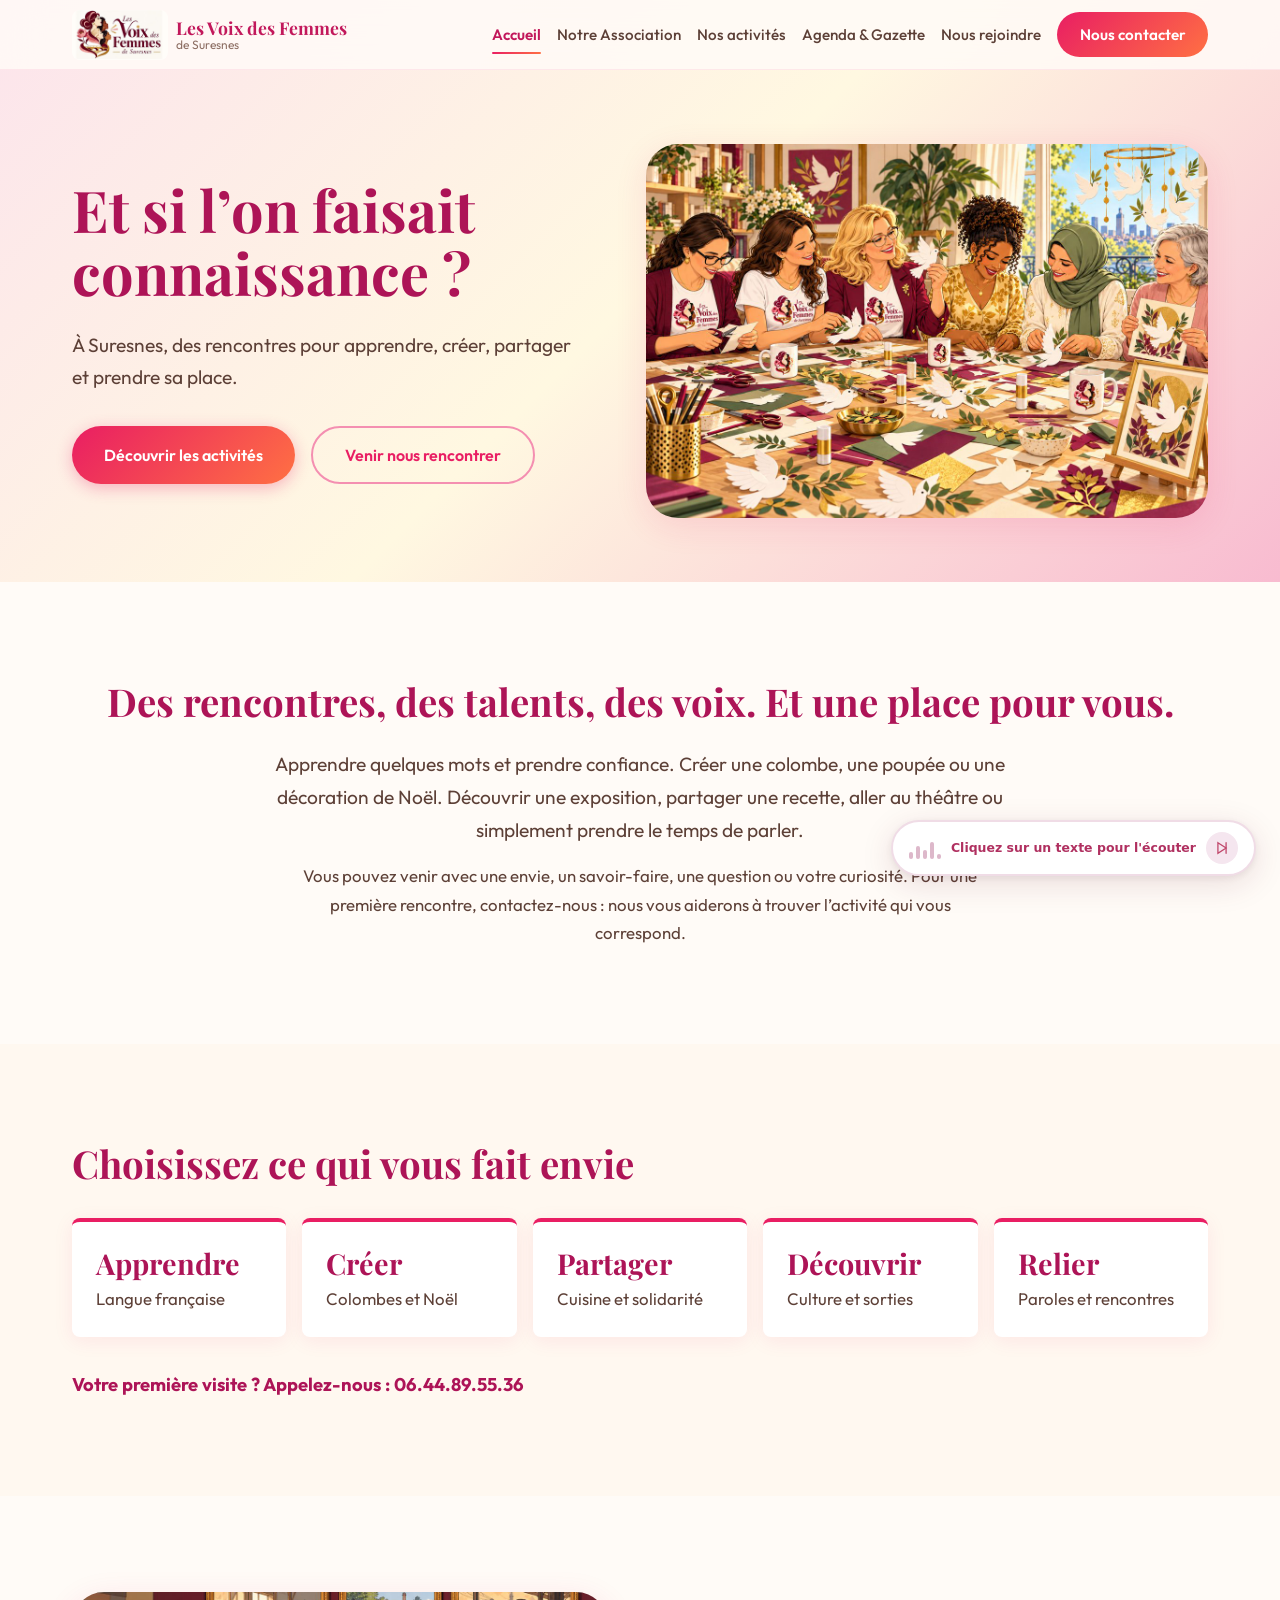
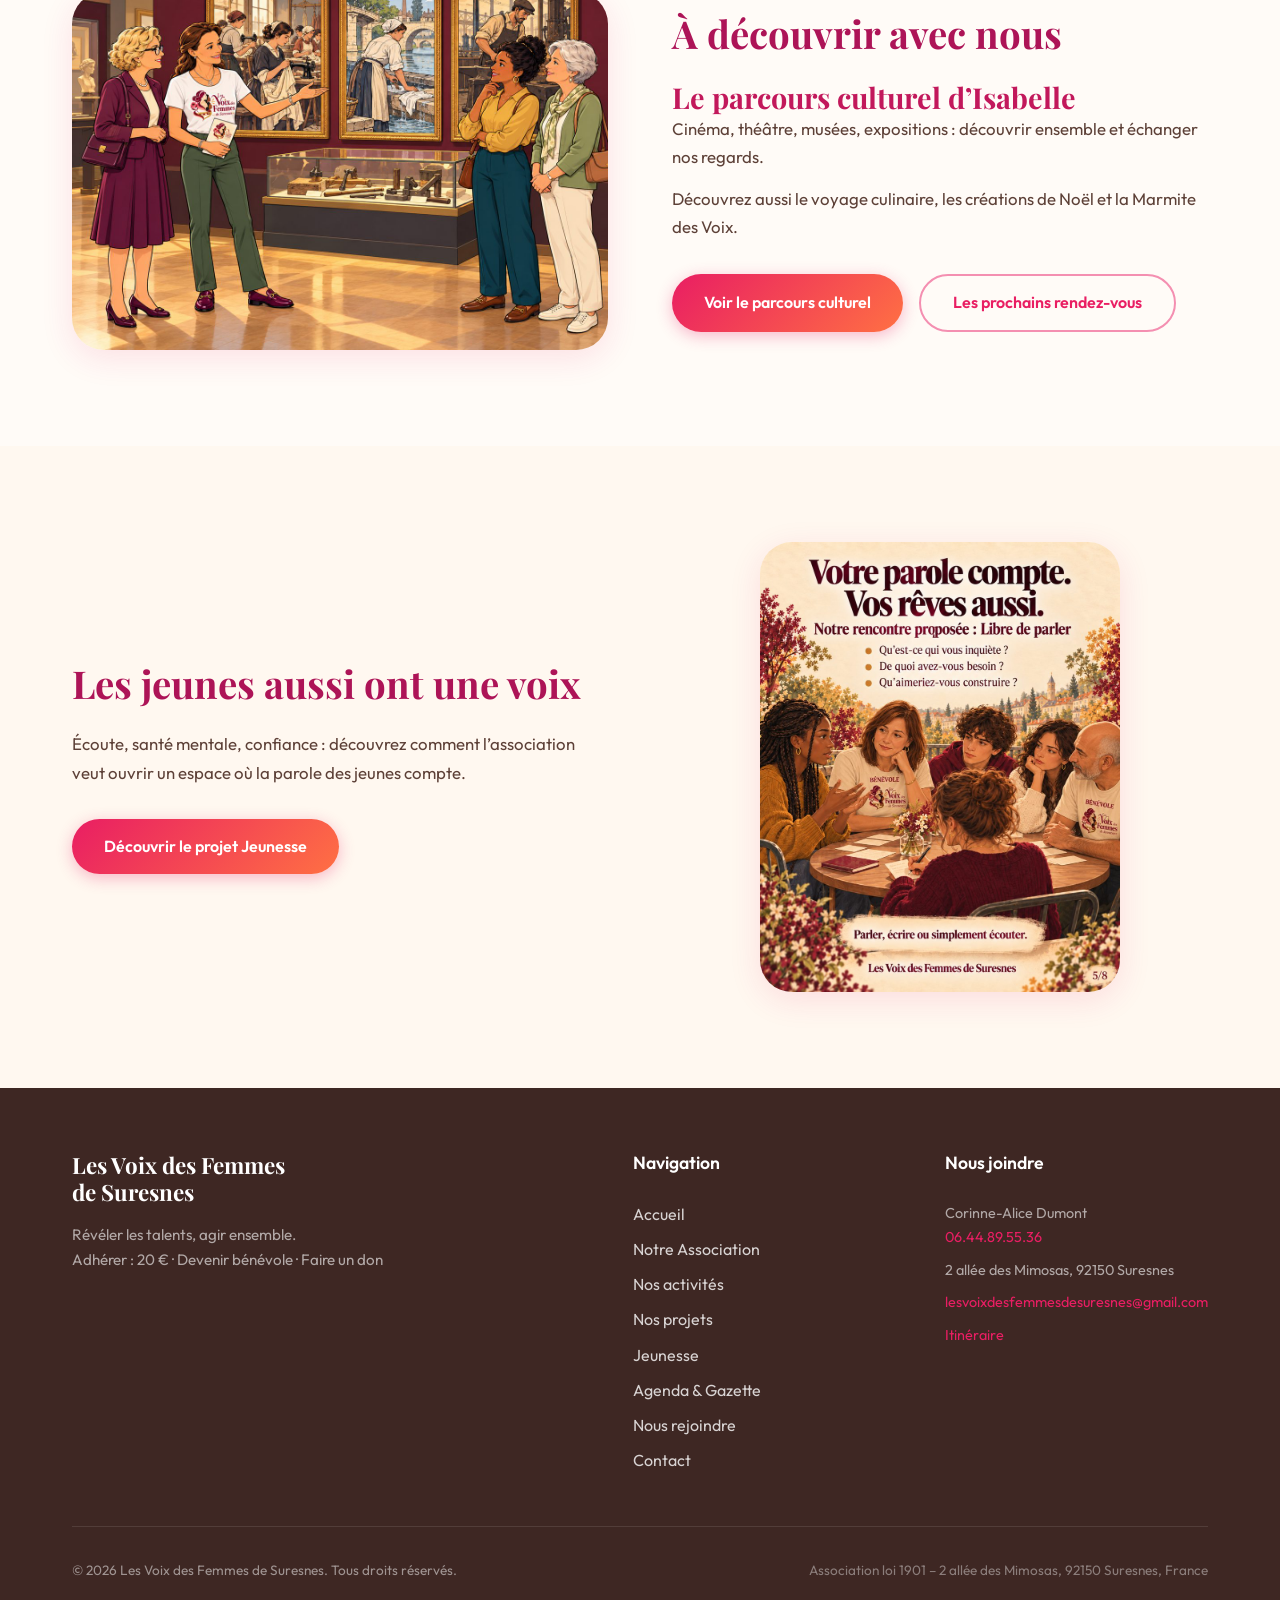
<file: index.html>
<!DOCTYPE html>
<html lang="fr">
<head>
    <meta charset="UTF-8">
    <meta name="viewport" content="width=device-width, initial-scale=1.0">
    <meta name="description" content="Les Voix des Femmes de Suresnes : des rencontres pour apprendre, créer, partager et prendre sa place. 2 allée des Mimosas, Suresnes.">
    <title>Accueil - Les Voix des Femmes de Suresnes</title>
    <link rel="stylesheet" href="styles.css">
</head>
<body>
    <nav class="navbar" id="navbar">
        <div class="nav-container">
            <a href="index.html" class="nav-logo">
                <img src="images/logo_voix_des_femmes.png" alt="Logo Les Voix des Femmes de Suresnes">
                <div class="nav-logo-text">Les Voix des Femmes <span>de Suresnes</span></div>
            </a>
            <div class="nav-links" id="nav-links">
                <a href="index.html" class="active">Accueil</a>
                <a href="association.html">Notre Association</a>
                <a href="activites.html">Nos activités</a>
                <a href="agenda.html">Agenda & Gazette</a>
                <a href="rejoindre.html">Nous rejoindre</a>
                <a href="contact.html" class="nav-cta">Nous contacter</a>
            </div>
            <button class="nav-toggle" id="nav-toggle" aria-label="Menu de navigation"><span></span><span></span><span></span></button>
        </div>
    </nav>

    <section class="accueil-hero">
        <div class="container wrap">
            <div>
                <h1>Et si l’on faisait connaissance ?</h1>
                <p class="lead">À Suresnes, des rencontres pour apprendre, créer, partager et prendre sa place.</p>
                <div class="btn-row">
                    <a href="activites.html" class="btn btn-primary">Découvrir les activités</a>
                    <a href="contact.html" class="btn btn-outline">Venir nous rencontrer</a>
                </div>
            </div>
            <img src="images/colombes.jpg" alt="Des femmes réunies autour d’une table découpent des colombes en papier">
        </div>
    </section>

    <section class="block">
        <div class="container">
            <h2 class="center">Des rencontres, des talents, des voix. Et une place pour vous.</h2>
            <p class="lead center">Apprendre quelques mots et prendre confiance. Créer une colombe, une poupée ou une décoration de Noël. Découvrir une exposition, partager une recette, aller au théâtre ou simplement prendre le temps de parler.</p>
            <p class="center" style="max-width:62ch;margin-top:1rem">Vous pouvez venir avec une envie, un savoir-faire, une question ou votre curiosité. Pour une première rencontre, contactez-nous : nous vous aiderons à trouver l’activité qui vous correspond.</p>
        </div>
    </section>

    <section class="block alt">
        <div class="container">
            <h2>Choisissez ce qui vous fait envie</h2>
            <div class="entries">
                <a class="entry" href="activites.html#apprendre"><h3>Apprendre</h3><p>Langue française</p></a>
                <a class="entry" href="activites.html#creer"><h3>Créer</h3><p>Colombes et Noël</p></a>
                <a class="entry" href="activites.html#partager"><h3>Partager</h3><p>Cuisine et solidarité</p></a>
                <a class="entry" href="activites.html#decouvrir"><h3>Découvrir</h3><p>Culture et sorties</p></a>
                <a class="entry" href="activites.html#relier"><h3>Relier</h3><p>Paroles et rencontres</p></a>
            </div>
            <p class="cta-call">Votre première visite ? Appelez-nous : <a href="tel:0644895536">06.44.89.55.36</a></p>
        </div>
    </section>

    <section class="block">
        <div class="container split">
            <img class="photo" src="images/culture.jpg" alt="Isabelle et un groupe visitent une exposition dans un musée">
            <div>
                <h2>À découvrir avec nous</h2>
                <h3 style="font-family:var(--font-display);color:var(--rose-deep)">Le parcours culturel d’Isabelle</h3>
                <p>Cinéma, théâtre, musées, expositions : découvrir ensemble et échanger nos regards.</p>
                <p style="margin-top:.8rem">Découvrez aussi le voyage culinaire, les créations de Noël et la Marmite des Voix.</p>
                <div class="btn-row">
                    <a href="activites.html#decouvrir" class="btn btn-primary">Voir le parcours culturel</a>
                    <a href="agenda.html" class="btn btn-outline">Les prochains rendez-vous</a>
                </div>
            </div>
        </div>
    </section>

    <section class="block alt">
        <div class="container split">
            <div>
                <h2>Les jeunes aussi ont une voix</h2>
                <p>Écoute, santé mentale, confiance : découvrez comment l’association veut ouvrir un espace où la parole des jeunes compte.</p>
                <div class="btn-row"><a href="jeunesse.html" class="btn btn-primary">Découvrir le projet Jeunesse</a></div>
            </div>
            <img class="photo" src="images/jeunesse-5.jpg" alt="Des jeunes et des bénévoles échangent autour d’une table ronde" style="max-width:360px;margin:auto">
        </div>
    </section>
    <footer class="footer">
        <div class="container">
            <div class="footer-grid">
                <div class="footer-brand">
                    <h3>Les Voix des Femmes <br>de Suresnes</h3>
                    <p>Révéler les talents, agir ensemble.<br>Adhérer : 20 € · <a href="rejoindre.html#benevole">Devenir bénévole</a> · <a href="rejoindre.html#don">Faire un don</a></p>
                </div>
                <div class="footer-links">
                    <h4>Navigation</h4>
                    <a href="index.html">Accueil</a>
                    <a href="association.html">Notre Association</a>
                    <a href="activites.html">Nos activités</a>
                    <a href="projets.html">Nos projets</a>
                    <a href="jeunesse.html">Jeunesse</a>
                    <a href="agenda.html">Agenda &amp; Gazette</a>
                    <a href="rejoindre.html">Nous rejoindre</a>
                    <a href="contact.html">Contact</a>
                </div>
                <div class="footer-hours">
                    <h4>Nous joindre</h4>
                    <p>Corinne-Alice Dumont<br><a href="tel:0644895536">06.44.89.55.36</a></p>
                    <p>2 allée des Mimosas, 92150 Suresnes</p>
                    <p><a href="mailto:lesvoixdesfemmesdesuresnes@gmail.com">lesvoixdesfemmesdesuresnes@gmail.com</a></p>
                    <p><a href="https://www.google.com/maps/dir/?api=1&destination=2+all%C3%A9e+des+Mimosas+92150+Suresnes" target="_blank" rel="noopener">Itinéraire</a></p>
                </div>
            </div>
            <div class="footer-bottom">
                <p>&copy; 2026 Les Voix des Femmes de Suresnes. Tous droits réservés.</p>
                <p class="legal-text">Association loi 1901 – 2 allée des Mimosas, 92150 Suresnes, France</p>
            </div>
        </div>
    </footer>
    <script src="voice-reader.js"></script>
    <script src="site.js"></script>
</body>
</html>
</file>
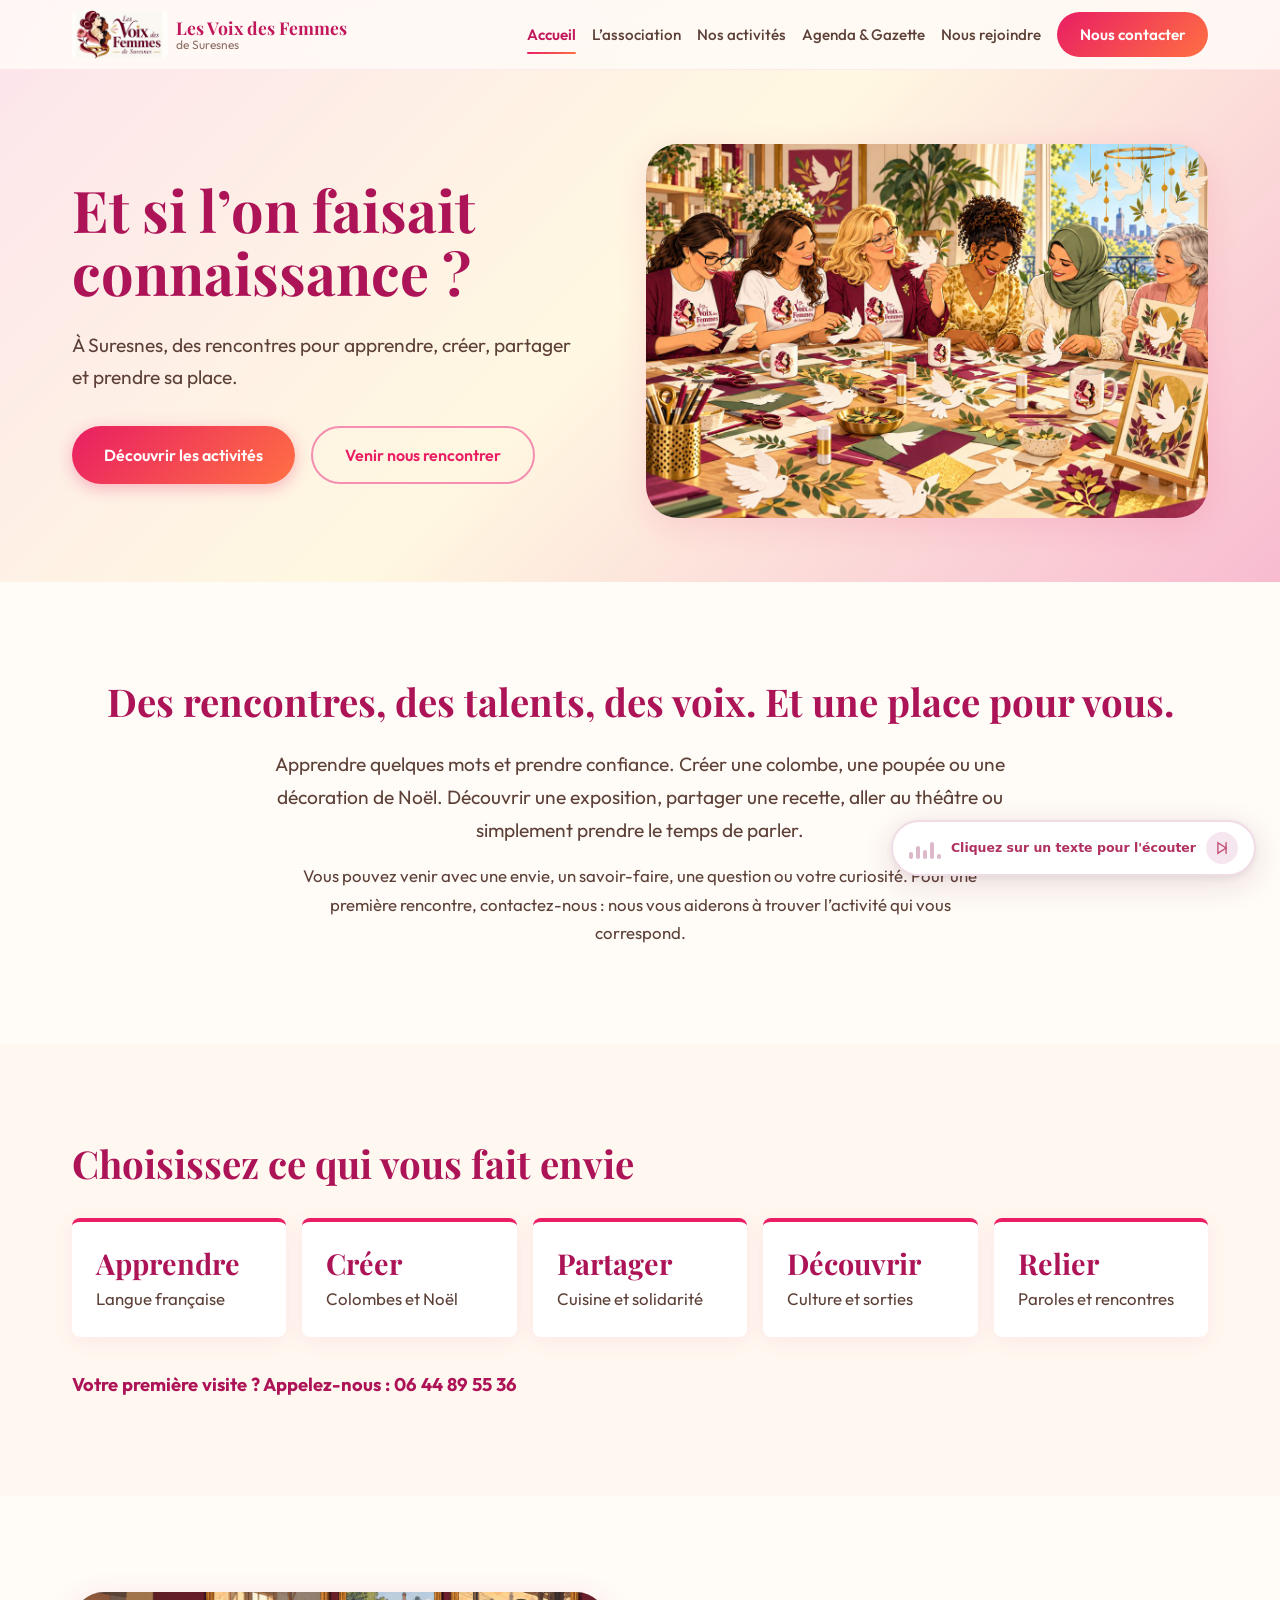
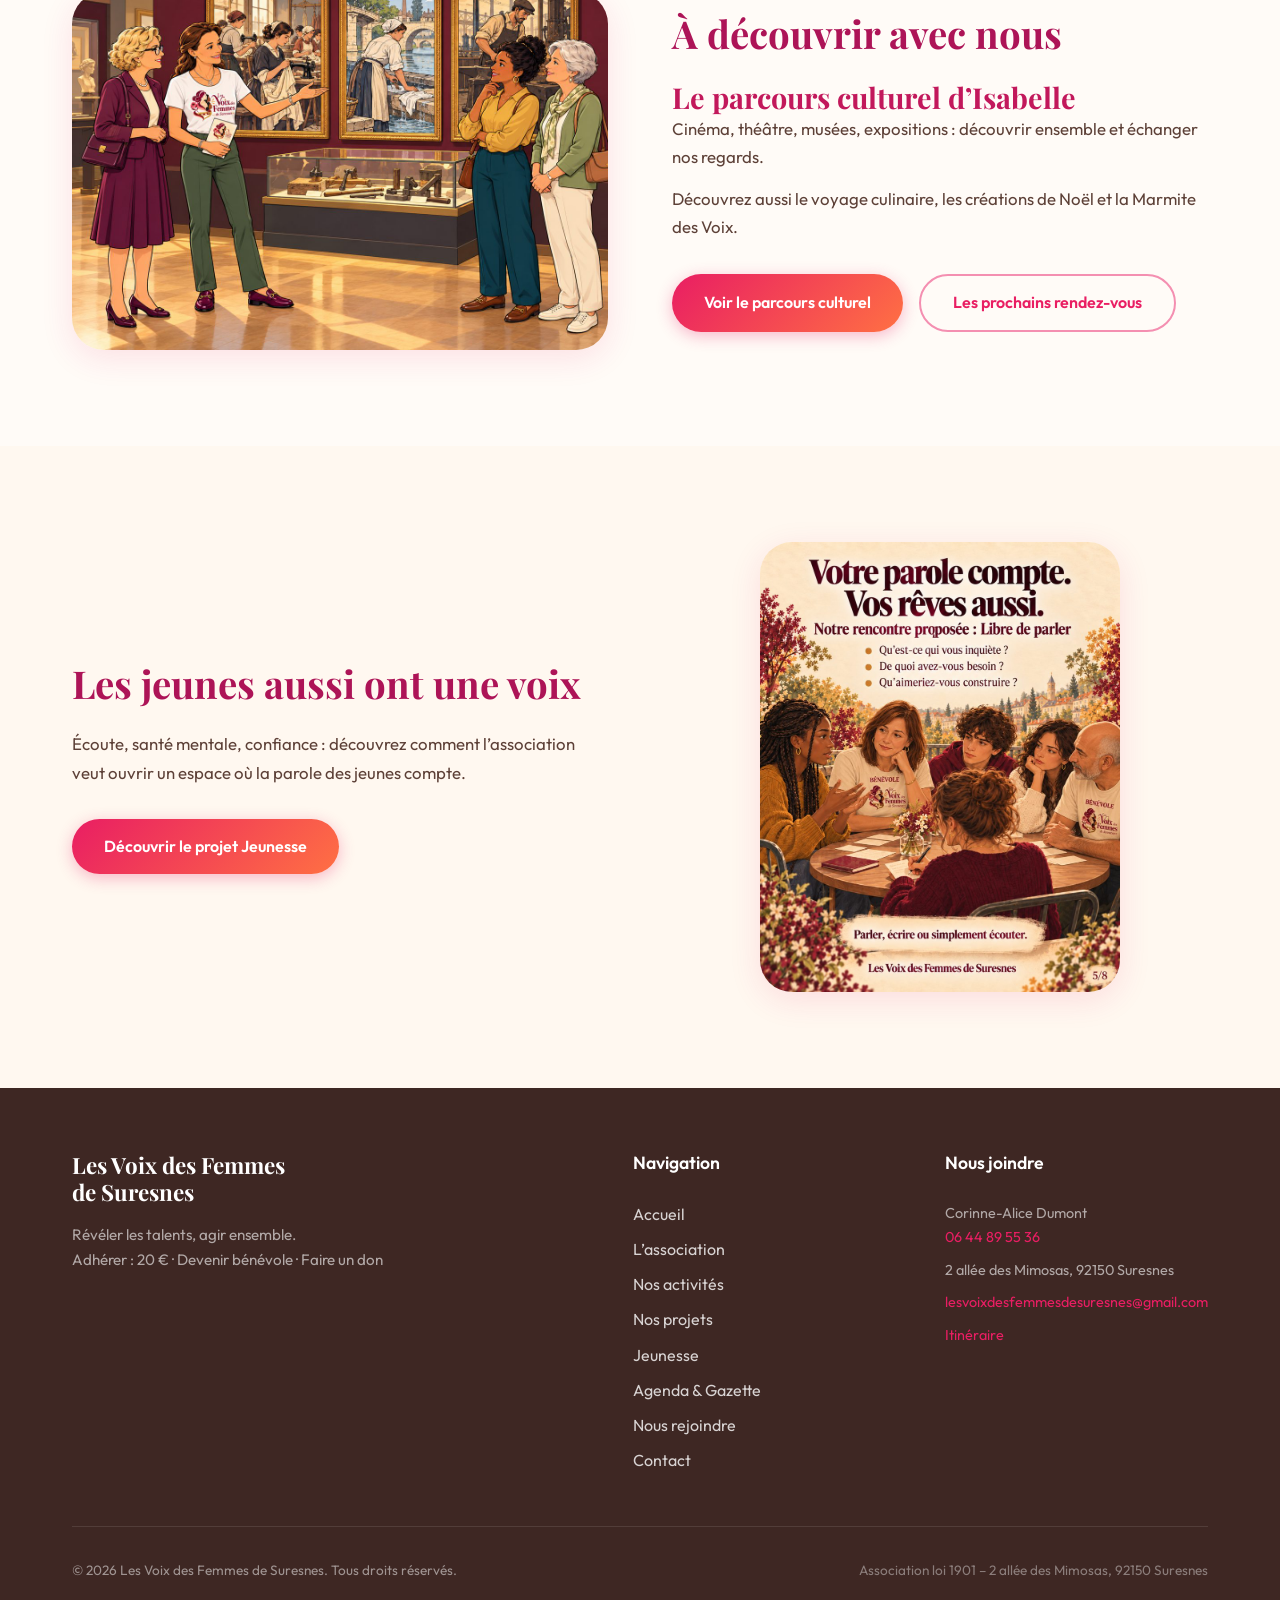
<file: siteweb/site/index.html>
<!DOCTYPE html>
<html lang="fr">
<head>
    <meta charset="UTF-8">
    <meta name="viewport" content="width=device-width, initial-scale=1.0">
    <meta name="description" content="Les Voix des Femmes de Suresnes : des rencontres pour apprendre, créer, partager et prendre sa place. 2 allée des Mimosas, Suresnes.">
    <title>Accueil - Les Voix des Femmes de Suresnes</title>
    <link rel="stylesheet" href="styles.css">
</head>
<body>
    <nav class="navbar" id="navbar">
        <div class="nav-container">
            <a href="index.html" class="nav-logo">
                <img src="images/logo_voix_des_femmes.png" alt="Logo Les Voix des Femmes de Suresnes">
                <div class="nav-logo-text">Les Voix des Femmes <span>de Suresnes</span></div>
            </a>
            <div class="nav-links" id="nav-links">
                <a href="index.html" class="active">Accueil</a>
                <a href="association.html">L’association</a>
                <a href="activites.html">Nos activités</a>
                <a href="agenda.html">Agenda & Gazette</a>
                <a href="rejoindre.html">Nous rejoindre</a>
                <a href="contact.html" class="nav-cta">Nous contacter</a>
            </div>
            <button class="nav-toggle" id="nav-toggle" aria-label="Menu de navigation"><span></span><span></span><span></span></button>
        </div>
    </nav>

    <section class="accueil-hero">
        <div class="container wrap">
            <div>
                <h1>Et si l’on faisait connaissance ?</h1>
                <p class="lead">À Suresnes, des rencontres pour apprendre, créer, partager et prendre sa place.</p>
                <div class="btn-row">
                    <a href="activites.html" class="btn btn-primary">Découvrir les activités</a>
                    <a href="contact.html" class="btn btn-outline">Venir nous rencontrer</a>
                </div>
            </div>
            <img src="images/colombes.jpg" alt="Des femmes réunies autour d’une table découpent des colombes en papier">
        </div>
    </section>

    <section class="block">
        <div class="container">
            <h2 class="center">Des rencontres, des talents, des voix. Et une place pour vous.</h2>
            <p class="lead center">Apprendre quelques mots et prendre confiance. Créer une colombe, une poupée ou une décoration de Noël. Découvrir une exposition, partager une recette, aller au théâtre ou simplement prendre le temps de parler.</p>
            <p class="center" style="max-width:62ch;margin-top:1rem">Vous pouvez venir avec une envie, un savoir-faire, une question ou votre curiosité. Pour une première rencontre, contactez-nous : nous vous aiderons à trouver l’activité qui vous correspond.</p>
        </div>
    </section>

    <section class="block alt">
        <div class="container">
            <h2>Choisissez ce qui vous fait envie</h2>
            <div class="entries">
                <a class="entry" href="activites.html#apprendre"><h3>Apprendre</h3><p>Langue française</p></a>
                <a class="entry" href="activites.html#creer"><h3>Créer</h3><p>Colombes et Noël</p></a>
                <a class="entry" href="activites.html#partager"><h3>Partager</h3><p>Cuisine et solidarité</p></a>
                <a class="entry" href="activites.html#decouvrir"><h3>Découvrir</h3><p>Culture et sorties</p></a>
                <a class="entry" href="activites.html#relier"><h3>Relier</h3><p>Paroles et rencontres</p></a>
            </div>
            <p class="cta-call">Votre première visite ? Appelez-nous : <a href="tel:0644895536">06 44 89 55 36</a></p>
        </div>
    </section>

    <section class="block">
        <div class="container split">
            <img class="photo" src="images/culture.jpg" alt="Isabelle et un groupe visitent une exposition dans un musée">
            <div>
                <h2>À découvrir avec nous</h2>
                <h3 style="font-family:var(--font-display);color:var(--rose-deep)">Le parcours culturel d’Isabelle</h3>
                <p>Cinéma, théâtre, musées, expositions : découvrir ensemble et échanger nos regards.</p>
                <p style="margin-top:.8rem">Découvrez aussi le voyage culinaire, les créations de Noël et la Marmite des Voix.</p>
                <div class="btn-row">
                    <a href="activites.html#decouvrir" class="btn btn-primary">Voir le parcours culturel</a>
                    <a href="agenda.html" class="btn btn-outline">Les prochains rendez-vous</a>
                </div>
            </div>
        </div>
    </section>

    <section class="block alt">
        <div class="container split">
            <div>
                <h2>Les jeunes aussi ont une voix</h2>
                <p>Écoute, santé mentale, confiance : découvrez comment l’association veut ouvrir un espace où la parole des jeunes compte.</p>
                <div class="btn-row"><a href="jeunesse.html" class="btn btn-primary">Découvrir le projet Jeunesse</a></div>
            </div>
            <img class="photo" src="images/jeunesse-5.jpg" alt="Des jeunes et des bénévoles échangent autour d’une table ronde" style="max-width:360px;margin:auto">
        </div>
    </section>
    <footer class="footer">
        <div class="container">
            <div class="footer-grid">
                <div class="footer-brand">
                    <h3>Les Voix des Femmes <br>de Suresnes</h3>
                    <p>Révéler les talents, agir ensemble.<br>Adhérer : 20 € · <a href="rejoindre.html#benevole">Devenir bénévole</a> · <a href="rejoindre.html#don">Faire un don</a></p>
                </div>
                <div class="footer-links">
                    <h4>Navigation</h4>
                    <a href="index.html">Accueil</a>
                    <a href="association.html">L’association</a>
                    <a href="activites.html">Nos activités</a>
                    <a href="projets.html">Nos projets</a>
                    <a href="jeunesse.html">Jeunesse</a>
                    <a href="agenda.html">Agenda &amp; Gazette</a>
                    <a href="rejoindre.html">Nous rejoindre</a>
                    <a href="contact.html">Contact</a>
                </div>
                <div class="footer-hours">
                    <h4>Nous joindre</h4>
                    <p>Corinne-Alice Dumont<br><a href="tel:0644895536">06 44 89 55 36</a></p>
                    <p>2 allée des Mimosas, 92150 Suresnes</p>
                    <p><a href="mailto:lesvoixdesfemmesdesuresnes@gmail.com">lesvoixdesfemmesdesuresnes@gmail.com</a></p>
                    <p><a href="https://www.google.com/maps/dir/?api=1&destination=2+all%C3%A9e+des+Mimosas+92150+Suresnes" target="_blank" rel="noopener">Itinéraire</a></p>
                </div>
            </div>
            <div class="footer-bottom">
                <p>&copy; 2026 Les Voix des Femmes de Suresnes. Tous droits réservés.</p>
                <p class="legal-text">Association loi 1901 – 2 allée des Mimosas, 92150 Suresnes</p>
            </div>
        </div>
    </footer>
    <script src="voice-reader.js"></script>
    <script src="site.js"></script>
</body>
</html>
</file>
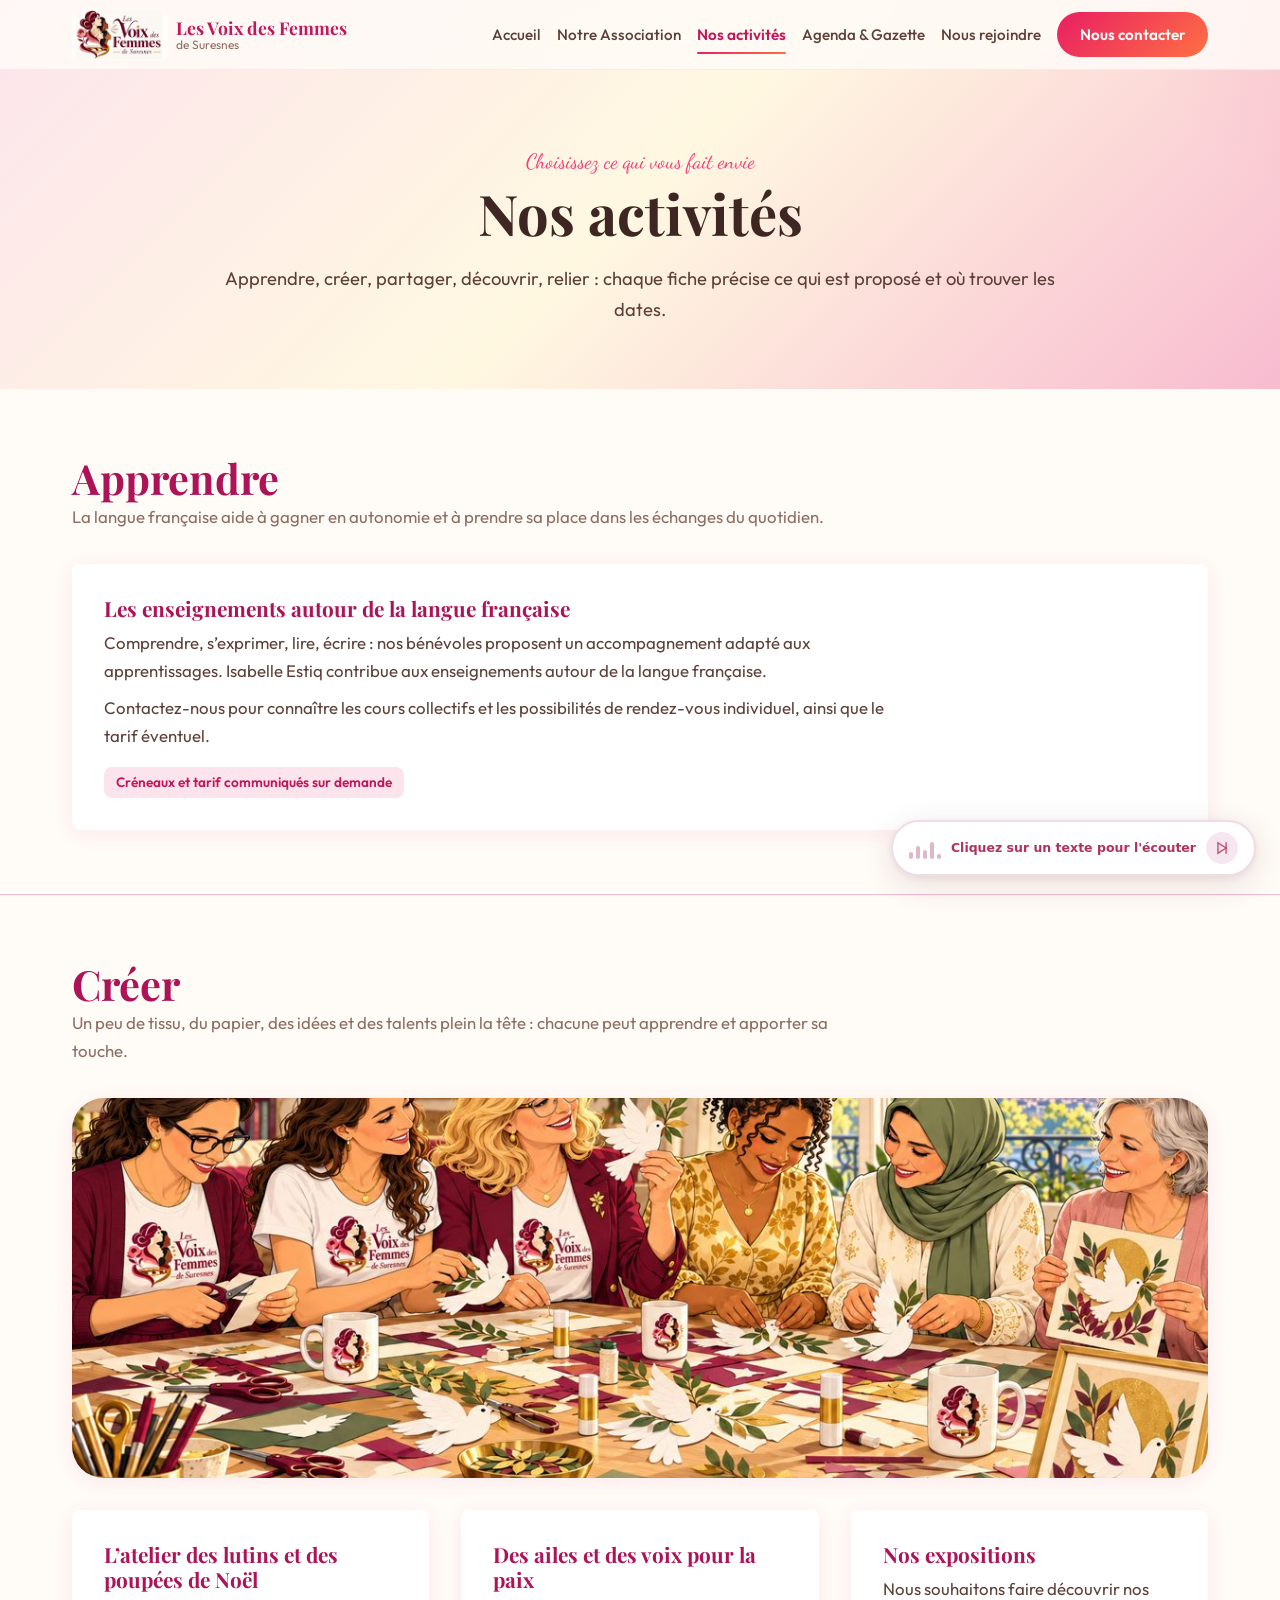
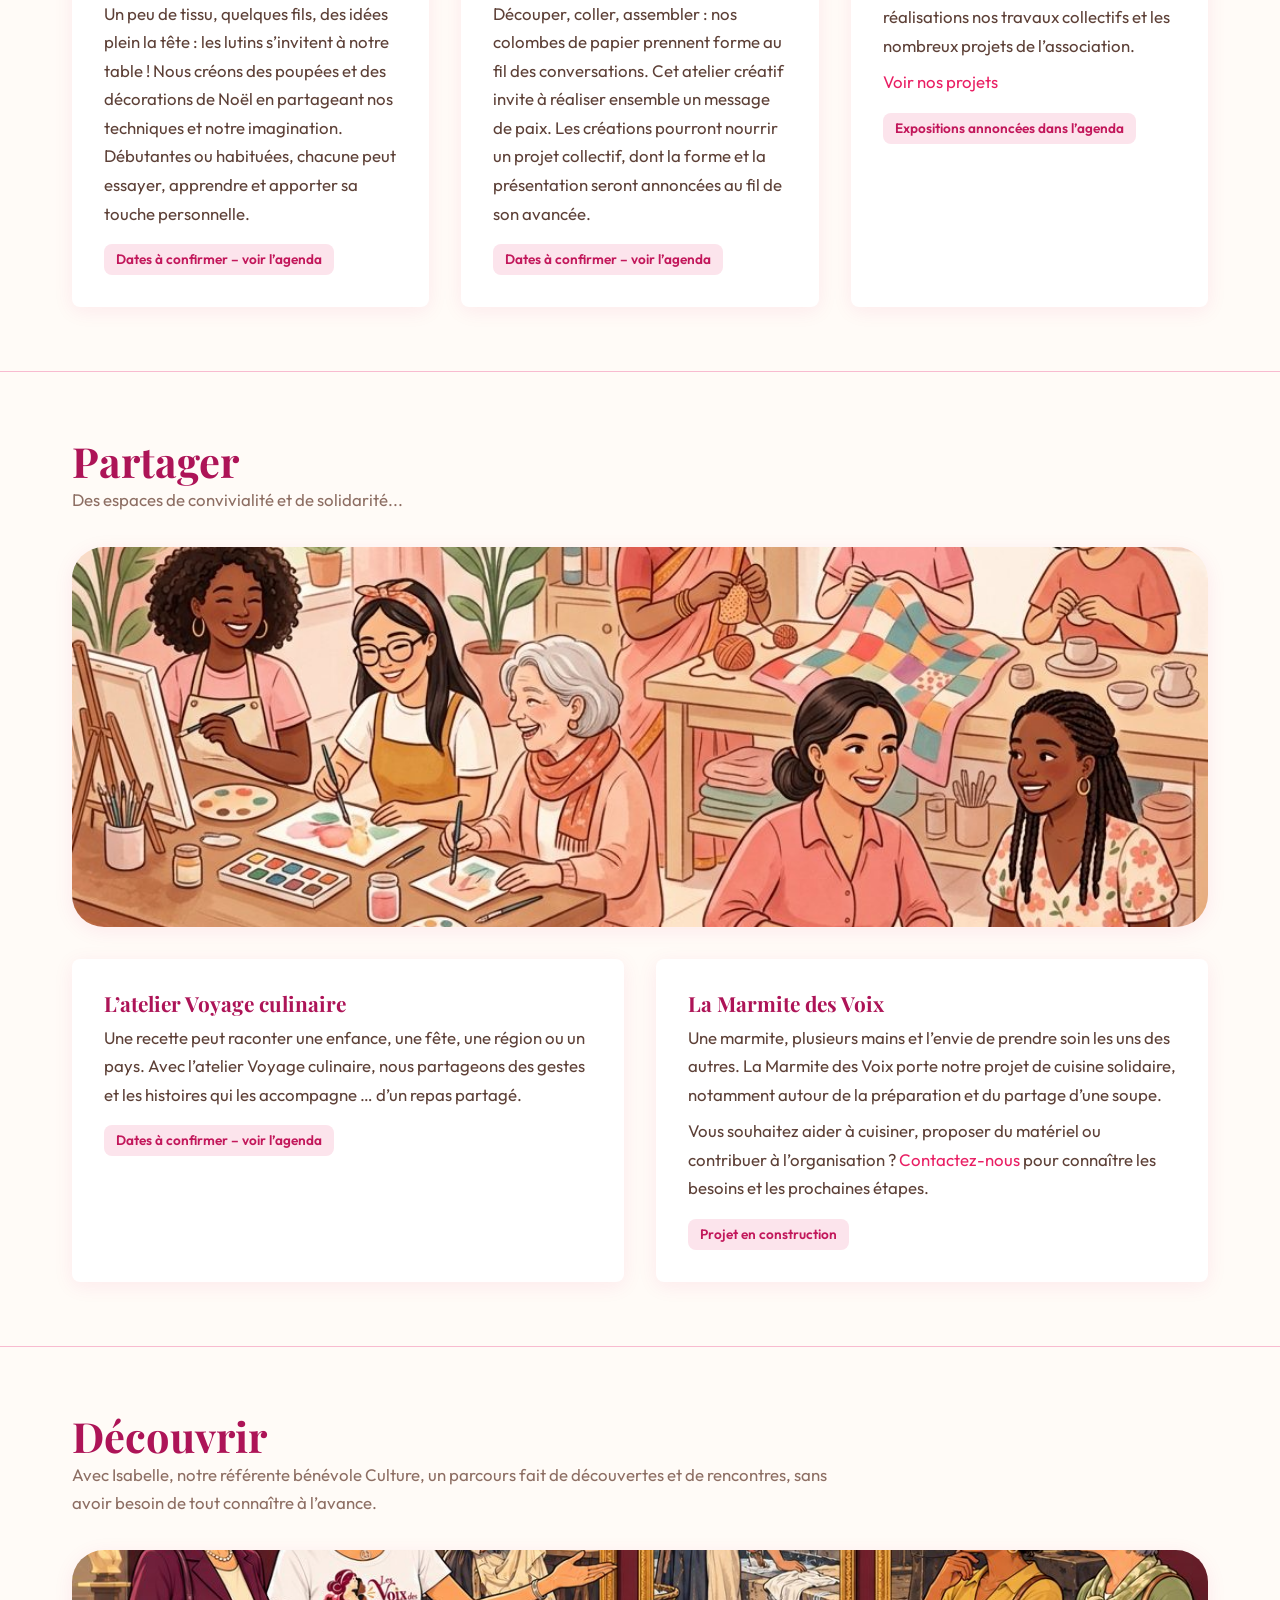
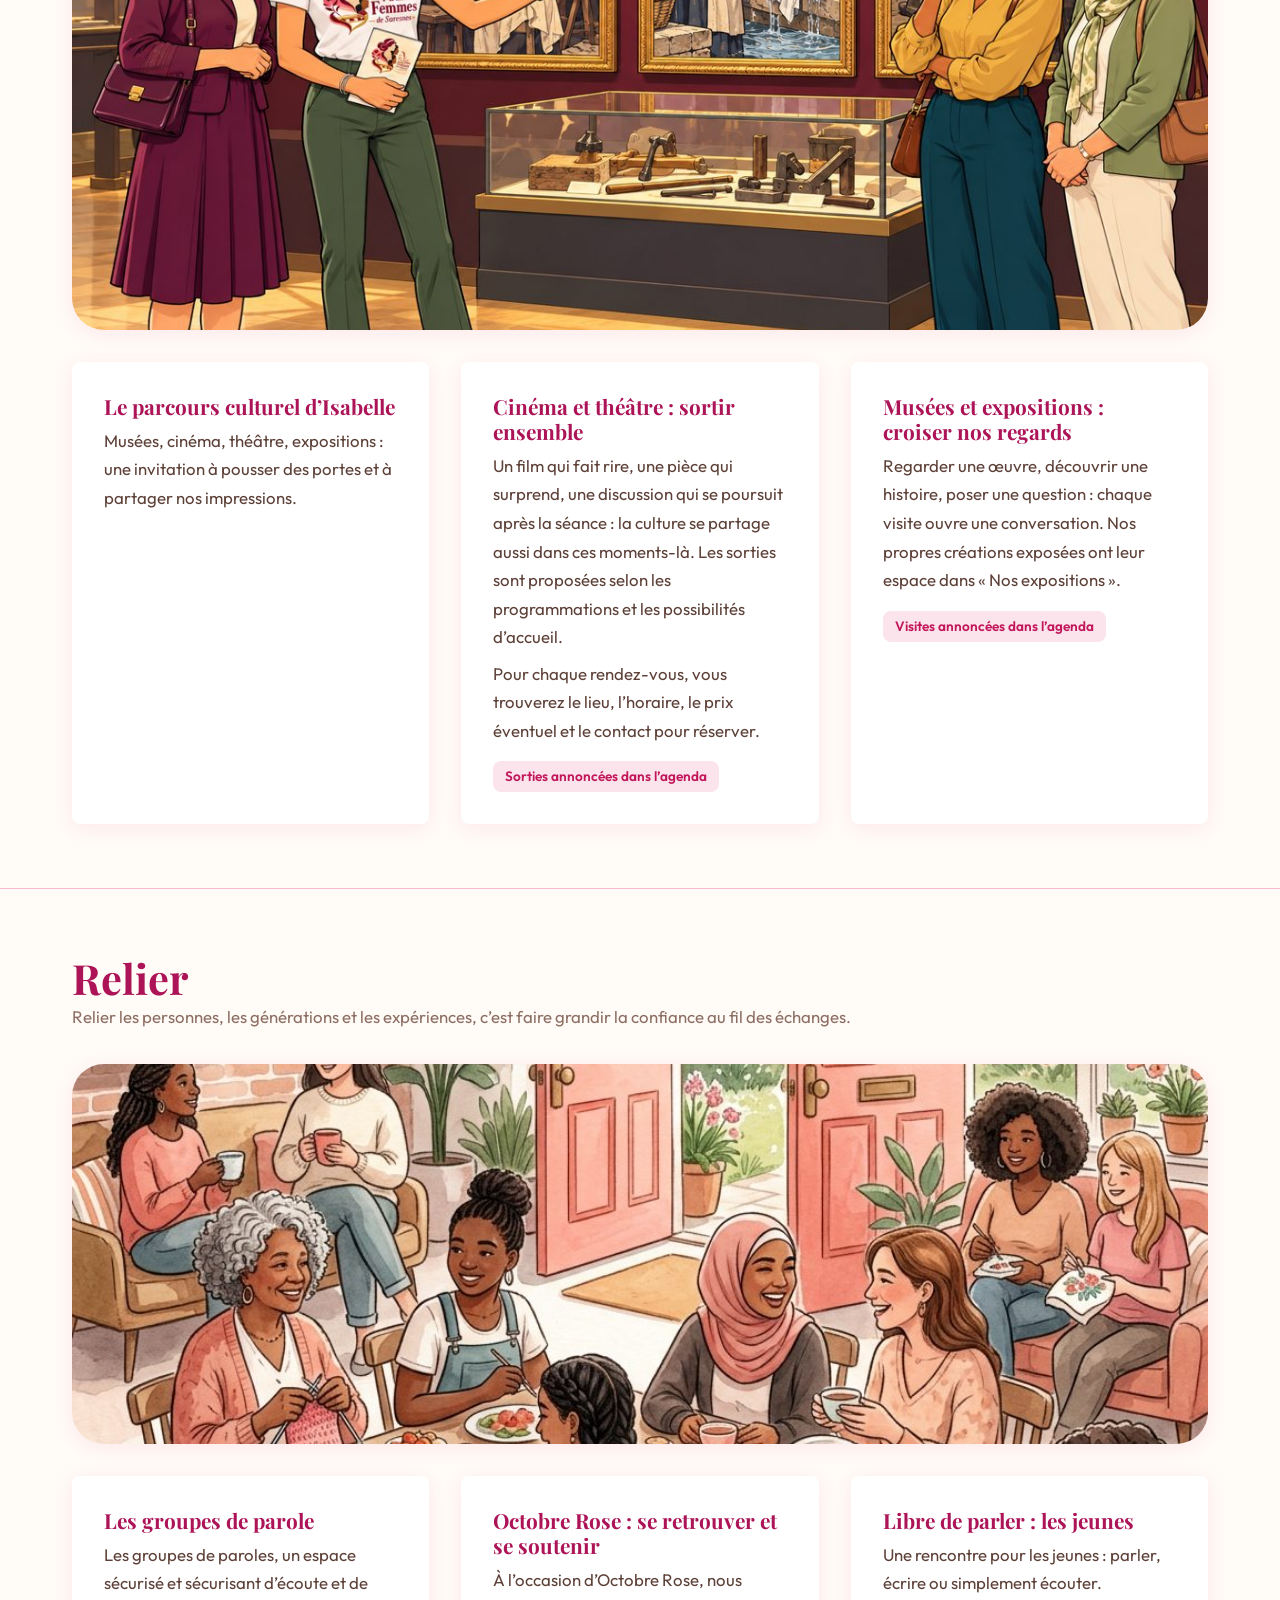
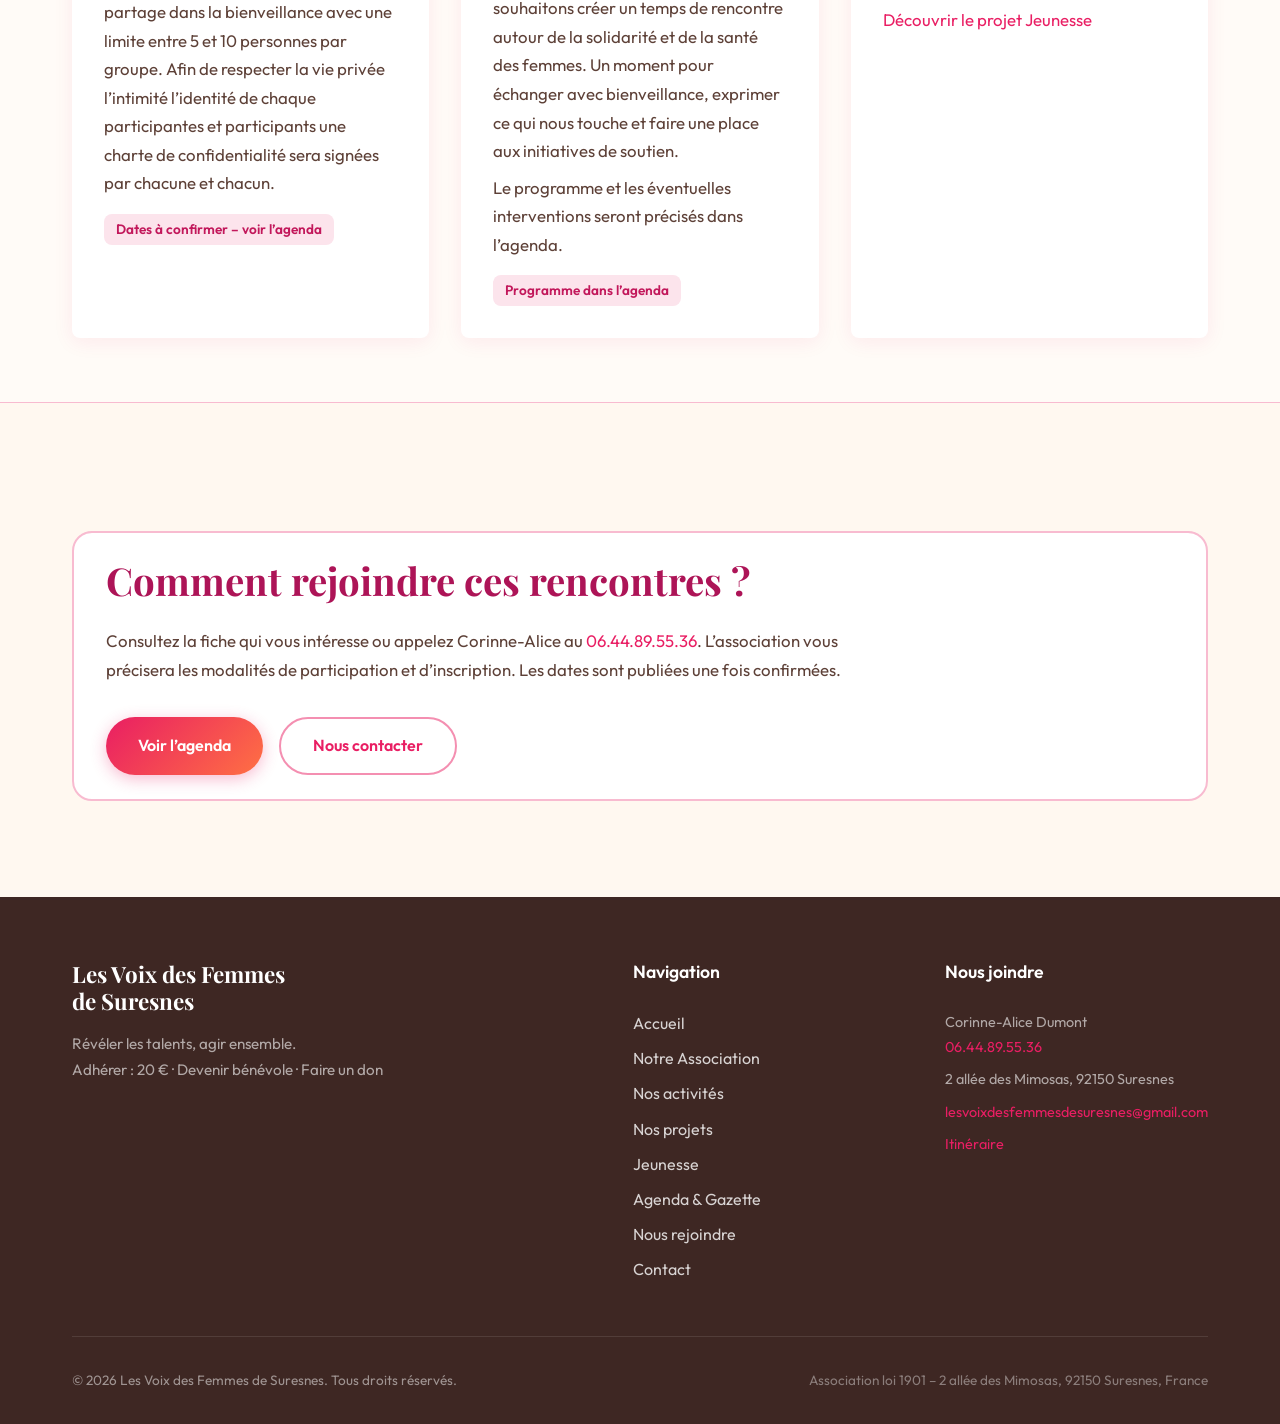
<file: activites.html>
<!DOCTYPE html>
<html lang="fr">
<head>
    <meta charset="UTF-8">
    <meta name="viewport" content="width=device-width, initial-scale=1.0">
    <meta name="description" content="Apprendre, créer, partager, découvrir, relier : toutes les activités des Voix des Femmes de Suresnes.">
    <title>Nos activités - Les Voix des Femmes de Suresnes</title>
    <link rel="stylesheet" href="styles.css">
</head>
<body>
    <nav class="navbar" id="navbar">
        <div class="nav-container">
            <a href="index.html" class="nav-logo">
                <img src="images/logo_voix_des_femmes.png" alt="Logo Les Voix des Femmes de Suresnes">
                <div class="nav-logo-text">Les Voix des Femmes <span>de Suresnes</span></div>
            </a>
            <div class="nav-links" id="nav-links">
                <a href="index.html">Accueil</a>
                <a href="association.html">Notre Association</a>
                <a href="activites.html" class="active">Nos activités</a>
                <a href="agenda.html">Agenda & Gazette</a>
                <a href="rejoindre.html">Nous rejoindre</a>
                <a href="contact.html" class="nav-cta">Nous contacter</a>
            </div>
            <button class="nav-toggle" id="nav-toggle" aria-label="Menu de navigation"><span></span><span></span><span></span></button>
        </div>
    </nav>
    <section class="page-header">
        <div class="container">
            <span class="section-subtitle">Choisissez ce qui vous fait envie</span>
            <h1>Nos activités</h1>
            <p>Apprendre, créer, partager, découvrir, relier : chaque fiche précise ce qui est proposé et où trouver les dates.</p>
        </div>
    </section>
    <section class="act-section" id="apprendre">
        <div class="container">
            <h2>Apprendre</h2>
            <p class="intro">La langue française aide à gagner en autonomie et à prendre sa place dans les échanges du quotidien.</p>
            
            <div class="fiches">
<article class="fiche"><h3>Les enseignements autour de la langue française</h3><p>Comprendre, s’exprimer, lire, écrire : nos bénévoles proposent un accompagnement adapté aux apprentissages. Isabelle Estiq contribue aux enseignements autour de la langue française.</p><p>Contactez-nous pour connaître les cours collectifs et les possibilités de rendez-vous individuel, ainsi que le tarif éventuel.</p><span class="statut">Créneaux et tarif communiqués sur demande</span></article>
            </div>
        </div>
    </section>
    <section class="act-section" id="creer">
        <div class="container">
            <h2>Créer</h2>
            <p class="intro">Un peu de tissu, du papier, des idées et des talents plein la tête : chacune peut apprendre et apporter sa touche.</p>
            <img class="section-photo" src="images/colombes.jpg" alt="Des femmes découpent et assemblent des colombes en papier">
            <div class="fiches">
<article class="fiche"><h3>L’atelier des lutins et des poupées de Noël</h3><p>Un peu de tissu, quelques fils, des idées plein la tête : les lutins s’invitent à notre table ! Nous créons des poupées et des décorations de Noël en partageant nos techniques et notre imagination. Débutantes ou habituées, chacune peut essayer, apprendre et apporter sa touche personnelle.</p><span class="statut">Dates à confirmer – voir l’agenda</span></article>
<article class="fiche"><h3>Des ailes et des voix pour la paix</h3><p>Découper, coller, assembler : nos colombes de papier prennent forme au fil des conversations. Cet atelier créatif invite à réaliser ensemble un message de paix. Les créations pourront nourrir un projet collectif, dont la forme et la présentation seront annoncées au fil de son avancée.</p><span class="statut">Dates à confirmer – voir l’agenda</span></article>
<article class="fiche"><h3>Nos expositions</h3><p>Nous souhaitons faire découvrir nos réalisations nos travaux collectifs et les nombreux projets de l’association.</p><p><a href="projets.html">Voir nos projets</a></p><span class="statut">Expositions annoncées dans l’agenda</span></article>
            </div>
        </div>
    </section>
    <section class="act-section" id="partager">
        <div class="container">
            <h2>Partager</h2>
            <p class="intro">Des espaces de convivialité et de solidarité...</p>
            <img class="section-photo" src="images/activities.jpg" alt="Des femmes cuisinent, peignent et cousent ensemble dans un atelier">
            <div class="fiches">
<article class="fiche"><h3>L’atelier Voyage culinaire</h3><p>Une recette peut raconter une enfance, une fête, une région ou un pays. Avec l’atelier Voyage culinaire, nous partageons des gestes et les histoires qui les accompagne … d’un repas partagé. </p><span class="statut">Dates à confirmer – voir l’agenda</span></article>
<article class="fiche"><h3>La Marmite des Voix</h3><p>Une marmite, plusieurs mains et l’envie de prendre soin les uns des autres. La Marmite des Voix porte notre projet de cuisine solidaire, notamment autour de la préparation et du partage d’une soupe.</p><p>Vous souhaitez aider à cuisiner, proposer du matériel ou contribuer à l’organisation ? <a href="contact.html">Contactez-nous</a> pour connaître les besoins et les prochaines étapes.</p><span class="statut">Projet en construction</span></article>
            </div>
        </div>
    </section>
    <section class="act-section" id="decouvrir">
        <div class="container">
            <h2>Découvrir</h2>
            <p class="intro">Avec Isabelle, notre référente bénévole Culture, un parcours fait de découvertes et de rencontres, sans avoir besoin de tout connaître à l’avance.</p>
            <img class="section-photo" src="images/culture.jpg" alt="Un groupe visite une exposition avec Isabelle">
            <div class="fiches">
<article class="fiche"><h3>Le parcours culturel d’Isabelle</h3><p>Musées, cinéma, théâtre, expositions : une invitation à pousser des portes et à partager nos impressions.</p></article>
<article class="fiche"><h3>Cinéma et théâtre : sortir ensemble</h3><p>Un film qui fait rire, une pièce qui surprend, une discussion qui se poursuit après la séance : la culture se partage aussi dans ces moments-là. Les sorties sont proposées selon les programmations et les possibilités d’accueil.</p><p>Pour chaque rendez-vous, vous trouverez le lieu, l’horaire, le prix éventuel et le contact pour réserver.</p><span class="statut">Sorties annoncées dans l’agenda</span></article>
<article class="fiche"><h3>Musées et expositions : croiser nos regards</h3><p>Regarder une œuvre, découvrir une histoire, poser une question : chaque visite ouvre une conversation. Nos propres créations exposées ont leur espace dans « Nos expositions ».</p><span class="statut">Visites annoncées dans l’agenda</span></article>
            </div>
        </div>
    </section>
    <section class="act-section" id="relier">
        <div class="container">
            <h2>Relier</h2>
            <p class="intro">Relier les personnes, les générations et les expériences, c’est faire grandir la confiance au fil des échanges.</p>
            <img class="section-photo" src="images/hero.jpg" alt="Des femmes de tous âges se retrouvent autour d’un thé et d’un goûter">
            <div class="fiches">
<article class="fiche"><h3>Les groupes de parole</h3><p>Les groupes de paroles, un espace sécurisé et sécurisant d’écoute et de partage dans la bienveillance avec une limite entre 5 et 10 personnes par groupe. Afin de respecter la vie privée l’intimité l’identité de chaque participantes et participants une charte de confidentialité sera signées par chacune et chacun.</p><span class="statut">Dates à confirmer – voir l’agenda</span></article>
<article class="fiche"><h3>Octobre Rose : se retrouver et se soutenir</h3><p>À l’occasion d’Octobre Rose, nous souhaitons créer un temps de rencontre autour de la solidarité et de la santé des femmes. Un moment pour échanger avec bienveillance, exprimer ce qui nous touche et faire une place aux initiatives de soutien.</p><p>Le programme et les éventuelles interventions seront précisés dans l’agenda.</p><span class="statut">Programme dans l’agenda</span></article>
<article class="fiche"><h3>Libre de parler : les jeunes</h3><p>Une rencontre pour les jeunes : parler, écrire ou simplement écouter.</p><p><a href="jeunesse.html">Découvrir le projet Jeunesse</a></p></article>
            </div>
        </div>
    </section>
    <section class="block alt"><div class="container">
        <div class="help-box"><h2>Comment rejoindre ces rencontres ?</h2>
        <p>Consultez la fiche qui vous intéresse ou appelez Corinne-Alice au <a href="tel:0644895536">06.44.89.55.36</a>. L’association vous précisera les modalités de participation et d’inscription. Les dates sont publiées une fois confirmées.</p>
        <div class="btn-row"><a href="agenda.html" class="btn btn-primary">Voir l’agenda</a><a href="contact.html" class="btn btn-outline">Nous contacter</a></div></div>
    </div></section>
    <footer class="footer">
        <div class="container">
            <div class="footer-grid">
                <div class="footer-brand">
                    <h3>Les Voix des Femmes <br>de Suresnes</h3>
                    <p>Révéler les talents, agir ensemble.<br>Adhérer : 20 € · <a href="rejoindre.html#benevole">Devenir bénévole</a> · <a href="rejoindre.html#don">Faire un don</a></p>
                </div>
                <div class="footer-links">
                    <h4>Navigation</h4>
                    <a href="index.html">Accueil</a>
                    <a href="association.html">Notre Association</a>
                    <a href="activites.html">Nos activités</a>
                    <a href="projets.html">Nos projets</a>
                    <a href="jeunesse.html">Jeunesse</a>
                    <a href="agenda.html">Agenda &amp; Gazette</a>
                    <a href="rejoindre.html">Nous rejoindre</a>
                    <a href="contact.html">Contact</a>
                </div>
                <div class="footer-hours">
                    <h4>Nous joindre</h4>
                    <p>Corinne-Alice Dumont<br><a href="tel:0644895536">06.44.89.55.36</a></p>
                    <p>2 allée des Mimosas, 92150 Suresnes</p>
                    <p><a href="mailto:lesvoixdesfemmesdesuresnes@gmail.com">lesvoixdesfemmesdesuresnes@gmail.com</a></p>
                    <p><a href="https://www.google.com/maps/dir/?api=1&destination=2+all%C3%A9e+des+Mimosas+92150+Suresnes" target="_blank" rel="noopener">Itinéraire</a></p>
                </div>
            </div>
            <div class="footer-bottom">
                <p>&copy; 2026 Les Voix des Femmes de Suresnes. Tous droits réservés.</p>
                <p class="legal-text">Association loi 1901 – 2 allée des Mimosas, 92150 Suresnes, France</p>
            </div>
        </div>
    </footer>
    <script src="voice-reader.js"></script>
    <script src="site.js"></script>
</body>
</html>
</file>
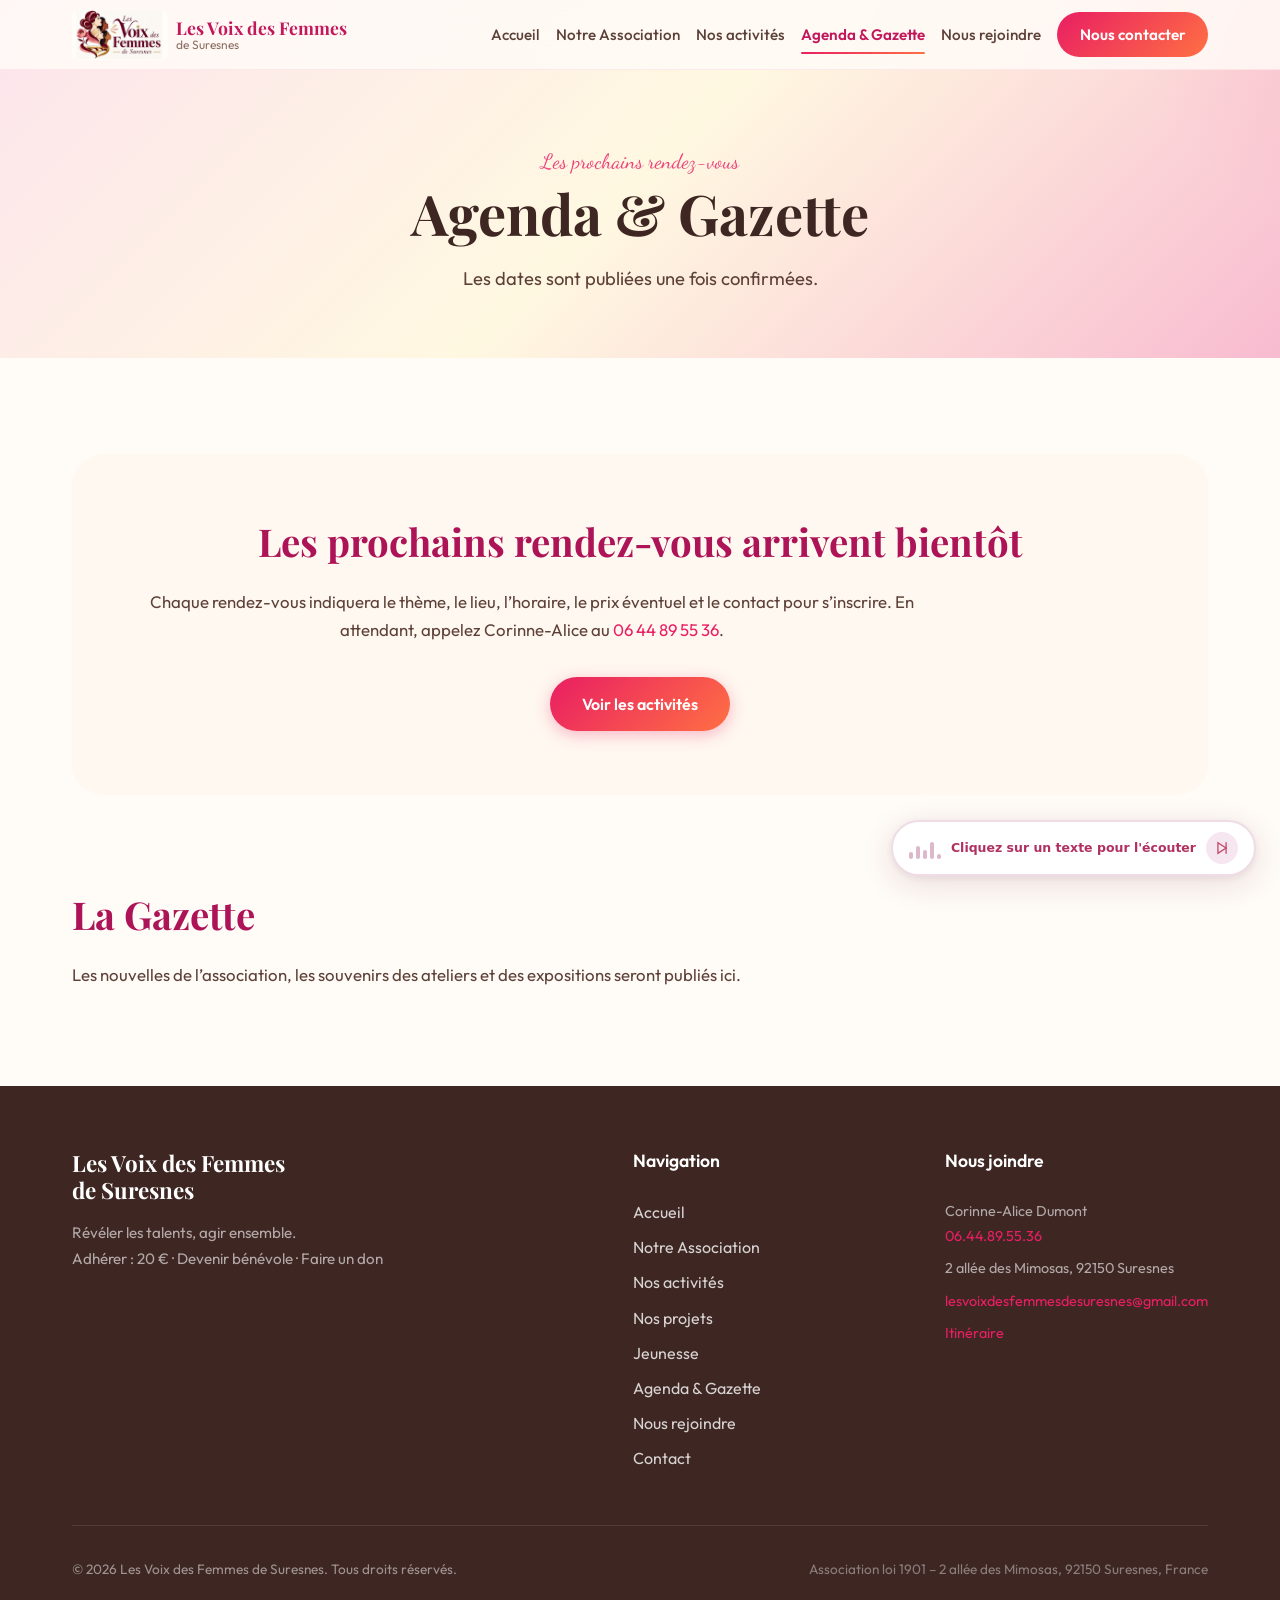
<file: agenda.html>
<!DOCTYPE html>
<html lang="fr">
<head>
    <meta charset="UTF-8">
    <meta name="viewport" content="width=device-width, initial-scale=1.0">
    <meta name="description" content="Agenda et gazette des Voix des Femmes de Suresnes.">
    <title>Agenda & Gazette - Les Voix des Femmes de Suresnes</title>
    <link rel="stylesheet" href="styles.css">
</head>
<body>
    <nav class="navbar" id="navbar">
        <div class="nav-container">
            <a href="index.html" class="nav-logo">
                <img src="images/logo_voix_des_femmes.png" alt="Logo Les Voix des Femmes de Suresnes">
                <div class="nav-logo-text">Les Voix des Femmes <span>de Suresnes</span></div>
            </a>
            <div class="nav-links" id="nav-links">
                <a href="index.html">Accueil</a>
                <a href="association.html">Notre Association</a>
                <a href="activites.html">Nos activités</a>
                <a href="agenda.html" class="active">Agenda & Gazette</a>
                <a href="rejoindre.html">Nous rejoindre</a>
                <a href="contact.html" class="nav-cta">Nous contacter</a>
            </div>
            <button class="nav-toggle" id="nav-toggle" aria-label="Menu de navigation"><span></span><span></span><span></span></button>
        </div>
    </nav>
    <section class="page-header">
        <div class="container">
            <span class="section-subtitle">Les prochains rendez-vous</span>
            <h1>Agenda & Gazette</h1>
            <p>Les dates sont publiées une fois confirmées.</p>
        </div>
    </section>
    <section class="block"><div class="container">
        <div class="agenda-vide">
            <h2>Les prochains rendez-vous arrivent bientôt</h2>
            <p>Chaque rendez-vous indiquera le thème, le lieu, l’horaire, le prix éventuel et le contact pour s’inscrire. En attendant, appelez Corinne-Alice au <a href="tel:0644895536">06 44 89 55 36</a>.</p>
            <div class="btn-row" style="justify-content:center"><a href="activites.html" class="btn btn-primary">Voir les activités</a></div>
        </div>
        <!-- À COMPLÉTER : ajouter ici chaque rendez-vous confirmé (date, lieu, horaire, prix, contact) -->
        <div class="block" style="padding-bottom:0"><h2>La Gazette</h2>
        <p>Les nouvelles de l’association, les souvenirs des ateliers et des expositions seront publiés ici.</p></div>
    </div></section>
    <footer class="footer">
        <div class="container">
            <div class="footer-grid">
                <div class="footer-brand">
                    <h3>Les Voix des Femmes <br>de Suresnes</h3>
                    <p>Révéler les talents, agir ensemble.<br>Adhérer : 20 € · <a href="rejoindre.html#benevole">Devenir bénévole</a> · <a href="rejoindre.html#don">Faire un don</a></p>
                </div>
                <div class="footer-links">
                    <h4>Navigation</h4>
                    <a href="index.html">Accueil</a>
                    <a href="association.html">Notre Association</a>
                    <a href="activites.html">Nos activités</a>
                    <a href="projets.html">Nos projets</a>
                    <a href="jeunesse.html">Jeunesse</a>
                    <a href="agenda.html">Agenda &amp; Gazette</a>
                    <a href="rejoindre.html">Nous rejoindre</a>
                    <a href="contact.html">Contact</a>
                </div>
                <div class="footer-hours">
                    <h4>Nous joindre</h4>
                    <p>Corinne-Alice Dumont<br><a href="tel:0644895536">06.44.89.55.36</a></p>
                    <p>2 allée des Mimosas, 92150 Suresnes</p>
                    <p><a href="mailto:lesvoixdesfemmesdesuresnes@gmail.com">lesvoixdesfemmesdesuresnes@gmail.com</a></p>
                    <p><a href="https://www.google.com/maps/dir/?api=1&destination=2+all%C3%A9e+des+Mimosas+92150+Suresnes" target="_blank" rel="noopener">Itinéraire</a></p>
                </div>
            </div>
            <div class="footer-bottom">
                <p>&copy; 2026 Les Voix des Femmes de Suresnes. Tous droits réservés.</p>
                <p class="legal-text">Association loi 1901 – 2 allée des Mimosas, 92150 Suresnes, France</p>
            </div>
        </div>
    </footer>
    <script src="voice-reader.js"></script>
    <script src="site.js"></script>
</body>
</html>
</file>
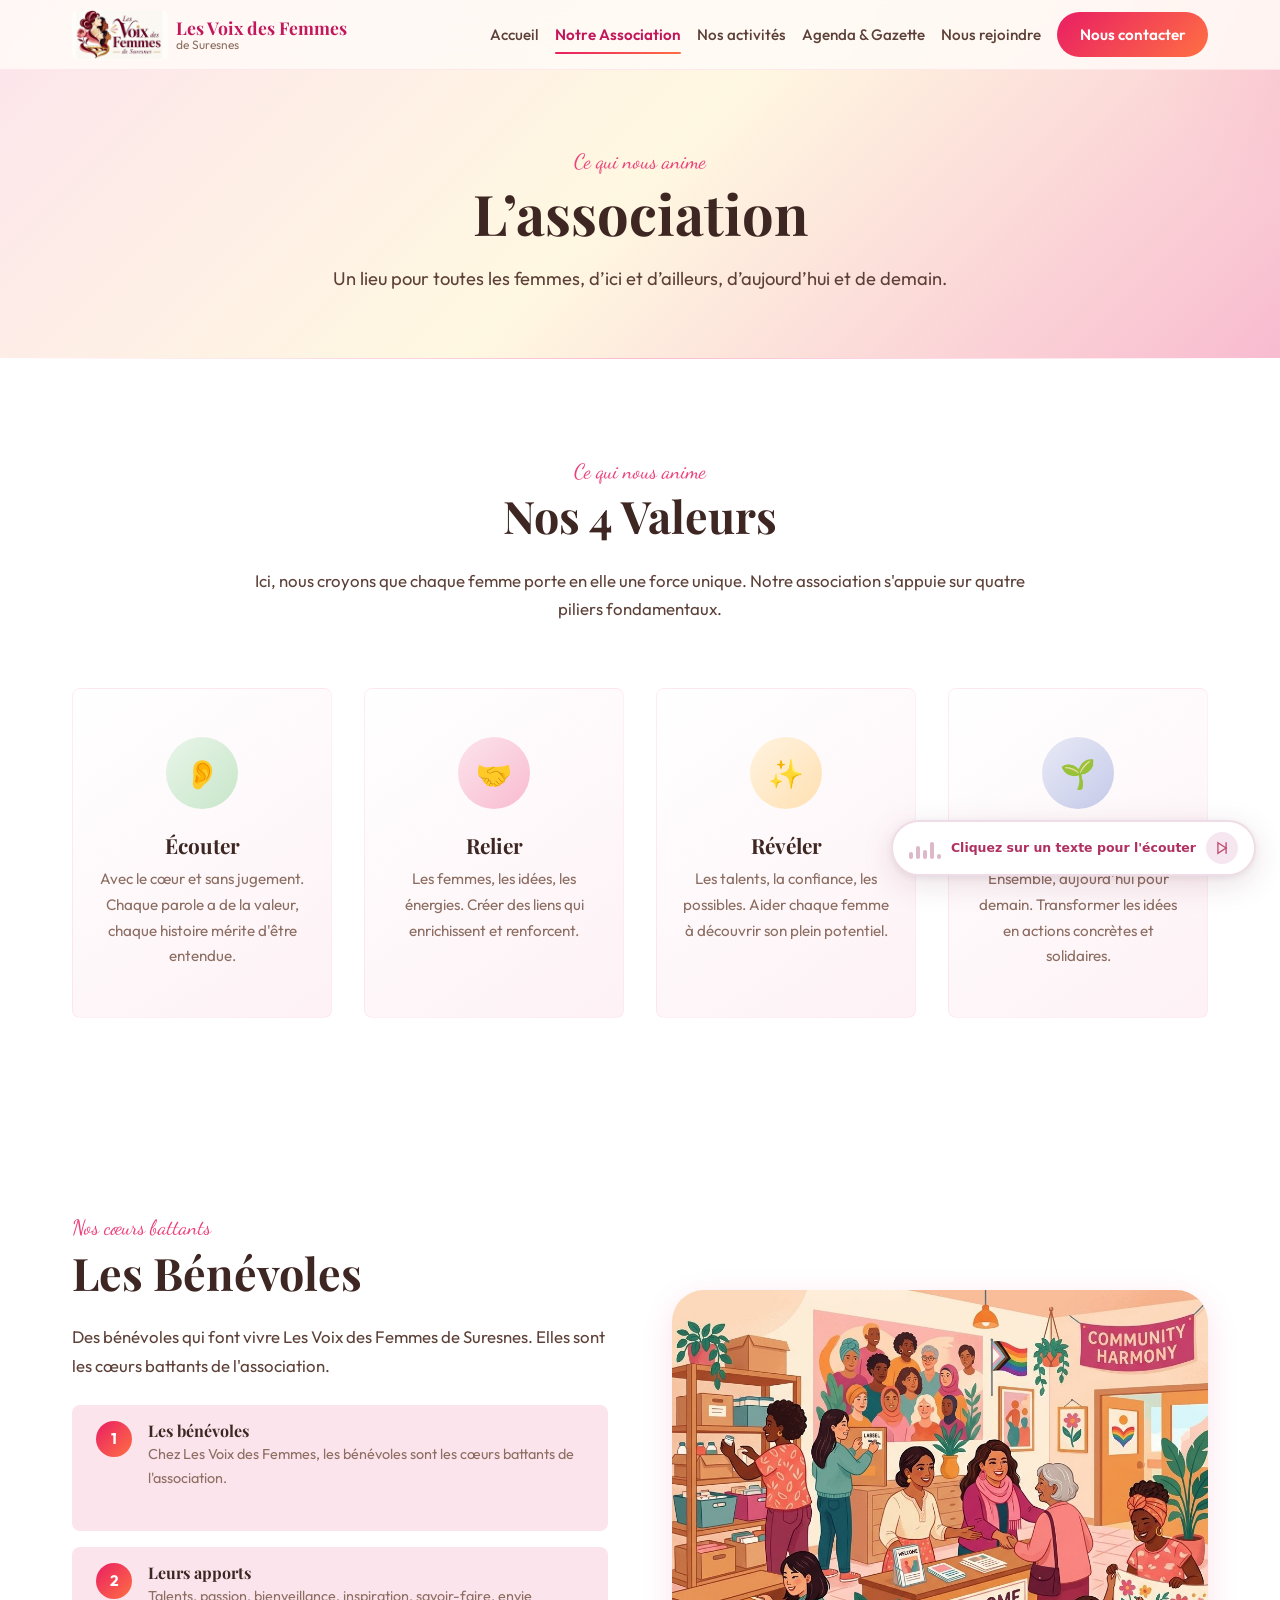
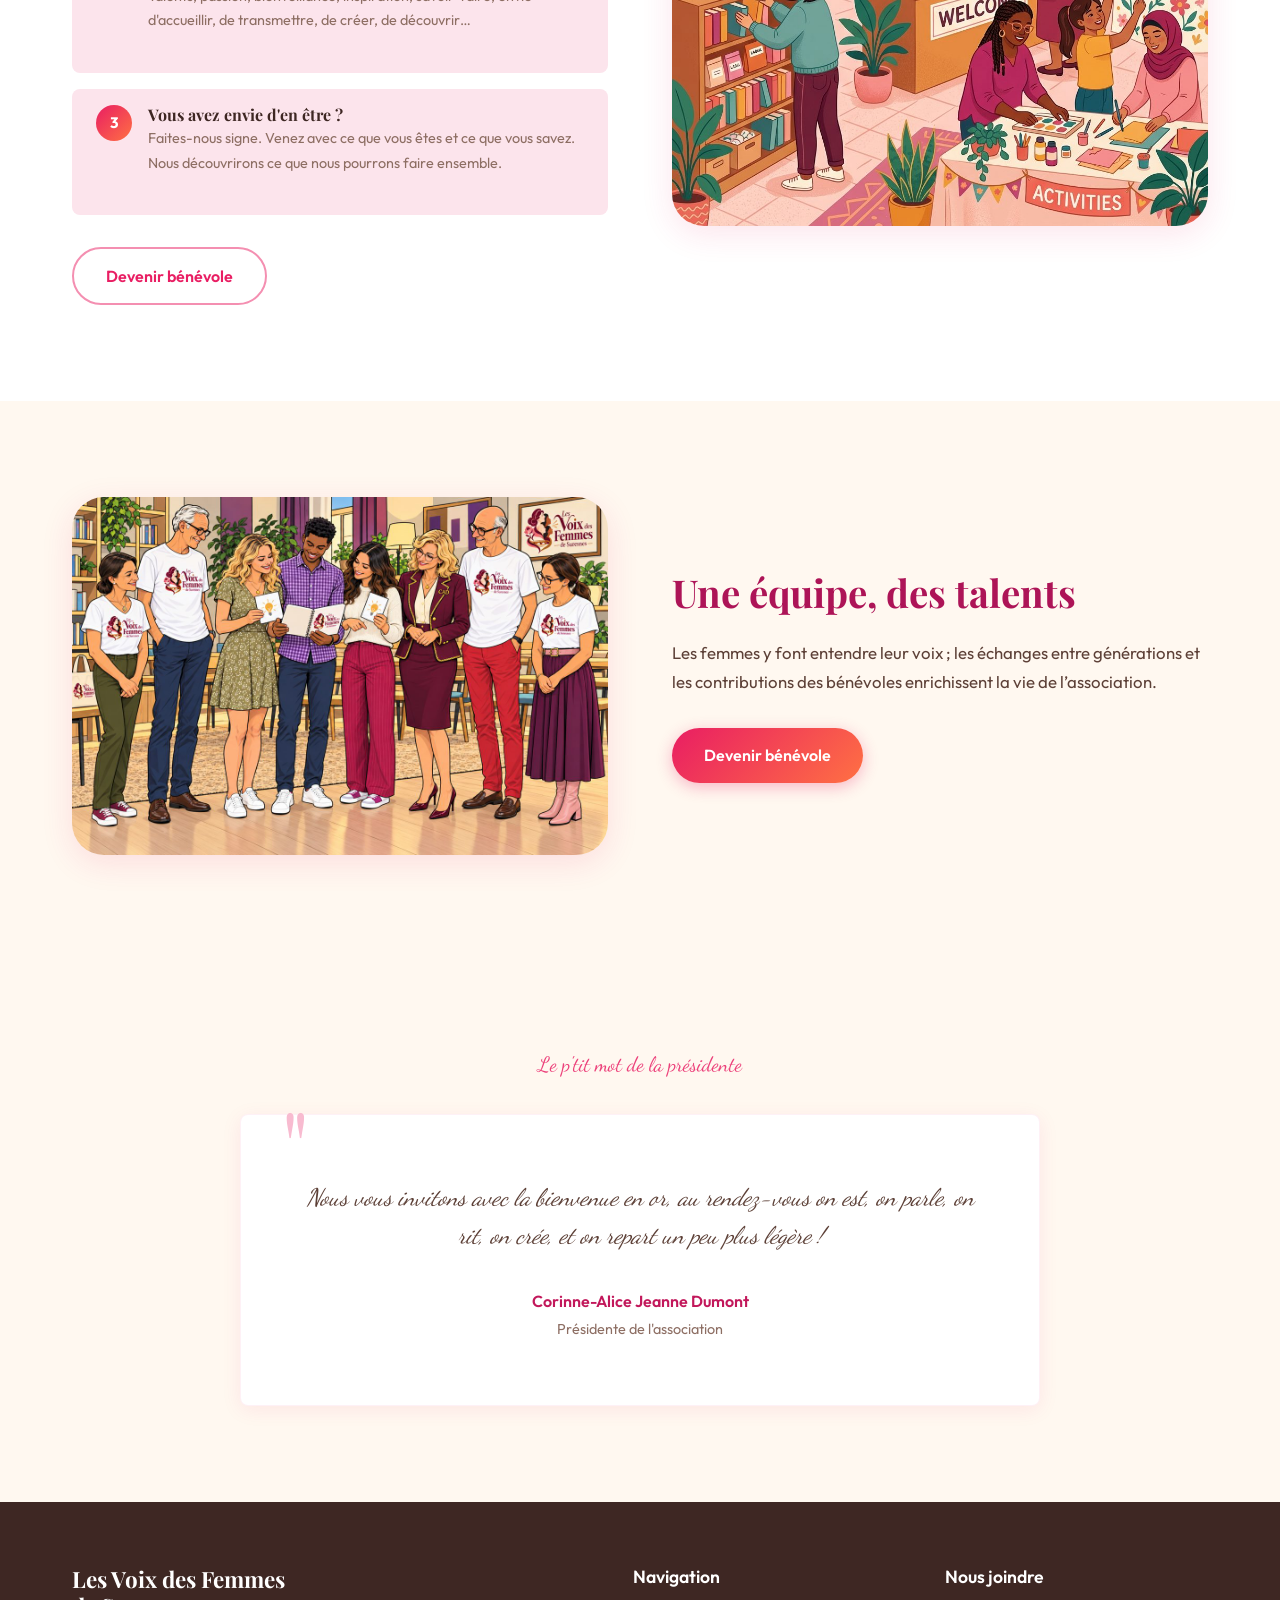
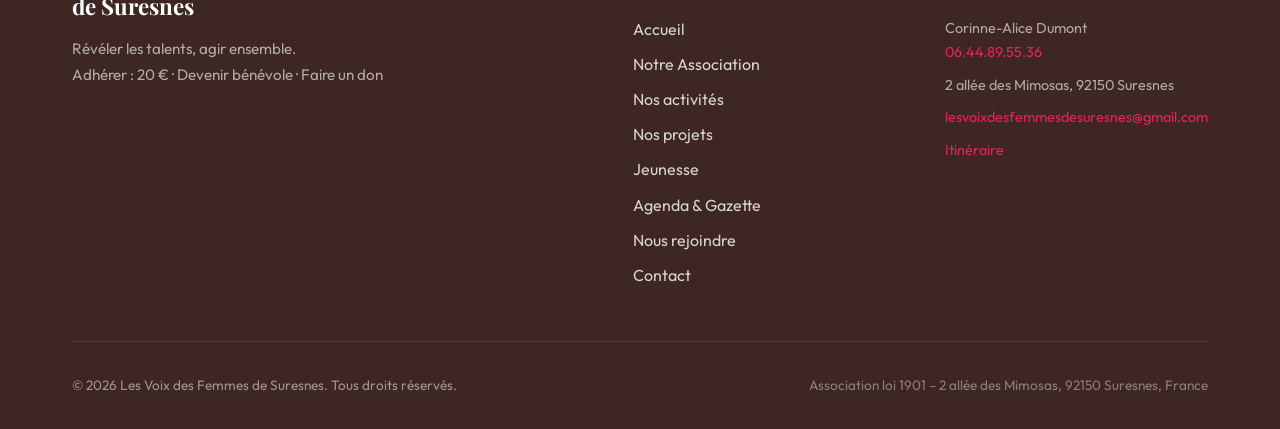
<file: association.html>
<!DOCTYPE html>
<html lang="fr">
<head>
    <meta charset="UTF-8">
    <meta name="viewport" content="width=device-width, initial-scale=1.0">
    <meta name="description" content="Les valeurs, l’équipe de bénévoles et le mot de la présidente des Voix des Femmes de Suresnes.">
    <title>L’association - Les Voix des Femmes de Suresnes</title>
    <link rel="stylesheet" href="styles.css">
</head>
<body>
    <nav class="navbar" id="navbar">
        <div class="nav-container">
            <a href="index.html" class="nav-logo">
                <img src="images/logo_voix_des_femmes.png" alt="Logo Les Voix des Femmes de Suresnes">
                <div class="nav-logo-text">Les Voix des Femmes <span>de Suresnes</span></div>
            </a>
            <div class="nav-links" id="nav-links">
                <a href="index.html">Accueil</a>
                <a href="association.html" class="active">Notre Association</a>
                <a href="activites.html">Nos activités</a>
                <a href="agenda.html">Agenda & Gazette</a>
                <a href="rejoindre.html">Nous rejoindre</a>
                <a href="contact.html" class="nav-cta">Nous contacter</a>
            </div>
            <button class="nav-toggle" id="nav-toggle" aria-label="Menu de navigation"><span></span><span></span><span></span></button>
        </div>
    </nav>
    <section class="page-header">
        <div class="container">
            <span class="section-subtitle">Ce qui nous anime</span>
            <h1>L’association</h1>
            <p>Un lieu pour toutes les femmes, d’ici et d’ailleurs, d’aujourd’hui et de demain.</p>
        </div>
    </section>
    <!-- ═══════════════ VALUES SECTION ═══════════════ -->
    <section class="values-section" id="valeurs">
        <div class="container">
            <div class="text-center">
                <span class="section-subtitle">Ce qui nous anime</span>
                <h2 class="section-title center">Nos 4 Valeurs</h2>
                <p style="margin: 0 auto;">
                    Ici, nous croyons que chaque femme porte en elle une force unique.
                    Notre association s'appuie sur quatre piliers fondamentaux.
                </p>
            </div>
            <div class="values-grid">
                <div class="value-card fade-in stagger-1" id="value-ecouter">
                    <div class="value-icon ecouter">👂</div>
                    <h3>Écouter</h3>
                    <p>Avec le cœur et sans jugement. Chaque parole a de la valeur, chaque histoire mérite d'être entendue.</p>
                </div>
                <div class="value-card fade-in stagger-2" id="value-relier">
                    <div class="value-icon relier">🤝</div>
                    <h3>Relier</h3>
                    <p>Les femmes, les idées, les énergies. Créer des liens qui enrichissent et renforcent.</p>
                </div>
                <div class="value-card fade-in stagger-3" id="value-reveler">
                    <div class="value-icon reveler">✨</div>
                    <h3>Révéler</h3>
                    <p>Les talents, la confiance, les possibles. Aider chaque femme à découvrir son plein potentiel.</p>
                </div>
                <div class="value-card fade-in stagger-4" id="value-agir">
                    <div class="value-icon agir">🌱</div>
                    <h3>Agir</h3>
                    <p>Ensemble, aujourd'hui pour demain. Transformer les idées en actions concrètes et solidaires.</p>
                </div>
            </div>
        </div>
    </section>
    <!-- ═══════════════ VOLUNTEERS SECTION ═══════════════ -->
    <section class="volunteers-section" id="benevoles">
        <div class="container">
            <div class="volunteers-content">
                <div class="volunteers-text fade-in-left">
                    <span class="section-subtitle">Nos cœurs battants</span>
                    <h2 class="section-title">Les Bénévoles</h2>
                    <p>
                        Des bénévoles qui font vivre Les Voix des Femmes de Suresnes.
                        Elles sont les cœurs battants de l'association.
                    </p>
                    <div class="volunteers-list">
                        <div class="volunteer-item" id="volunteer-step-1">
                            <div class="volunteer-number">1</div>
                            <div>
                                <h4>Les bénévoles</h4>
                                <p>Chez Les Voix des Femmes, les bénévoles sont les cœurs battants de l'association.</p>
                            </div>
                        </div>
                        <div class="volunteer-item" id="volunteer-step-2">
                            <div class="volunteer-number">2</div>
                            <div>
                                <h4>Leurs apports</h4>
                                <p>Talents, passion, bienveillance, inspiration, savoir-faire, envie d'accueillir, de transmettre, de créer, de découvrir…</p>
                            </div>
                        </div>
                        <div class="volunteer-item" id="volunteer-step-3">
                            <div class="volunteer-number">3</div>
                            <div>
                                <h4>Vous avez envie d'en être ?</h4>
                                <p>Faites-nous signe. Venez avec ce que vous êtes et ce que vous savez. Nous découvrirons ce que nous pourrons faire ensemble.</p>
                            </div>
                        </div>
                    </div>
                    <a href="contact.html" class="btn btn-outline" id="cta-volunteer">Devenir bénévole</a>
                </div>
                <div class="volunteers-image fade-in-right">
                    <img src="images/volunteers.jpg" alt="Les bénévoles de l'association">
                </div>
            </div>
        </div>
    </section>

    <section class="block alt">
        <div class="container split">
            <img class="photo" src="images/equipe.jpg" alt="L’équipe de bénévoles des Voix des Femmes de Suresnes">
            <div>
                <h2>Une équipe, des talents</h2>
                <p>Les femmes y font entendre leur voix ; les échanges entre générations et les contributions des bénévoles enrichissent la vie de l’association.</p>
                <div class="btn-row"><a href="rejoindre.html#benevole" class="btn btn-primary">Devenir bénévole</a></div>
            </div>
        </div>
    </section>
    <!-- ═══════════════ QUOTE SECTION ═══════════════ -->
    <section class="quote-section" id="mot-presidente">
        <div class="container">
            <div class="text-center" style="margin-bottom: var(--space-xl);">
                <span class="section-subtitle">Le p'tit mot de la présidente</span>
            </div>
            <div class="quote-card fade-in">
                <blockquote>
                    Nous vous invitons avec la bienvenue en or, au rendez-vous on est, on parle, on rit,
                    on crée, et on repart un peu plus légère !
                </blockquote>
                <div class="quote-author">
                    Corinne-Alice Jeanne Dumont
                    <span>Présidente de l'association</span>
                </div>
            </div>
        </div>
    </section>
    <footer class="footer">
        <div class="container">
            <div class="footer-grid">
                <div class="footer-brand">
                    <h3>Les Voix des Femmes <br>de Suresnes</h3>
                    <p>Révéler les talents, agir ensemble.<br>Adhérer : 20 € · <a href="rejoindre.html#benevole">Devenir bénévole</a> · <a href="rejoindre.html#don">Faire un don</a></p>
                </div>
                <div class="footer-links">
                    <h4>Navigation</h4>
                    <a href="index.html">Accueil</a>
                    <a href="association.html">Notre Association</a>
                    <a href="activites.html">Nos activités</a>
                    <a href="projets.html">Nos projets</a>
                    <a href="jeunesse.html">Jeunesse</a>
                    <a href="agenda.html">Agenda &amp; Gazette</a>
                    <a href="rejoindre.html">Nous rejoindre</a>
                    <a href="contact.html">Contact</a>
                </div>
                <div class="footer-hours">
                    <h4>Nous joindre</h4>
                    <p>Corinne-Alice Dumont<br><a href="tel:0644895536">06.44.89.55.36</a></p>
                    <p>2 allée des Mimosas, 92150 Suresnes</p>
                    <p><a href="mailto:lesvoixdesfemmesdesuresnes@gmail.com">lesvoixdesfemmesdesuresnes@gmail.com</a></p>
                    <p><a href="https://www.google.com/maps/dir/?api=1&destination=2+all%C3%A9e+des+Mimosas+92150+Suresnes" target="_blank" rel="noopener">Itinéraire</a></p>
                </div>
            </div>
            <div class="footer-bottom">
                <p>&copy; 2026 Les Voix des Femmes de Suresnes. Tous droits réservés.</p>
                <p class="legal-text">Association loi 1901 – 2 allée des Mimosas, 92150 Suresnes, France</p>
            </div>
        </div>
    </footer>
    <script src="voice-reader.js"></script>
    <script src="site.js"></script>
</body>
</html>
</file>
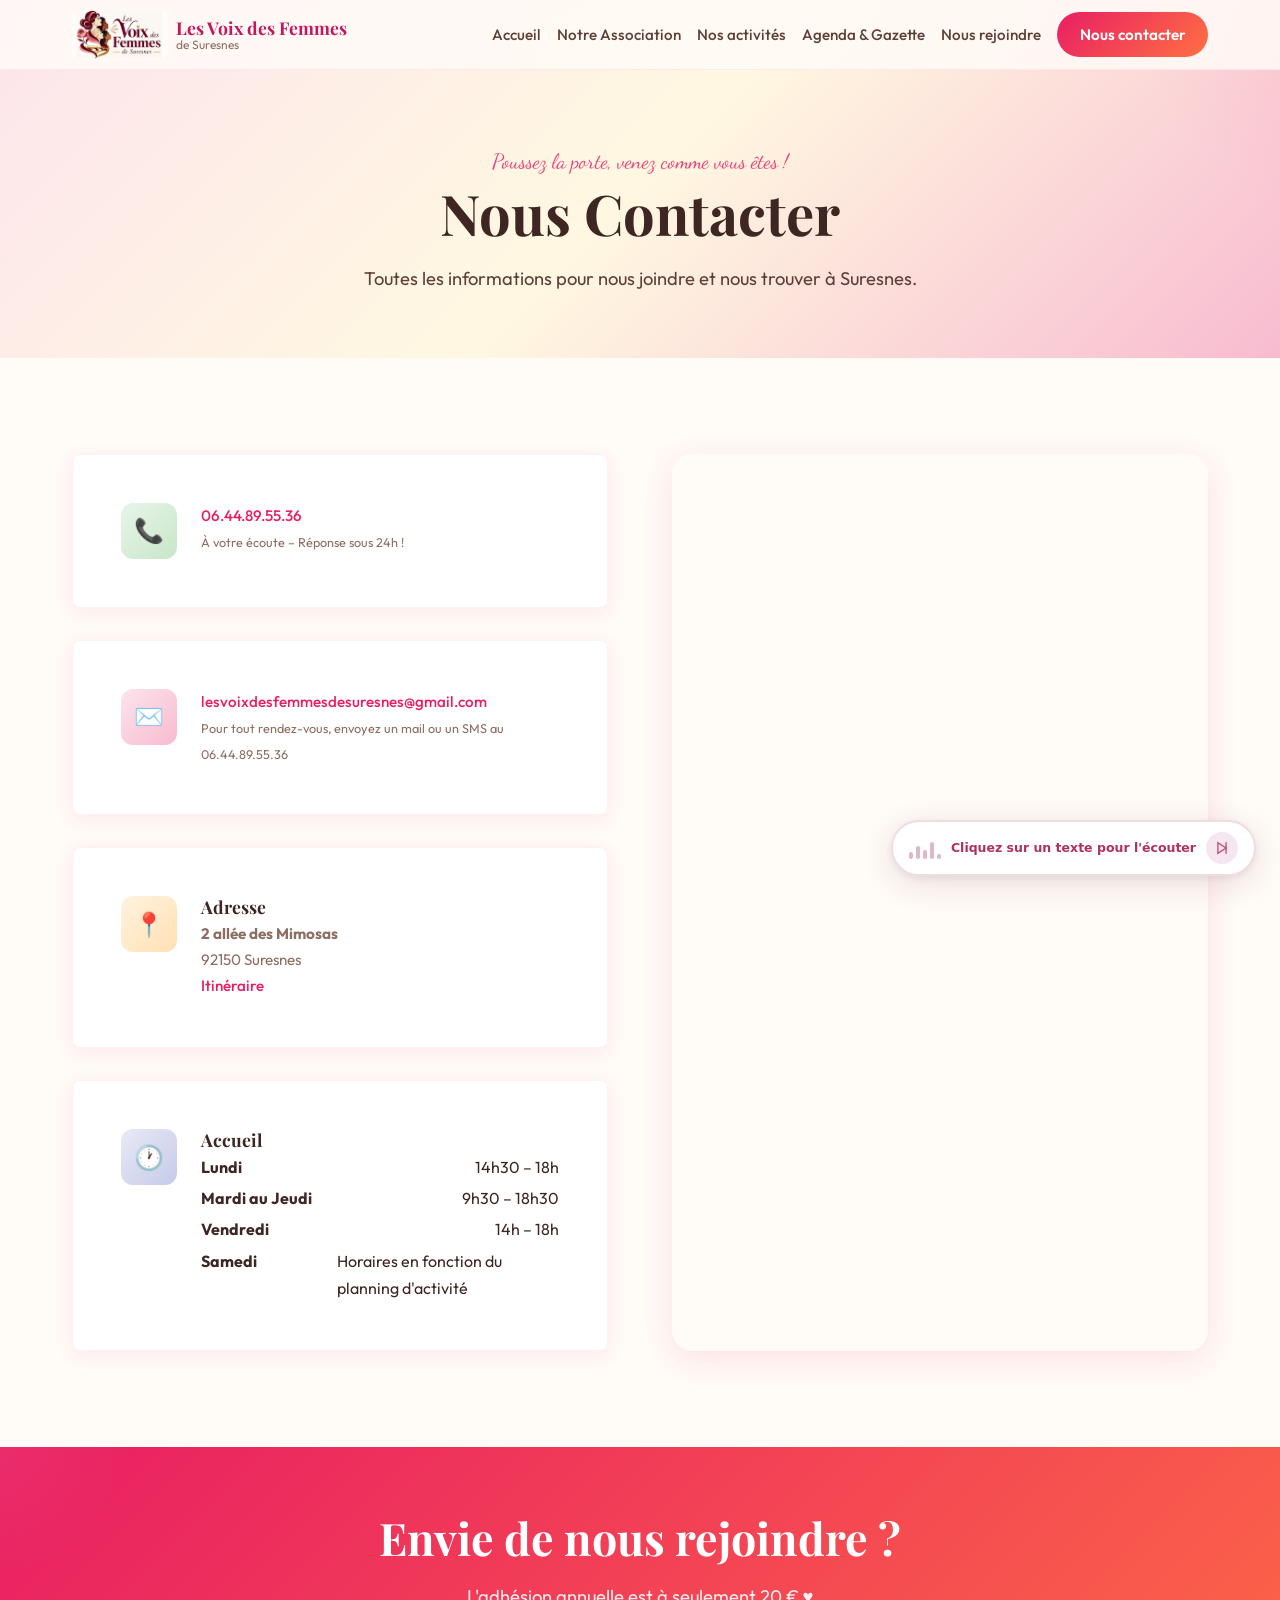
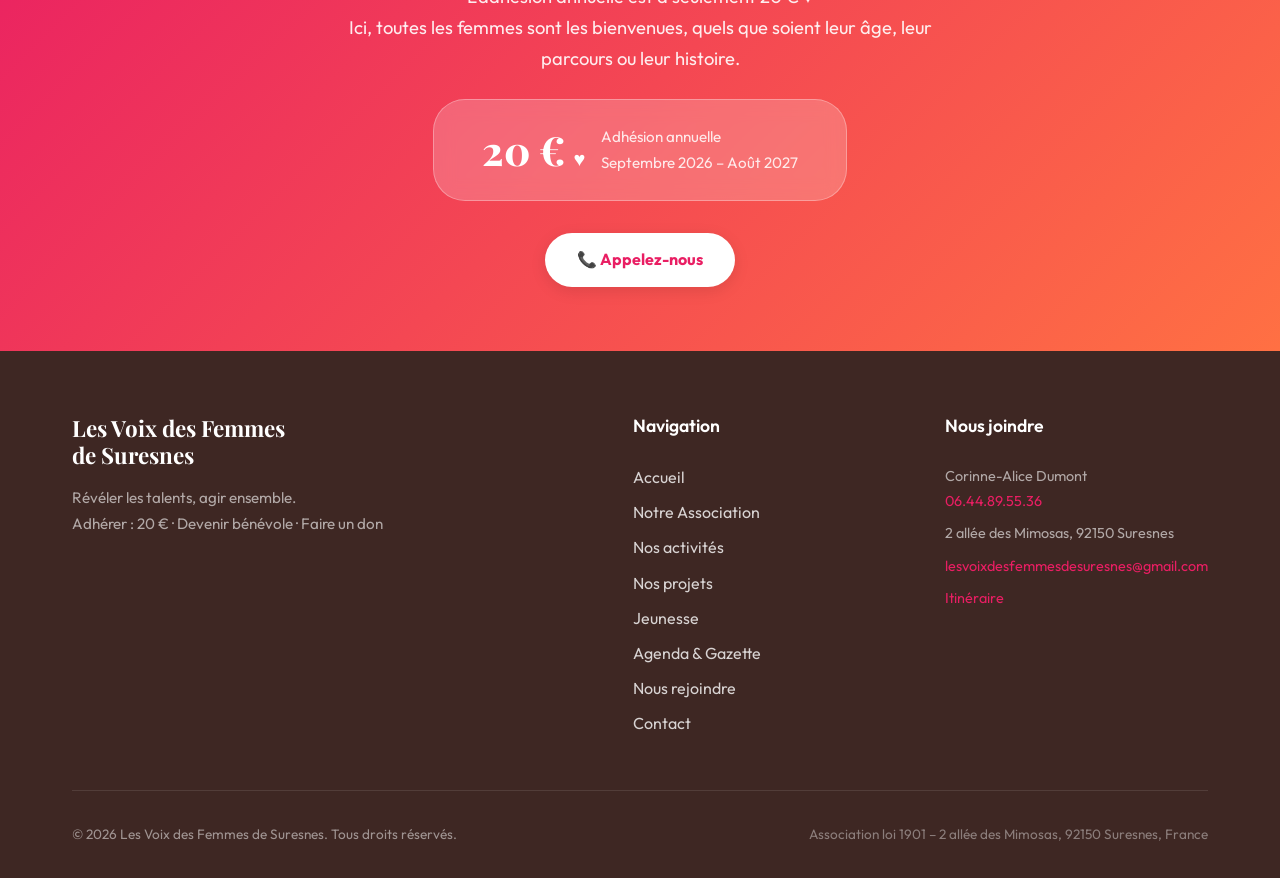
<file: contact.html>
<!DOCTYPE html>
<html lang="fr">
<head>
    <meta charset="UTF-8">
    <meta name="viewport" content="width=device-width, initial-scale=1.0">
    <meta name="description" content="Contactez Les Voix des Femmes de Suresnes - Téléphone, email, adresse et horaires d'accueil. 2 allée des Mimosas, 92150 Suresnes.">
    <meta name="keywords" content="contact, Les Voix des Femmes, Suresnes, adresse, horaires, téléphone">
    <title>Contact - Les Voix des Femmes de Suresnes</title>
    <link rel="stylesheet" href="styles.css">
</head>
<body>

    <!-- ═══════════════ NAVIGATION ═══════════════ -->
        <nav class="navbar" id="navbar">
        <div class="nav-container">
            <a href="index.html" class="nav-logo">
                <img src="images/logo_voix_des_femmes.png" alt="Logo Les Voix des Femmes de Suresnes">
                <div class="nav-logo-text">Les Voix des Femmes <span>de Suresnes</span></div>
            </a>
            <div class="nav-links" id="nav-links">
                <a href="index.html">Accueil</a>
                <a href="association.html">Notre Association</a>
                <a href="activites.html">Nos activités</a>
                <a href="agenda.html">Agenda & Gazette</a>
                <a href="rejoindre.html">Nous rejoindre</a>
                <a href="contact.html" class="nav-cta active">Nous contacter</a>
            </div>
            <button class="nav-toggle" id="nav-toggle" aria-label="Menu de navigation"><span></span><span></span><span></span></button>
        </div>
    </nav>

    <!-- ═══════════════ PAGE HEADER ═══════════════ -->
    <section class="page-header" id="contact-header">
        <div class="container">
            <span class="section-subtitle">Poussez la porte, venez comme vous êtes !</span>
            <h1>Nous Contacter</h1>
            <p>Toutes les informations pour nous joindre et nous trouver à Suresnes.</p>
        </div>
    </section>

    <!-- ═══════════════ CONTACT SECTION ═══════════════ -->
    <section class="contact-section" id="contact-info">
        <div class="container">
            <div class="contact-grid">
                <!-- Contact Information -->
                <div class="contact-info-cards">
                    <div class="contact-card fade-in stagger-1" id="card-phone">
                        <div aria-hidden="true" class="contact-card-icon phone">📞</div>
                        <div>
                            <p>
                                <a href="tel:0644895536">06.44.89.55.36</a><br>
                                <small style="color: var(--text-light);">À votre écoute – Réponse sous 24h !</small>
                            </p>
                        </div>
                    </div>

                    <div class="contact-card fade-in stagger-2" id="card-email">
                        <div aria-hidden="true" class="contact-card-icon email">✉️</div>
                        <div>
                            <p>
                                <a href="mailto:lesvoixdesfemmesdesuresnes@gmail.com">lesvoixdesfemmesdesuresnes@gmail.com</a><br>
                                <small style="color: var(--text-light);">Pour tout rendez-vous, envoyez un mail ou un SMS au 06.44.89.55.36</small>
                            </p>
                        </div>
                    </div>

                    <div class="contact-card fade-in stagger-3" id="card-address">
                        <div aria-hidden="true" class="contact-card-icon address">📍</div>
                        <div>
                            <h4>Adresse</h4>
                            <p>
                                <strong>2 allée des Mimosas</strong><br>
                                92150 Suresnes<br>
                                <a href="https://www.google.com/maps/dir/?api=1&destination=2+all%C3%A9e+des+Mimosas+92150+Suresnes" target="_blank" rel="noopener">Itinéraire</a>
                            </p>
                        </div>
                    </div>

                    <div class="contact-card fade-in stagger-4" id="card-hours">
                        <div aria-hidden="true" class="contact-card-icon hours">🕐</div>
                        <div>
                            <h4>Accueil</h4>
                            <div class="hours-list">
                                <div class="day">
                                    <strong>Lundi</strong>
                                    <span>14h30 – 18h</span>
                                </div>
                                <div class="day">
                                    <strong>Mardi au Jeudi</strong>
                                    <span>9h30 – 18h30</span>
                                </div>
                                <div class="day">
                                    <strong>Vendredi</strong>
                                    <span>14h – 18h</span>
                                </div>
                                <div class="day">
                                    <strong>Samedi</strong>
                                    <span>Horaires en fonction du planning d'activité</span>
                                </div>
                            </div>
                        </div>
                    </div>
                </div>

                <!-- Map -->
                <div class="map-container fade-in" id="map-container">
                    <iframe
                        src="https://www.google.com/maps?q=2+all%C3%A9e+des+Mimosas,+92150+Suresnes&output=embed"
                        allowfullscreen=""
                        loading="lazy"
                        referrerpolicy="no-referrer-when-downgrade"
                        title="Localisation de l'association - 2 allée des Mimosas, 92150 Suresnes">
                    </iframe>
                </div>
            </div>
        </div>
    </section>

    <!-- ═══════════════ ADHESION BANNER ═══════════════ -->
    <section class="adhesion-banner" id="adhesion-contact">
        <div class="container adhesion-content">
            <h2>Envie de nous rejoindre ?</h2>
            <p>
                L'adhésion annuelle est à seulement 20 € ♥<br>
                Ici, toutes les femmes sont les bienvenues, quels que soient leur âge, leur parcours ou leur histoire.
            </p>
            <div class="adhesion-price">
                <span class="price-amount">20 € <span style="font-size: 0.5em;">♥</span></span>
                <span class="price-period">Adhésion annuelle<br>Septembre 2026 – Août 2027</span>
            </div>
            <br>
            <a href="tel:0644895536" class="btn btn-white" id="cta-call">📞 Appelez-nous</a>
        </div>
    </section>

    <!-- ═══════════════ FOOTER ═══════════════ -->
    <footer class="footer">
        <div class="container">
            <div class="footer-grid">
                <div class="footer-brand">
                    <h3>Les Voix des Femmes <br>de Suresnes</h3>
                    <p>Révéler les talents, agir ensemble.<br>Adhérer : 20 € · <a href="rejoindre.html#benevole">Devenir bénévole</a> · <a href="rejoindre.html#don">Faire un don</a></p>
                </div>
                <div class="footer-links">
                    <h4>Navigation</h4>
                    <a href="index.html">Accueil</a>
                    <a href="association.html">Notre Association</a>
                    <a href="activites.html">Nos activités</a>
                    <a href="projets.html">Nos projets</a>
                    <a href="jeunesse.html">Jeunesse</a>
                    <a href="agenda.html">Agenda &amp; Gazette</a>
                    <a href="rejoindre.html">Nous rejoindre</a>
                    <a href="contact.html">Contact</a>
                </div>
                <div class="footer-hours">
                    <h4>Nous joindre</h4>
                    <p>Corinne-Alice Dumont<br><a href="tel:0644895536">06.44.89.55.36</a></p>
                    <p>2 allée des Mimosas, 92150 Suresnes</p>
                    <p><a href="mailto:lesvoixdesfemmesdesuresnes@gmail.com">lesvoixdesfemmesdesuresnes@gmail.com</a></p>
                    <p><a href="https://www.google.com/maps/dir/?api=1&destination=2+all%C3%A9e+des+Mimosas+92150+Suresnes" target="_blank" rel="noopener">Itinéraire</a></p>
                </div>
            </div>
            <div class="footer-bottom">
                <p>&copy; 2026 Les Voix des Femmes de Suresnes. Tous droits réservés.</p>
                <p class="legal-text">Association loi 1901 – 2 allée des Mimosas, 92150 Suresnes, France</p>
            </div>
        </div>
    </footer>
    <script src="voice-reader.js"></script>
    <script src="site.js"></script>
</body>
</html>
</file>
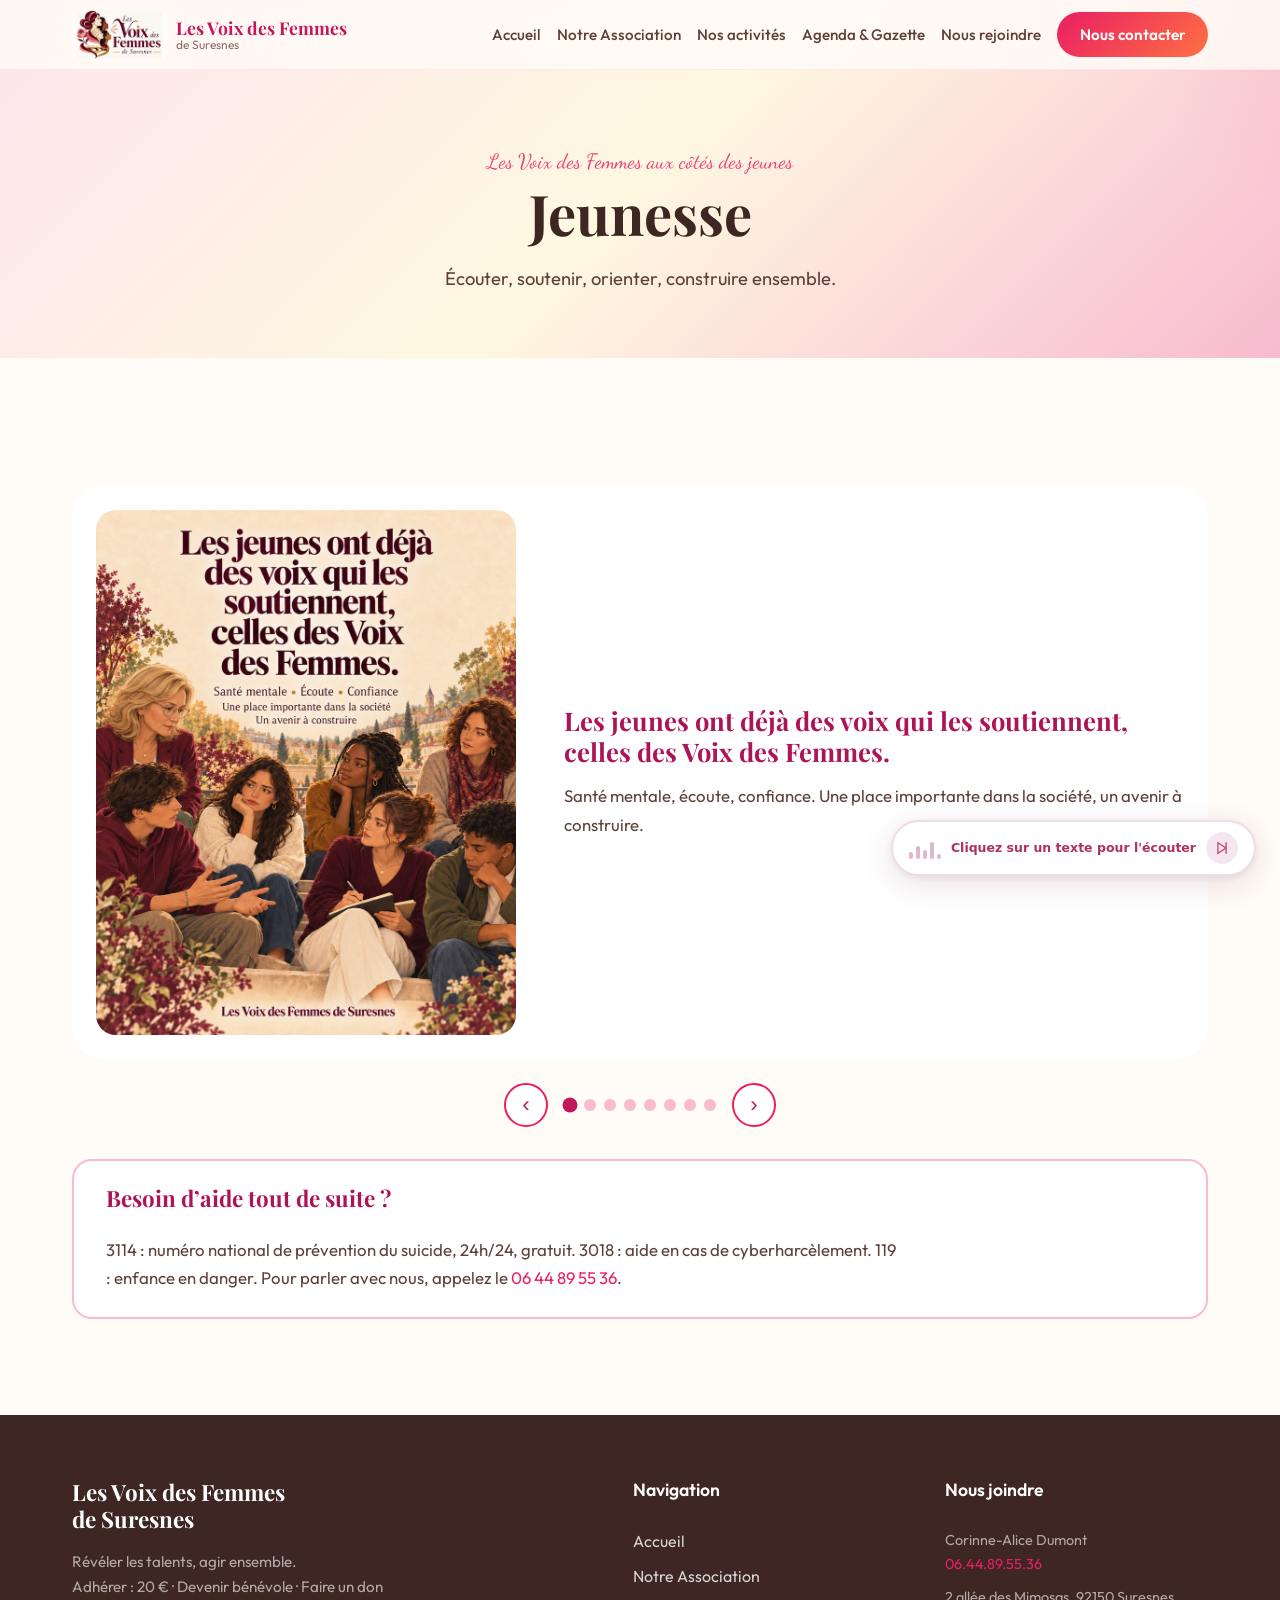
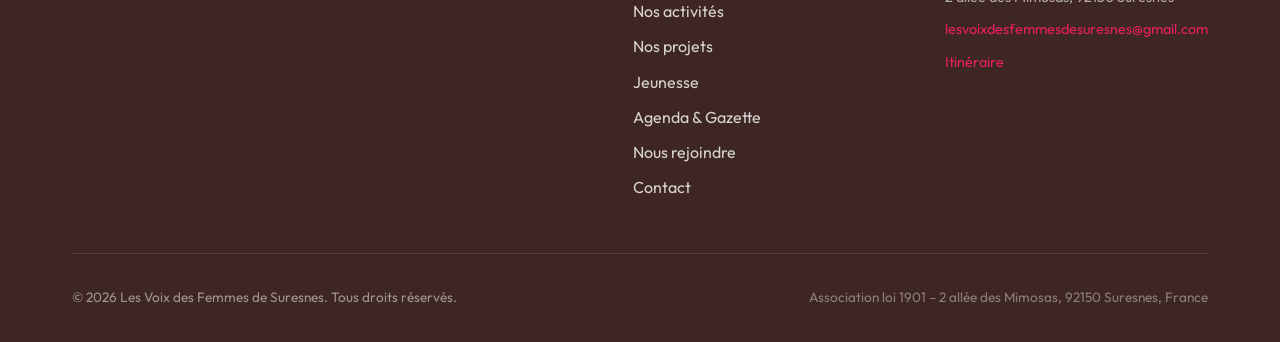
<file: jeunesse.html>
<!DOCTYPE html>
<html lang="fr">
<head>
    <meta charset="UTF-8">
    <meta name="viewport" content="width=device-width, initial-scale=1.0">
    <meta name="description" content="Le projet Jeunesse des Voix des Femmes de Suresnes : écoute, santé mentale, harcèlement, confiance.">
    <title>Jeunesse - Les Voix des Femmes de Suresnes</title>
    <link rel="stylesheet" href="styles.css">
</head>
<body>
    <nav class="navbar" id="navbar">
        <div class="nav-container">
            <a href="index.html" class="nav-logo">
                <img src="images/logo_voix_des_femmes.png" alt="Logo Les Voix des Femmes de Suresnes">
                <div class="nav-logo-text">Les Voix des Femmes <span>de Suresnes</span></div>
            </a>
            <div class="nav-links" id="nav-links">
                <a href="index.html">Accueil</a>
                <a href="association.html">Notre Association</a>
                <a href="activites.html">Nos activités</a>
                <a href="agenda.html">Agenda & Gazette</a>
                <a href="rejoindre.html">Nous rejoindre</a>
                <a href="contact.html" class="nav-cta">Nous contacter</a>
            </div>
            <button class="nav-toggle" id="nav-toggle" aria-label="Menu de navigation"><span></span><span></span><span></span></button>
        </div>
    </nav>
    <section class="page-header">
        <div class="container">
            <span class="section-subtitle">Les Voix des Femmes aux côtés des jeunes</span>
            <h1>Jeunesse</h1>
            <p>Écouter, soutenir, orienter, construire ensemble.</p>
        </div>
    </section>
    <section class="block"><div class="container">
        <div class="carousel" data-carousel role="region" aria-roledescription="carrousel" aria-label="Projet Jeunesse">
            <div class="car-track">
            <figure class="car-slide" role="group" aria-roledescription="diapositive" aria-label="1 sur 8">
                <img src="images/jeunesse-1.jpg" alt="Des jeunes et des bénévoles discutent assis sur des marches" loading="eager">
                <figcaption class="slide-caption"><h3>Les jeunes ont déjà des voix qui les soutiennent, celles des Voix des Femmes.</h3><p>Santé mentale, écoute, confiance. Une place importante dans la société, un avenir à construire.</p></figcaption>
            </figure>
            <figure class="car-slide" role="group" aria-roledescription="diapositive" aria-label="2 sur 8">
                <img src="images/jeunesse-2.jpg" alt="Des jeunes écoutés par deux bénévoles" loading="lazy">
                <figcaption class="slide-caption"><h3>Derrière le silence, parfois, une grande inquiétude.</h3><p>Pression scolaire, solitude, difficultés financières, peur de l’avenir. Les Voix des Femmes veulent ouvrir un espace d’écoute.</p></figcaption>
            </figure>
            <figure class="car-slide" role="group" aria-roledescription="diapositive" aria-label="3 sur 8">
                <img src="images/jeunesse-3.jpg" alt="Des collégiens et des bénévoles assis sur un banc dans un gymnase" loading="lazy">
                <figcaption class="slide-caption"><h3>Au collège aussi, leur parole compte.</h3><p>Harcèlement, solitude, pression scolaire, peur du regard des autres. Écouter. Prendre leur parole au sérieux. Accompagner.</p></figcaption>
            </figure>
            <figure class="car-slide" role="group" aria-roledescription="diapositive" aria-label="4 sur 8">
                <img src="images/jeunesse-4.jpg" alt="Deux bénévoles écoutent deux jeunes autour d’une table" loading="lazy">
                <figcaption class="slide-caption"><h3>Le harcèlement ne s’arrête pas toujours à la sortie de l’école.</h3><p>Harcèlement scolaire, cyberharcèlement. Prendre leur parole au sérieux. Soutenir. Orienter.</p></figcaption>
            </figure>
            <figure class="car-slide" role="group" aria-roledescription="diapositive" aria-label="5 sur 8">
                <img src="images/jeunesse-5.jpg" alt="Un groupe autour d’une table ronde" loading="lazy">
                <figcaption class="slide-caption"><h3>Votre parole compte. Vos rêves aussi.</h3><p>Notre rencontre proposée : Libre de parler. Qu’est-ce qui vous inquiète ? De quoi avez-vous besoin ? Qu’aimeriez-vous construire ? Parler, écrire ou simplement écouter.</p></figcaption>
            </figure>
            <figure class="car-slide" role="group" aria-roledescription="diapositive" aria-label="6 sur 8">
                <img src="images/jeunesse-6.jpg" alt="Un groupe réuni dans un salon chaleureux" loading="lazy">
                <figcaption class="slide-caption"><h3>La santé mentale, parlons-en sans tabou.</h3><p>Avec des intervenants qualifiés : comprendre les signes de détresse, connaître les ressources d’aide, faciliter l’orientation.</p></figcaption>
            </figure>
            <figure class="car-slide" role="group" aria-roledescription="diapositive" aria-label="7 sur 8">
                <img src="images/jeunesse-7.jpg" alt="Des jeunes et des bénévoles travaillent sur un projet devant un lycée" loading="lazy">
                <figcaption class="slide-caption"><h3>Construire avec vous. Vous faire confiance.</h3><p>Des ateliers ouverts aux jeunes, des projets construits ensemble, un engagement citoyen encouragé.</p></figcaption>
            </figure>
            <figure class="car-slide" role="group" aria-roledescription="diapositive" aria-label="8 sur 8">
                <img src="images/jeunesse-8.jpg" alt="Illustration imaginaire d’une cérémonie de remise de label" loading="lazy">
                <figcaption class="slide-caption"><h3>Et demain ? Suresnes, ville amie de la jeunesse.</h3><p>L’ambition d’un label Or : un label local à construire avec les jeunes. Il s’agit d’un projet imaginé pour l’avenir : ce label n’est pas obtenu et les élus représentés sur l’illustration sont fictifs.</p></figcaption>
            </figure>
            </div>
            <div class="car-ctrl">
                <button class="car-btn" data-prev type="button" aria-label="Image précédente">‹</button>
                <div class="car-dots"></div>
                <button class="car-btn" data-next type="button" aria-label="Image suivante">›</button>
            </div>
        </div>
        <div class="help-box">
            <h2 style="font-size:1.4rem">Besoin d’aide tout de suite ?</h2>
            <p>3114 : numéro national de prévention du suicide, 24h/24, gratuit. 3018 : aide en cas de cyberharcèlement. 119 : enfance en danger. Pour parler avec nous, appelez le <a href="tel:0644895536">06 44 89 55 36</a>.</p>
        </div>
    </div></section>
    <footer class="footer">
        <div class="container">
            <div class="footer-grid">
                <div class="footer-brand">
                    <h3>Les Voix des Femmes <br>de Suresnes</h3>
                    <p>Révéler les talents, agir ensemble.<br>Adhérer : 20 € · <a href="rejoindre.html#benevole">Devenir bénévole</a> · <a href="rejoindre.html#don">Faire un don</a></p>
                </div>
                <div class="footer-links">
                    <h4>Navigation</h4>
                    <a href="index.html">Accueil</a>
                    <a href="association.html">Notre Association</a>
                    <a href="activites.html">Nos activités</a>
                    <a href="projets.html">Nos projets</a>
                    <a href="jeunesse.html">Jeunesse</a>
                    <a href="agenda.html">Agenda &amp; Gazette</a>
                    <a href="rejoindre.html">Nous rejoindre</a>
                    <a href="contact.html">Contact</a>
                </div>
                <div class="footer-hours">
                    <h4>Nous joindre</h4>
                    <p>Corinne-Alice Dumont<br><a href="tel:0644895536">06.44.89.55.36</a></p>
                    <p>2 allée des Mimosas, 92150 Suresnes</p>
                    <p><a href="mailto:lesvoixdesfemmesdesuresnes@gmail.com">lesvoixdesfemmesdesuresnes@gmail.com</a></p>
                    <p><a href="https://www.google.com/maps/dir/?api=1&destination=2+all%C3%A9e+des+Mimosas+92150+Suresnes" target="_blank" rel="noopener">Itinéraire</a></p>
                </div>
            </div>
            <div class="footer-bottom">
                <p>&copy; 2026 Les Voix des Femmes de Suresnes. Tous droits réservés.</p>
                <p class="legal-text">Association loi 1901 – 2 allée des Mimosas, 92150 Suresnes, France</p>
            </div>
        </div>
    </footer>
    <script src="voice-reader.js"></script>
    <script src="site.js"></script>
</body>
</html>
</file>
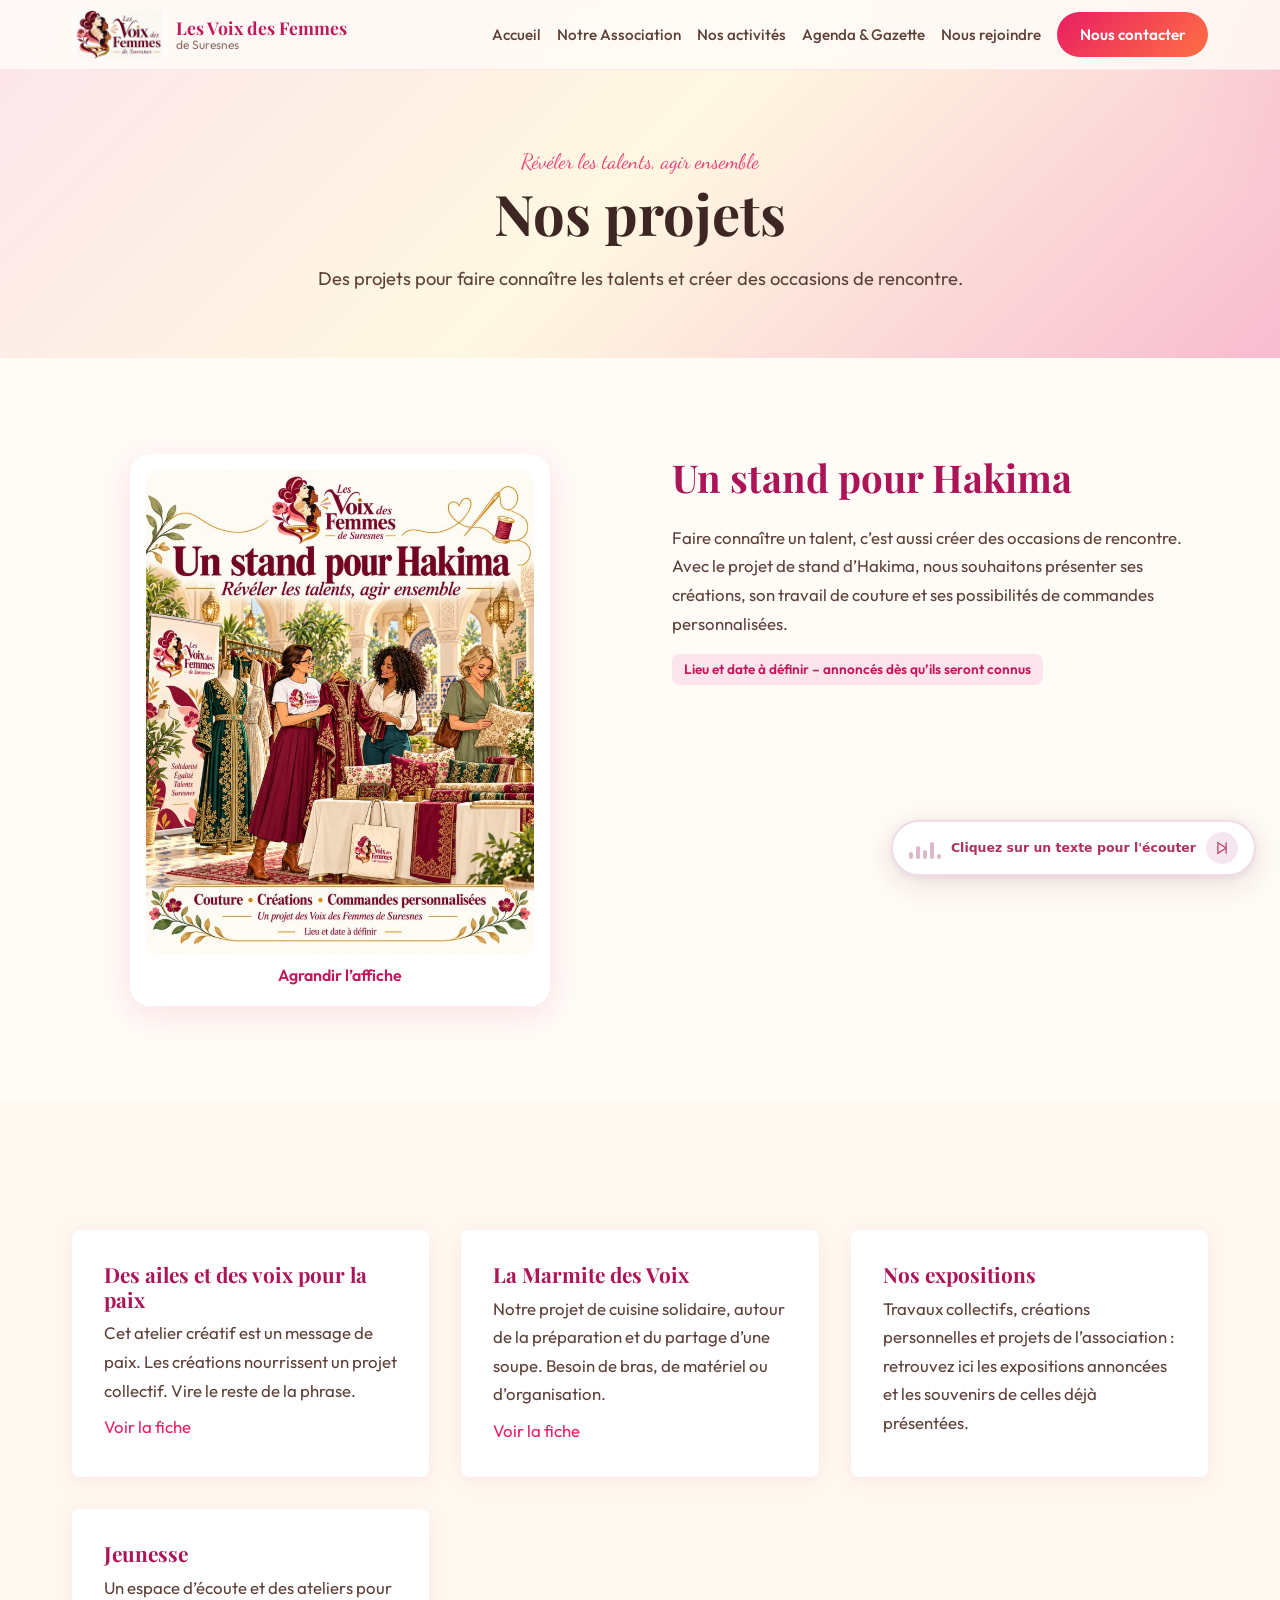
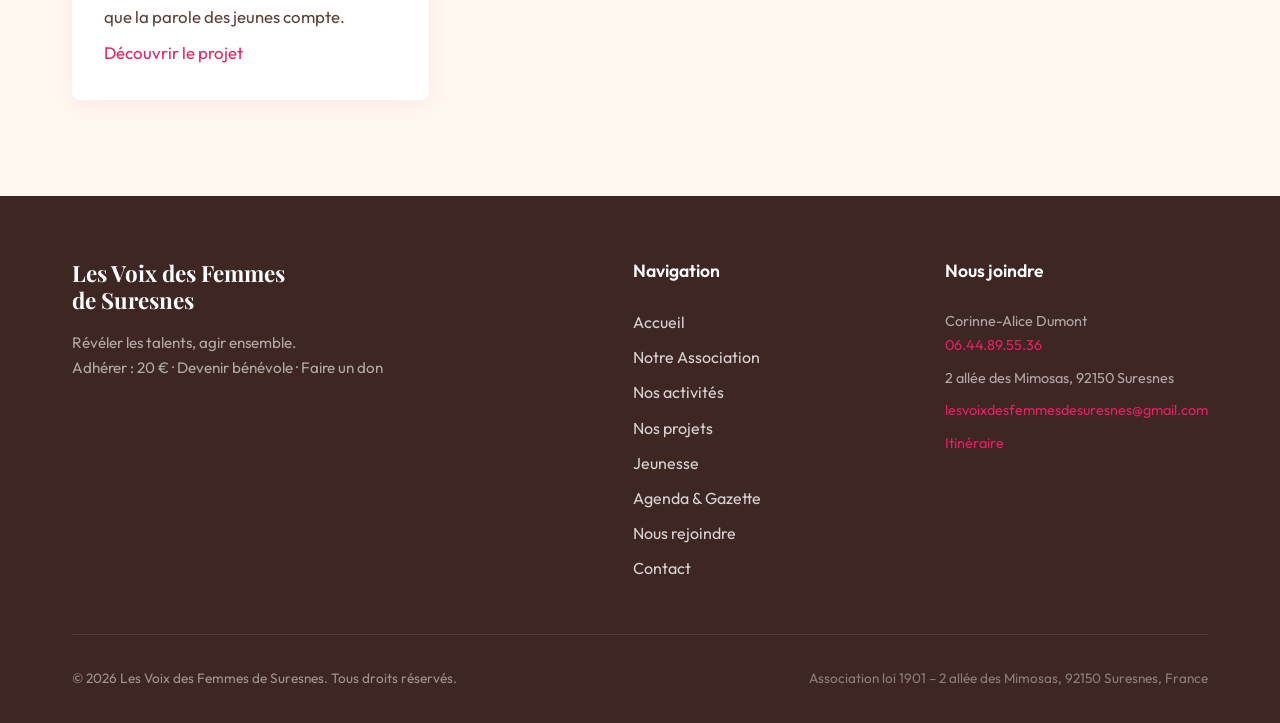
<file: projets.html>
<!DOCTYPE html>
<html lang="fr">
<head>
    <meta charset="UTF-8">
    <meta name="viewport" content="width=device-width, initial-scale=1.0">
    <meta name="description" content="Le stand d’Hakima, la Marmite des Voix, les colombes pour la paix et les expositions des Voix des Femmes de Suresnes.">
    <title>Nos projets - Les Voix des Femmes de Suresnes</title>
    <link rel="stylesheet" href="styles.css">
</head>
<body>
    <nav class="navbar" id="navbar">
        <div class="nav-container">
            <a href="index.html" class="nav-logo">
                <img src="images/logo_voix_des_femmes.png" alt="Logo Les Voix des Femmes de Suresnes">
                <div class="nav-logo-text">Les Voix des Femmes <span>de Suresnes</span></div>
            </a>
            <div class="nav-links" id="nav-links">
                <a href="index.html">Accueil</a>
                <a href="association.html">Notre Association</a>
                <a href="activites.html">Nos activités</a>
                <a href="agenda.html">Agenda & Gazette</a>
                <a href="rejoindre.html">Nous rejoindre</a>
                <a href="contact.html" class="nav-cta">Nous contacter</a>
            </div>
            <button class="nav-toggle" id="nav-toggle" aria-label="Menu de navigation"><span></span><span></span><span></span></button>
        </div>
    </nav>
    <section class="page-header">
        <div class="container">
            <span class="section-subtitle">Révéler les talents, agir ensemble</span>
            <h1>Nos projets</h1>
            <p>Des projets pour faire connaître les talents et créer des occasions de rencontre.</p>
        </div>
    </section>
    <section class="block"><div class="container split top">
        <div class="poster-card fade-in">
            <img src="images/stand-hakima.jpg" alt="Affiche : Un stand pour Hakima – couture, créations, commandes personnalisées">
            <a href="images/stand-hakima.jpg" target="_blank" rel="noopener">Agrandir l’affiche</a>
        </div>
        <div>
            <h2>Un stand pour Hakima</h2>
            <p>Faire connaître un talent, c’est aussi créer des occasions de rencontre. Avec le projet de stand d’Hakima, nous souhaitons présenter ses créations, son travail de couture et ses possibilités de commandes personnalisées.</p>
            <p><span class="statut">Lieu et date à définir – annoncés dès qu’ils seront connus</span></p>
        </div>
    </div></section>
    <section class="block alt"><div class="container"><div class="fiches">
        <article class="fiche"><h3>Des ailes et des voix pour la paix</h3><p>Cet atelier créatif est un message de paix. Les créations nourrissent un projet collectif. Vire le reste de la phrase.</p><p><a href="activites.html#creer">Voir la fiche</a></p></article>
        <article class="fiche"><h3>La Marmite des Voix</h3><p>Notre projet de cuisine solidaire, autour de la préparation et du partage d’une soupe. Besoin de bras, de matériel ou d’organisation.</p><p><a href="activites.html#partager">Voir la fiche</a></p></article>
        <article class="fiche"><h3>Nos expositions</h3><p>Travaux collectifs, créations personnelles et projets de l’association : retrouvez ici les expositions annoncées et les souvenirs de celles déjà présentées.</p></article>
        <article class="fiche"><h3>Jeunesse</h3><p>Un espace d’écoute et des ateliers pour que la parole des jeunes compte.</p><p><a href="jeunesse.html">Découvrir le projet</a></p></article>
    </div></div></section>
    <footer class="footer">
        <div class="container">
            <div class="footer-grid">
                <div class="footer-brand">
                    <h3>Les Voix des Femmes <br>de Suresnes</h3>
                    <p>Révéler les talents, agir ensemble.<br>Adhérer : 20 € · <a href="rejoindre.html#benevole">Devenir bénévole</a> · <a href="rejoindre.html#don">Faire un don</a></p>
                </div>
                <div class="footer-links">
                    <h4>Navigation</h4>
                    <a href="index.html">Accueil</a>
                    <a href="association.html">Notre Association</a>
                    <a href="activites.html">Nos activités</a>
                    <a href="projets.html">Nos projets</a>
                    <a href="jeunesse.html">Jeunesse</a>
                    <a href="agenda.html">Agenda &amp; Gazette</a>
                    <a href="rejoindre.html">Nous rejoindre</a>
                    <a href="contact.html">Contact</a>
                </div>
                <div class="footer-hours">
                    <h4>Nous joindre</h4>
                    <p>Corinne-Alice Dumont<br><a href="tel:0644895536">06.44.89.55.36</a></p>
                    <p>2 allée des Mimosas, 92150 Suresnes</p>
                    <p><a href="mailto:lesvoixdesfemmesdesuresnes@gmail.com">lesvoixdesfemmesdesuresnes@gmail.com</a></p>
                    <p><a href="https://www.google.com/maps/dir/?api=1&destination=2+all%C3%A9e+des+Mimosas+92150+Suresnes" target="_blank" rel="noopener">Itinéraire</a></p>
                </div>
            </div>
            <div class="footer-bottom">
                <p>&copy; 2026 Les Voix des Femmes de Suresnes. Tous droits réservés.</p>
                <p class="legal-text">Association loi 1901 – 2 allée des Mimosas, 92150 Suresnes, France</p>
            </div>
        </div>
    </footer>
    <script src="voice-reader.js"></script>
    <script src="site.js"></script>
</body>
</html>
</file>
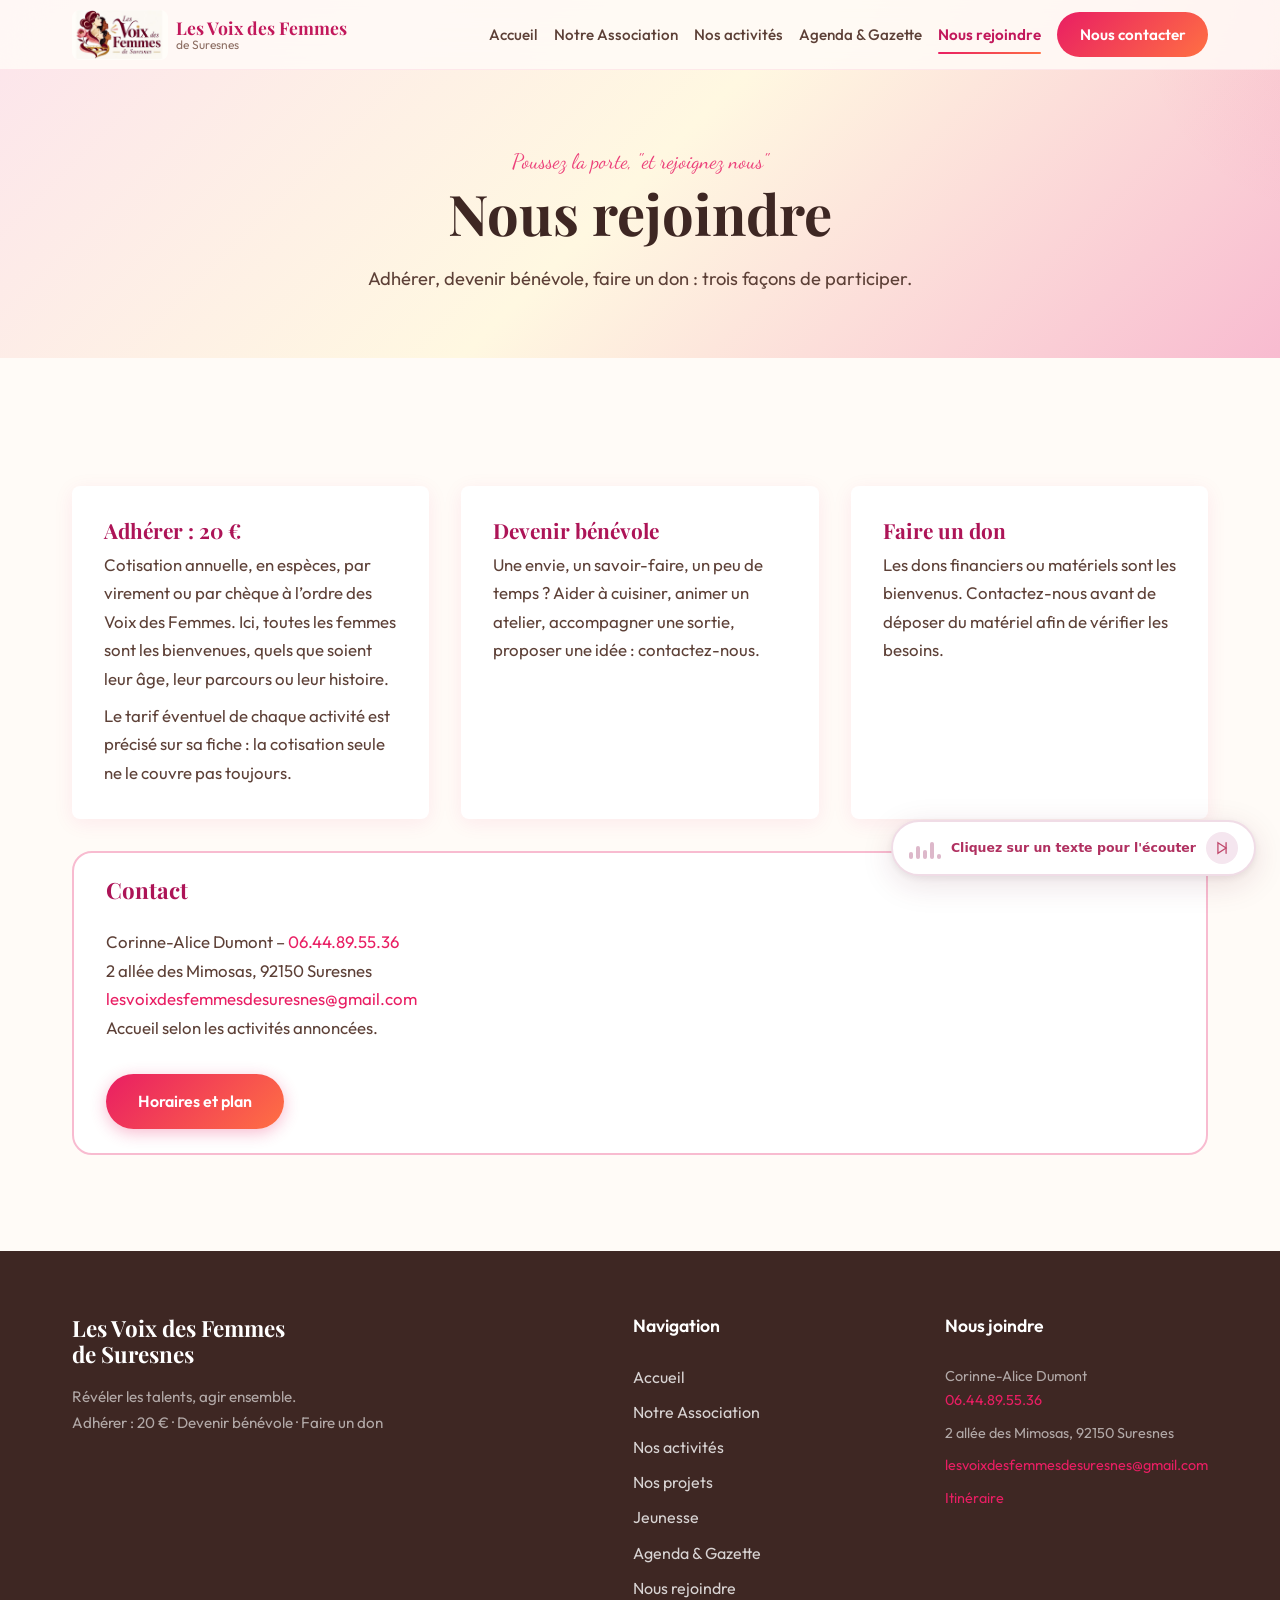
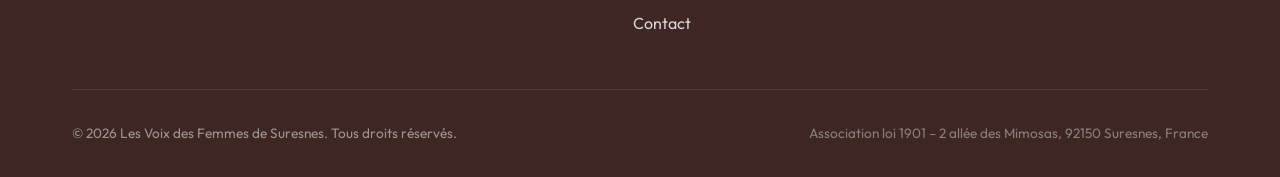
<file: rejoindre.html>
<!DOCTYPE html>
<html lang="fr">
<head>
    <meta charset="UTF-8">
    <meta name="viewport" content="width=device-width, initial-scale=1.0">
    <meta name="description" content="Adhérer pour 20 €, devenir bénévole ou faire un don aux Voix des Femmes de Suresnes.">
    <title>Nous rejoindre - Les Voix des Femmes de Suresnes</title>
    <link rel="stylesheet" href="styles.css">
</head>
<body>
    <nav class="navbar" id="navbar">
        <div class="nav-container">
            <a href="index.html" class="nav-logo">
                <img src="images/logo_voix_des_femmes.png" alt="Logo Les Voix des Femmes de Suresnes">
                <div class="nav-logo-text">Les Voix des Femmes <span>de Suresnes</span></div>
            </a>
            <div class="nav-links" id="nav-links">
                <a href="index.html">Accueil</a>
                <a href="association.html">Notre Association</a>
                <a href="activites.html">Nos activités</a>
                <a href="agenda.html">Agenda & Gazette</a>
                <a href="rejoindre.html" class="active">Nous rejoindre</a>
                <a href="contact.html" class="nav-cta">Nous contacter</a>
            </div>
            <button class="nav-toggle" id="nav-toggle" aria-label="Menu de navigation"><span></span><span></span><span></span></button>
        </div>
    </nav>
    <section class="page-header">
        <div class="container">
            <span class="section-subtitle">Poussez la porte, "et rejoignez nous"</span>
            <h1>Nous rejoindre</h1>
            <p>Adhérer, devenir bénévole, faire un don : trois façons de participer.</p>
        </div>
    </section>
    <section class="block"><div class="container"><div class="fiches">
        <article class="fiche" id="adherer"><h3>Adhérer : 20 €</h3><p>Cotisation annuelle, en espèces, par virement ou par chèque à l’ordre des Voix des Femmes. Ici, toutes les femmes sont les bienvenues, quels que soient leur âge, leur parcours ou leur histoire.</p><p>Le tarif éventuel de chaque activité est précisé sur sa fiche : la cotisation seule ne le couvre pas toujours.</p></article>
        <article class="fiche" id="benevole"><h3>Devenir bénévole</h3><p>Une envie, un savoir-faire, un peu de temps ? Aider à cuisiner, animer un atelier, accompagner une sortie, proposer une idée : contactez-nous.</p></article>
        <article class="fiche" id="don"><h3>Faire un don</h3><p>Les dons financiers ou matériels sont les bienvenus. Contactez-nous avant de déposer du matériel afin de vérifier les besoins.</p></article>
    </div>
    <div class="help-box"><h2 style="font-size:1.4rem">Contact</h2>
        <p>Corinne-Alice Dumont – <a href="tel:0644895536">06.44.89.55.36</a><br>2 allée des Mimosas, 92150 Suresnes<br><a href="mailto:lesvoixdesfemmesdesuresnes@gmail.com">lesvoixdesfemmesdesuresnes@gmail.com</a><br>Accueil selon les activités annoncées.</p>
        <div class="btn-row"><a href="contact.html" class="btn btn-primary">Horaires et plan</a></div>
        <!-- À COMPLÉTER : identifiant Instagram -->
    </div></div></section>
    <footer class="footer">
        <div class="container">
            <div class="footer-grid">
                <div class="footer-brand">
                    <h3>Les Voix des Femmes <br>de Suresnes</h3>
                    <p>Révéler les talents, agir ensemble.<br>Adhérer : 20 € · <a href="rejoindre.html#benevole">Devenir bénévole</a> · <a href="rejoindre.html#don">Faire un don</a></p>
                </div>
                <div class="footer-links">
                    <h4>Navigation</h4>
                    <a href="index.html">Accueil</a>
                    <a href="association.html">Notre Association</a>
                    <a href="activites.html">Nos activités</a>
                    <a href="projets.html">Nos projets</a>
                    <a href="jeunesse.html">Jeunesse</a>
                    <a href="agenda.html">Agenda &amp; Gazette</a>
                    <a href="rejoindre.html">Nous rejoindre</a>
                    <a href="contact.html">Contact</a>
                </div>
                <div class="footer-hours">
                    <h4>Nous joindre</h4>
                    <p>Corinne-Alice Dumont<br><a href="tel:0644895536">06.44.89.55.36</a></p>
                    <p>2 allée des Mimosas, 92150 Suresnes</p>
                    <p><a href="mailto:lesvoixdesfemmesdesuresnes@gmail.com">lesvoixdesfemmesdesuresnes@gmail.com</a></p>
                    <p><a href="https://www.google.com/maps/dir/?api=1&destination=2+all%C3%A9e+des+Mimosas+92150+Suresnes" target="_blank" rel="noopener">Itinéraire</a></p>
                </div>
            </div>
            <div class="footer-bottom">
                <p>&copy; 2026 Les Voix des Femmes de Suresnes. Tous droits réservés.</p>
                <p class="legal-text">Association loi 1901 – 2 allée des Mimosas, 92150 Suresnes, France</p>
            </div>
        </div>
    </footer>
    <script src="voice-reader.js"></script>
    <script src="site.js"></script>
</body>
</html>
</file>
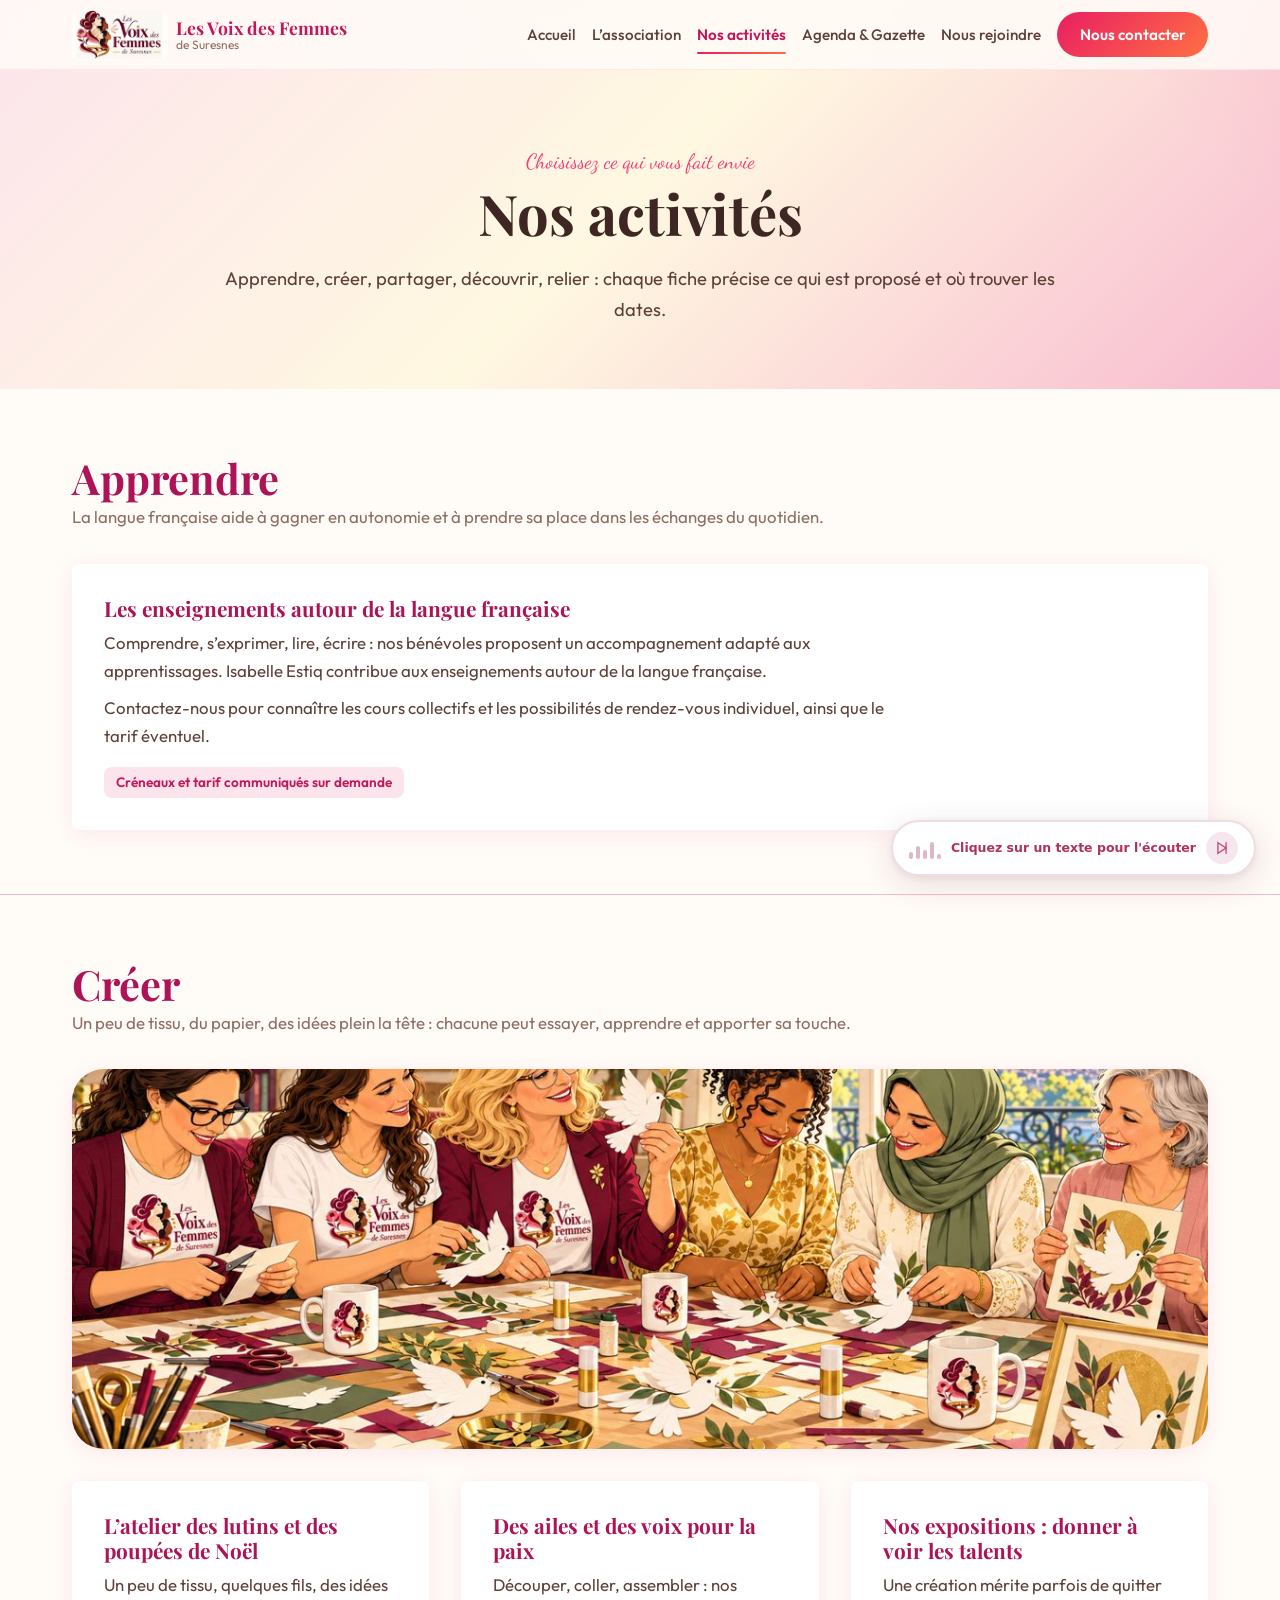
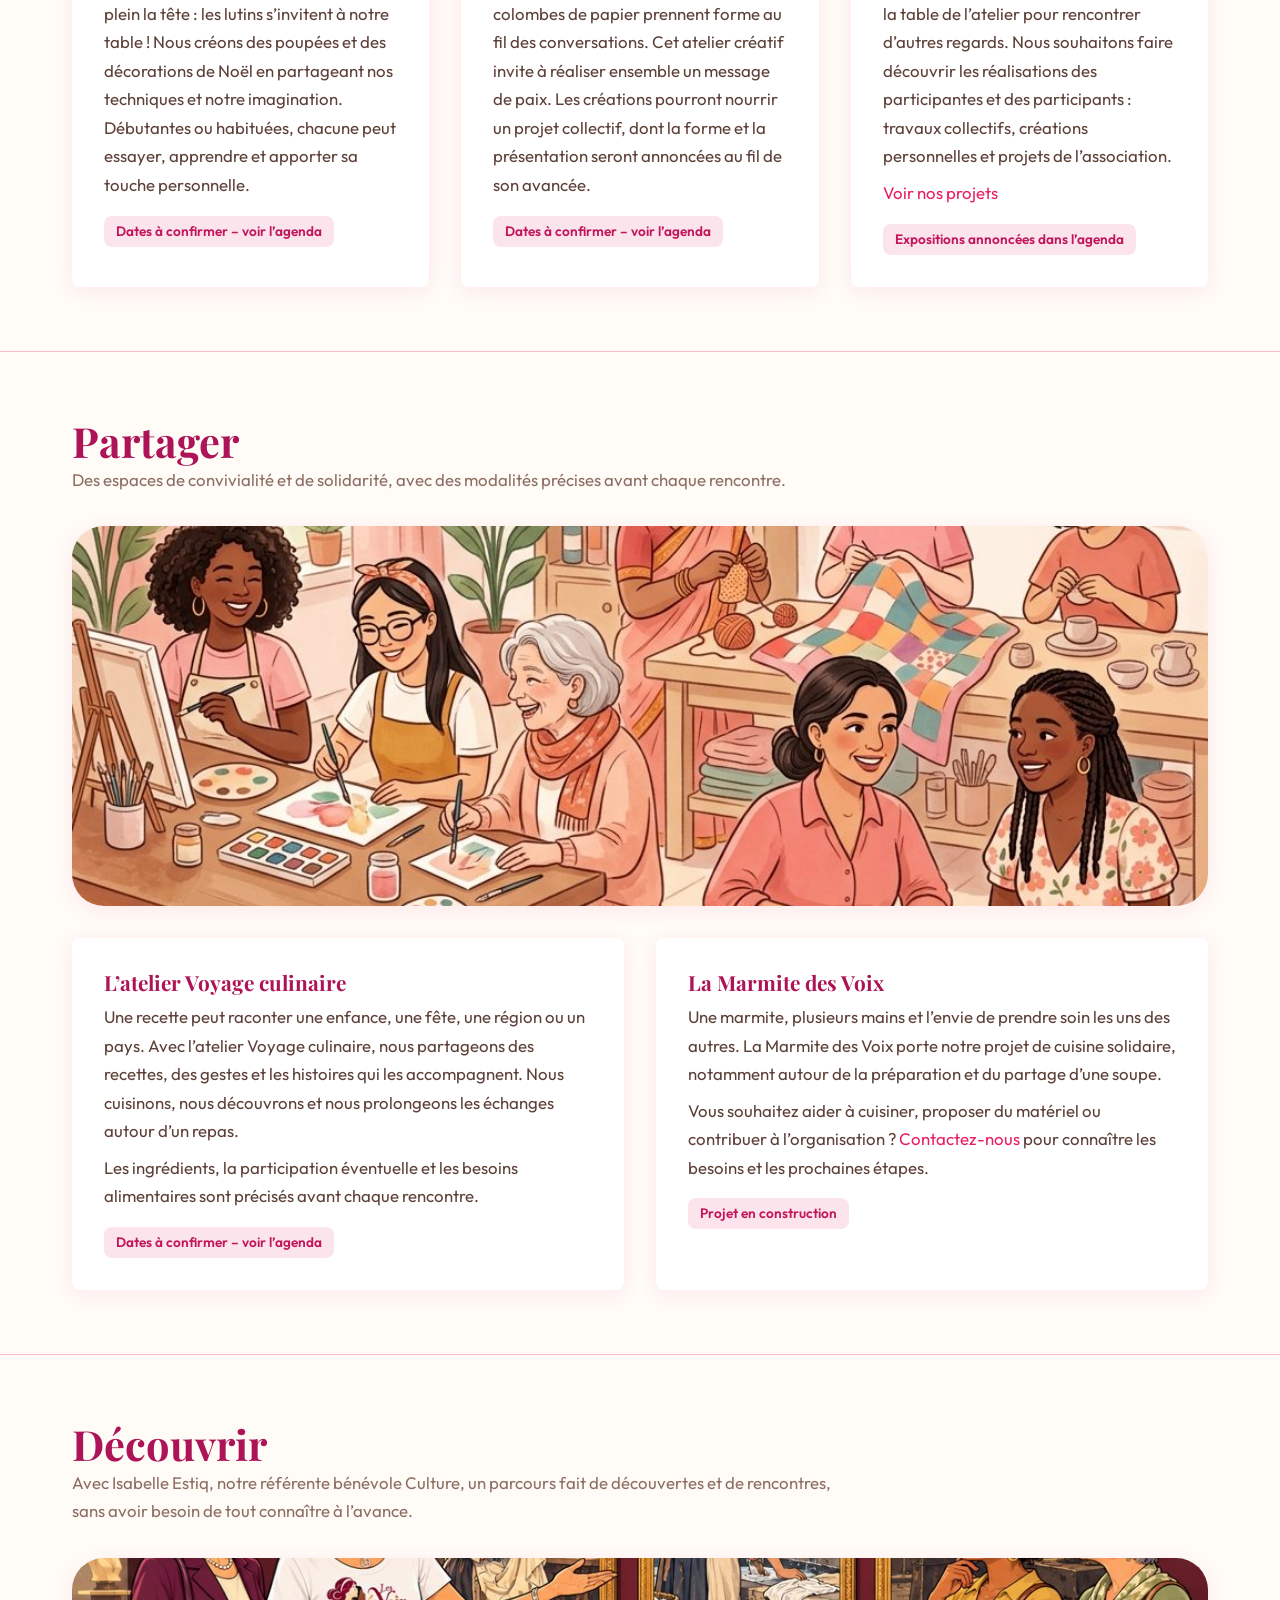
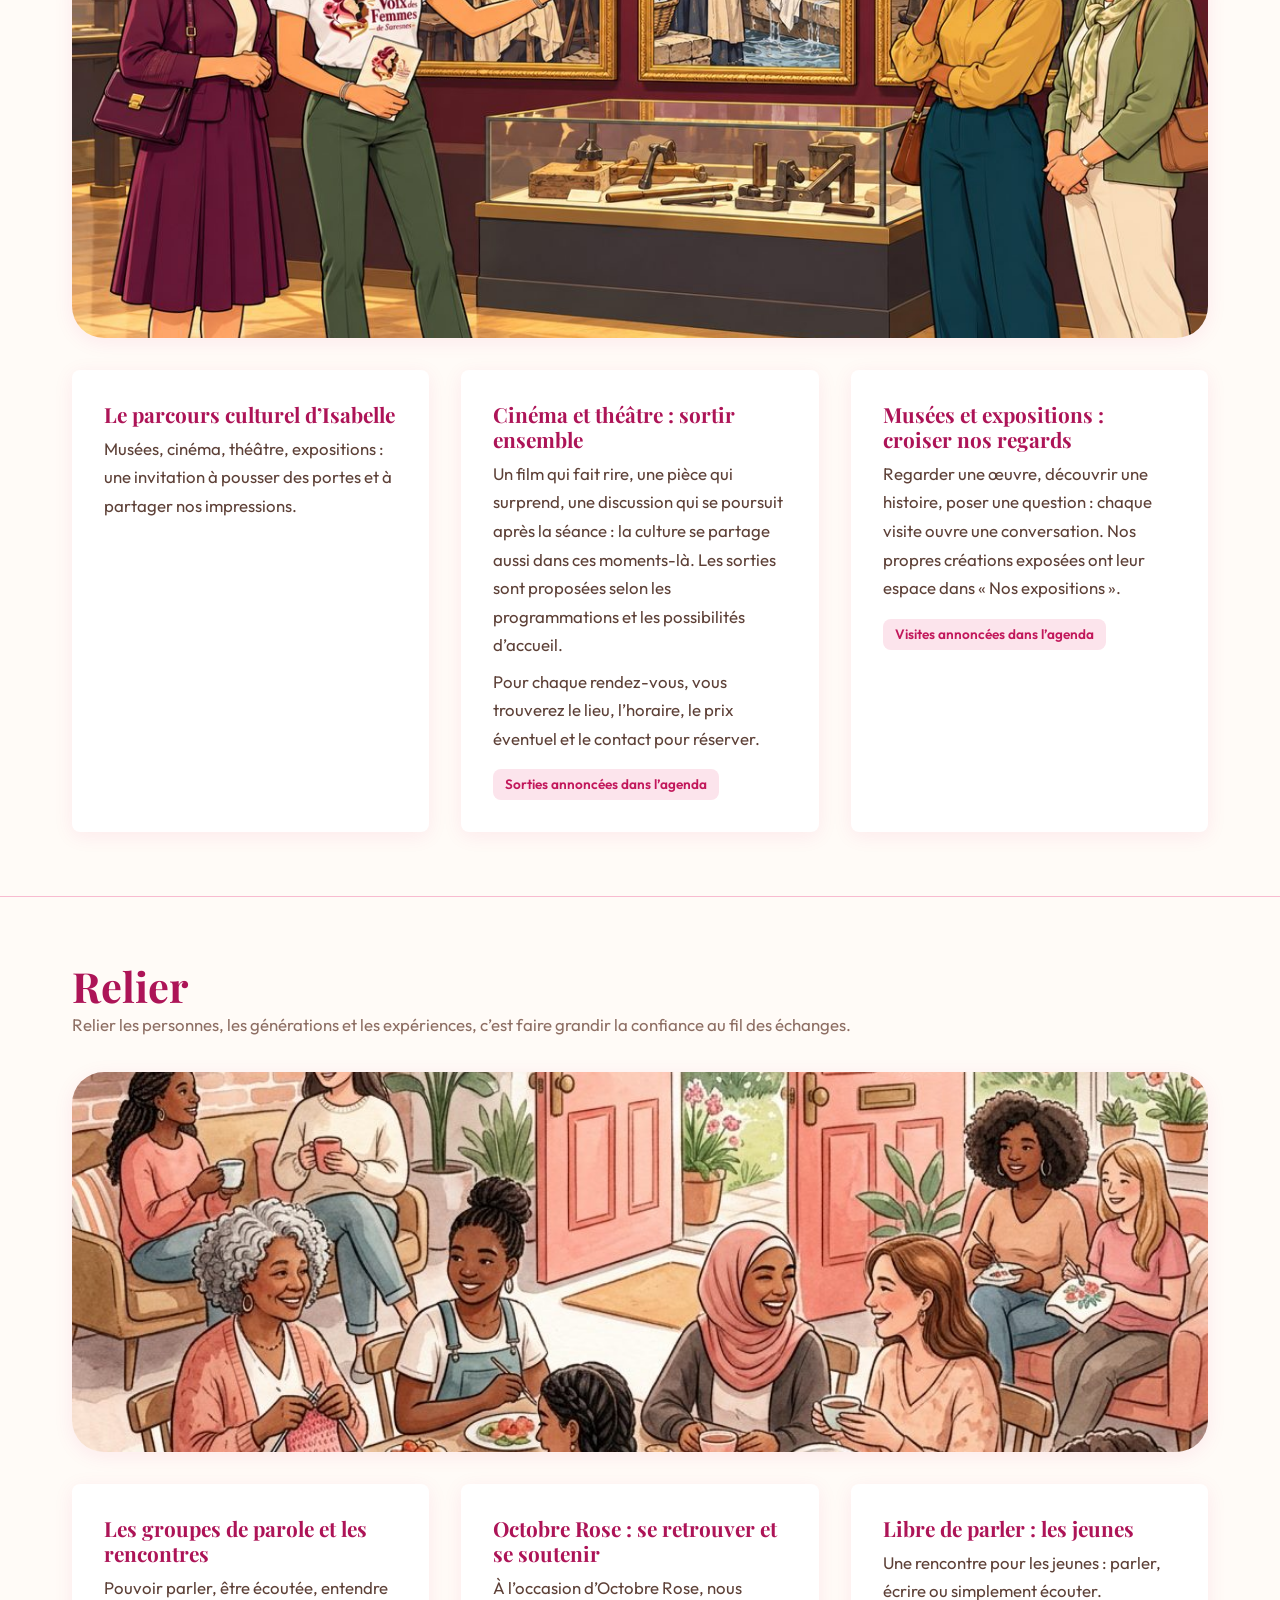
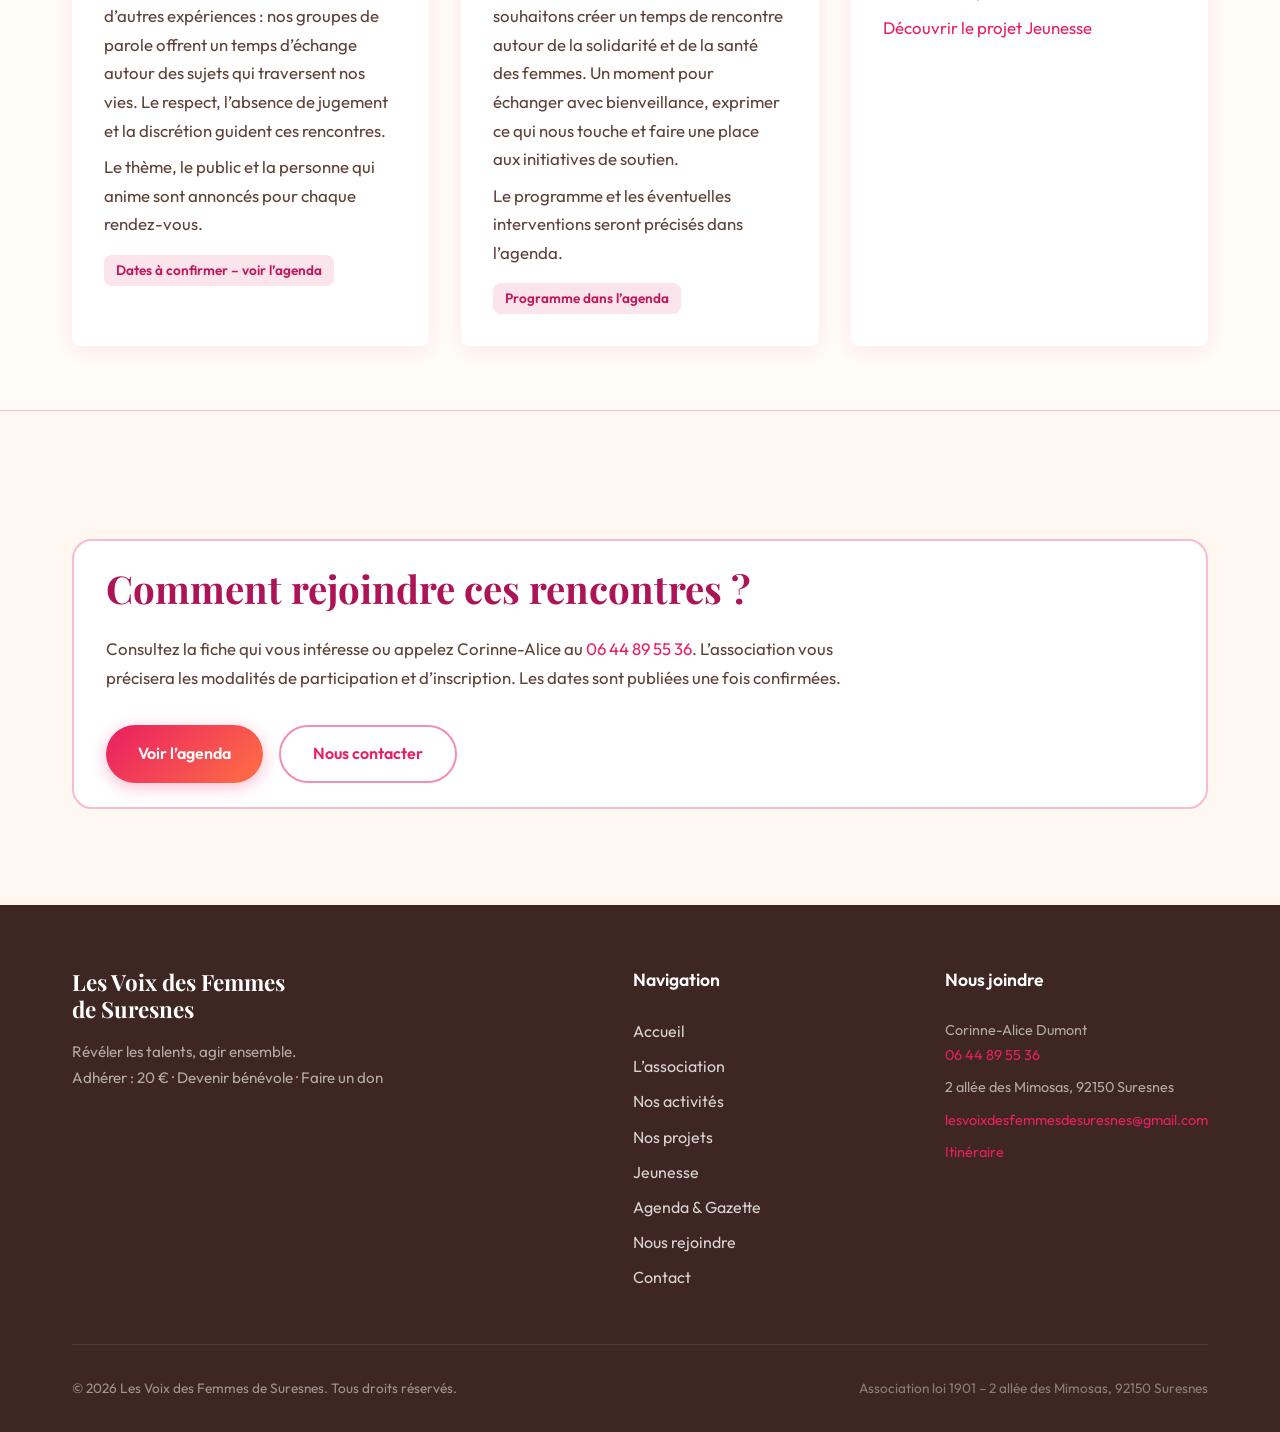
<file: siteweb/site/activites.html>
<!DOCTYPE html>
<html lang="fr">
<head>
    <meta charset="UTF-8">
    <meta name="viewport" content="width=device-width, initial-scale=1.0">
    <meta name="description" content="Apprendre, créer, partager, découvrir, relier : toutes les activités des Voix des Femmes de Suresnes.">
    <title>Nos activités - Les Voix des Femmes de Suresnes</title>
    <link rel="stylesheet" href="styles.css">
</head>
<body>
    <nav class="navbar" id="navbar">
        <div class="nav-container">
            <a href="index.html" class="nav-logo">
                <img src="images/logo_voix_des_femmes.png" alt="Logo Les Voix des Femmes de Suresnes">
                <div class="nav-logo-text">Les Voix des Femmes <span>de Suresnes</span></div>
            </a>
            <div class="nav-links" id="nav-links">
                <a href="index.html">Accueil</a>
                <a href="association.html">L’association</a>
                <a href="activites.html" class="active">Nos activités</a>
                <a href="agenda.html">Agenda & Gazette</a>
                <a href="rejoindre.html">Nous rejoindre</a>
                <a href="contact.html" class="nav-cta">Nous contacter</a>
            </div>
            <button class="nav-toggle" id="nav-toggle" aria-label="Menu de navigation"><span></span><span></span><span></span></button>
        </div>
    </nav>
    <section class="page-header">
        <div class="container">
            <span class="section-subtitle">Choisissez ce qui vous fait envie</span>
            <h1>Nos activités</h1>
            <p>Apprendre, créer, partager, découvrir, relier : chaque fiche précise ce qui est proposé et où trouver les dates.</p>
        </div>
    </section>
    <section class="act-section" id="apprendre">
        <div class="container">
            <h2>Apprendre</h2>
            <p class="intro">La langue française aide à gagner en autonomie et à prendre sa place dans les échanges du quotidien.</p>
            
            <div class="fiches">
<article class="fiche"><h3>Les enseignements autour de la langue française</h3><p>Comprendre, s’exprimer, lire, écrire : nos bénévoles proposent un accompagnement adapté aux apprentissages. Isabelle Estiq contribue aux enseignements autour de la langue française.</p><p>Contactez-nous pour connaître les cours collectifs et les possibilités de rendez-vous individuel, ainsi que le tarif éventuel.</p><span class="statut">Créneaux et tarif communiqués sur demande</span></article>
            </div>
        </div>
    </section>
    <section class="act-section" id="creer">
        <div class="container">
            <h2>Créer</h2>
            <p class="intro">Un peu de tissu, du papier, des idées plein la tête : chacune peut essayer, apprendre et apporter sa touche.</p>
            <img class="section-photo" src="images/colombes.jpg" alt="Des femmes découpent et assemblent des colombes en papier">
            <div class="fiches">
<article class="fiche"><h3>L’atelier des lutins et des poupées de Noël</h3><p>Un peu de tissu, quelques fils, des idées plein la tête : les lutins s’invitent à notre table ! Nous créons des poupées et des décorations de Noël en partageant nos techniques et notre imagination. Débutantes ou habituées, chacune peut essayer, apprendre et apporter sa touche personnelle.</p><span class="statut">Dates à confirmer – voir l’agenda</span></article>
<article class="fiche"><h3>Des ailes et des voix pour la paix</h3><p>Découper, coller, assembler : nos colombes de papier prennent forme au fil des conversations. Cet atelier créatif invite à réaliser ensemble un message de paix. Les créations pourront nourrir un projet collectif, dont la forme et la présentation seront annoncées au fil de son avancée.</p><span class="statut">Dates à confirmer – voir l’agenda</span></article>
<article class="fiche"><h3>Nos expositions : donner à voir les talents</h3><p>Une création mérite parfois de quitter la table de l’atelier pour rencontrer d’autres regards. Nous souhaitons faire découvrir les réalisations des participantes et des participants : travaux collectifs, créations personnelles et projets de l’association.</p><p><a href="projets.html">Voir nos projets</a></p><span class="statut">Expositions annoncées dans l’agenda</span></article>
            </div>
        </div>
    </section>
    <section class="act-section" id="partager">
        <div class="container">
            <h2>Partager</h2>
            <p class="intro">Des espaces de convivialité et de solidarité, avec des modalités précises avant chaque rencontre.</p>
            <img class="section-photo" src="images/activities.jpg" alt="Des femmes cuisinent, peignent et cousent ensemble dans un atelier">
            <div class="fiches">
<article class="fiche"><h3>L’atelier Voyage culinaire</h3><p>Une recette peut raconter une enfance, une fête, une région ou un pays. Avec l’atelier Voyage culinaire, nous partageons des recettes, des gestes et les histoires qui les accompagnent. Nous cuisinons, nous découvrons et nous prolongeons les échanges autour d’un repas.</p><p>Les ingrédients, la participation éventuelle et les besoins alimentaires sont précisés avant chaque rencontre.</p><span class="statut">Dates à confirmer – voir l’agenda</span></article>
<article class="fiche"><h3>La Marmite des Voix</h3><p>Une marmite, plusieurs mains et l’envie de prendre soin les uns des autres. La Marmite des Voix porte notre projet de cuisine solidaire, notamment autour de la préparation et du partage d’une soupe.</p><p>Vous souhaitez aider à cuisiner, proposer du matériel ou contribuer à l’organisation ? <a href="contact.html">Contactez-nous</a> pour connaître les besoins et les prochaines étapes.</p><span class="statut">Projet en construction</span></article>
            </div>
        </div>
    </section>
    <section class="act-section" id="decouvrir">
        <div class="container">
            <h2>Découvrir</h2>
            <p class="intro">Avec Isabelle Estiq, notre référente bénévole Culture, un parcours fait de découvertes et de rencontres, sans avoir besoin de tout connaître à l’avance.</p>
            <img class="section-photo" src="images/culture.jpg" alt="Un groupe visite une exposition avec Isabelle">
            <div class="fiches">
<article class="fiche"><h3>Le parcours culturel d’Isabelle</h3><p>Musées, cinéma, théâtre, expositions : une invitation à pousser des portes et à partager nos impressions.</p></article>
<article class="fiche"><h3>Cinéma et théâtre : sortir ensemble</h3><p>Un film qui fait rire, une pièce qui surprend, une discussion qui se poursuit après la séance : la culture se partage aussi dans ces moments-là. Les sorties sont proposées selon les programmations et les possibilités d’accueil.</p><p>Pour chaque rendez-vous, vous trouverez le lieu, l’horaire, le prix éventuel et le contact pour réserver.</p><span class="statut">Sorties annoncées dans l’agenda</span></article>
<article class="fiche"><h3>Musées et expositions : croiser nos regards</h3><p>Regarder une œuvre, découvrir une histoire, poser une question : chaque visite ouvre une conversation. Nos propres créations exposées ont leur espace dans « Nos expositions ».</p><span class="statut">Visites annoncées dans l’agenda</span></article>
            </div>
        </div>
    </section>
    <section class="act-section" id="relier">
        <div class="container">
            <h2>Relier</h2>
            <p class="intro">Relier les personnes, les générations et les expériences, c’est faire grandir la confiance au fil des échanges.</p>
            <img class="section-photo" src="images/hero.jpg" alt="Des femmes de tous âges se retrouvent autour d’un thé et d’un goûter">
            <div class="fiches">
<article class="fiche"><h3>Les groupes de parole et les rencontres</h3><p>Pouvoir parler, être écoutée, entendre d’autres expériences : nos groupes de parole offrent un temps d’échange autour des sujets qui traversent nos vies. Le respect, l’absence de jugement et la discrétion guident ces rencontres.</p><p>Le thème, le public et la personne qui anime sont annoncés pour chaque rendez-vous.</p><span class="statut">Dates à confirmer – voir l’agenda</span></article>
<article class="fiche"><h3>Octobre Rose : se retrouver et se soutenir</h3><p>À l’occasion d’Octobre Rose, nous souhaitons créer un temps de rencontre autour de la solidarité et de la santé des femmes. Un moment pour échanger avec bienveillance, exprimer ce qui nous touche et faire une place aux initiatives de soutien.</p><p>Le programme et les éventuelles interventions seront précisés dans l’agenda.</p><span class="statut">Programme dans l’agenda</span></article>
<article class="fiche"><h3>Libre de parler : les jeunes</h3><p>Une rencontre pour les jeunes : parler, écrire ou simplement écouter.</p><p><a href="jeunesse.html">Découvrir le projet Jeunesse</a></p></article>
            </div>
        </div>
    </section>
    <section class="block alt"><div class="container">
        <div class="help-box"><h2>Comment rejoindre ces rencontres ?</h2>
        <p>Consultez la fiche qui vous intéresse ou appelez Corinne-Alice au <a href="tel:0644895536">06 44 89 55 36</a>. L’association vous précisera les modalités de participation et d’inscription. Les dates sont publiées une fois confirmées.</p>
        <div class="btn-row"><a href="agenda.html" class="btn btn-primary">Voir l’agenda</a><a href="contact.html" class="btn btn-outline">Nous contacter</a></div></div>
    </div></section>
    <footer class="footer">
        <div class="container">
            <div class="footer-grid">
                <div class="footer-brand">
                    <h3>Les Voix des Femmes <br>de Suresnes</h3>
                    <p>Révéler les talents, agir ensemble.<br>Adhérer : 20 € · <a href="rejoindre.html#benevole">Devenir bénévole</a> · <a href="rejoindre.html#don">Faire un don</a></p>
                </div>
                <div class="footer-links">
                    <h4>Navigation</h4>
                    <a href="index.html">Accueil</a>
                    <a href="association.html">L’association</a>
                    <a href="activites.html">Nos activités</a>
                    <a href="projets.html">Nos projets</a>
                    <a href="jeunesse.html">Jeunesse</a>
                    <a href="agenda.html">Agenda &amp; Gazette</a>
                    <a href="rejoindre.html">Nous rejoindre</a>
                    <a href="contact.html">Contact</a>
                </div>
                <div class="footer-hours">
                    <h4>Nous joindre</h4>
                    <p>Corinne-Alice Dumont<br><a href="tel:0644895536">06 44 89 55 36</a></p>
                    <p>2 allée des Mimosas, 92150 Suresnes</p>
                    <p><a href="mailto:lesvoixdesfemmesdesuresnes@gmail.com">lesvoixdesfemmesdesuresnes@gmail.com</a></p>
                    <p><a href="https://www.google.com/maps/dir/?api=1&destination=2+all%C3%A9e+des+Mimosas+92150+Suresnes" target="_blank" rel="noopener">Itinéraire</a></p>
                </div>
            </div>
            <div class="footer-bottom">
                <p>&copy; 2026 Les Voix des Femmes de Suresnes. Tous droits réservés.</p>
                <p class="legal-text">Association loi 1901 – 2 allée des Mimosas, 92150 Suresnes</p>
            </div>
        </div>
    </footer>
    <script src="voice-reader.js"></script>
    <script src="site.js"></script>
</body>
</html>
</file>
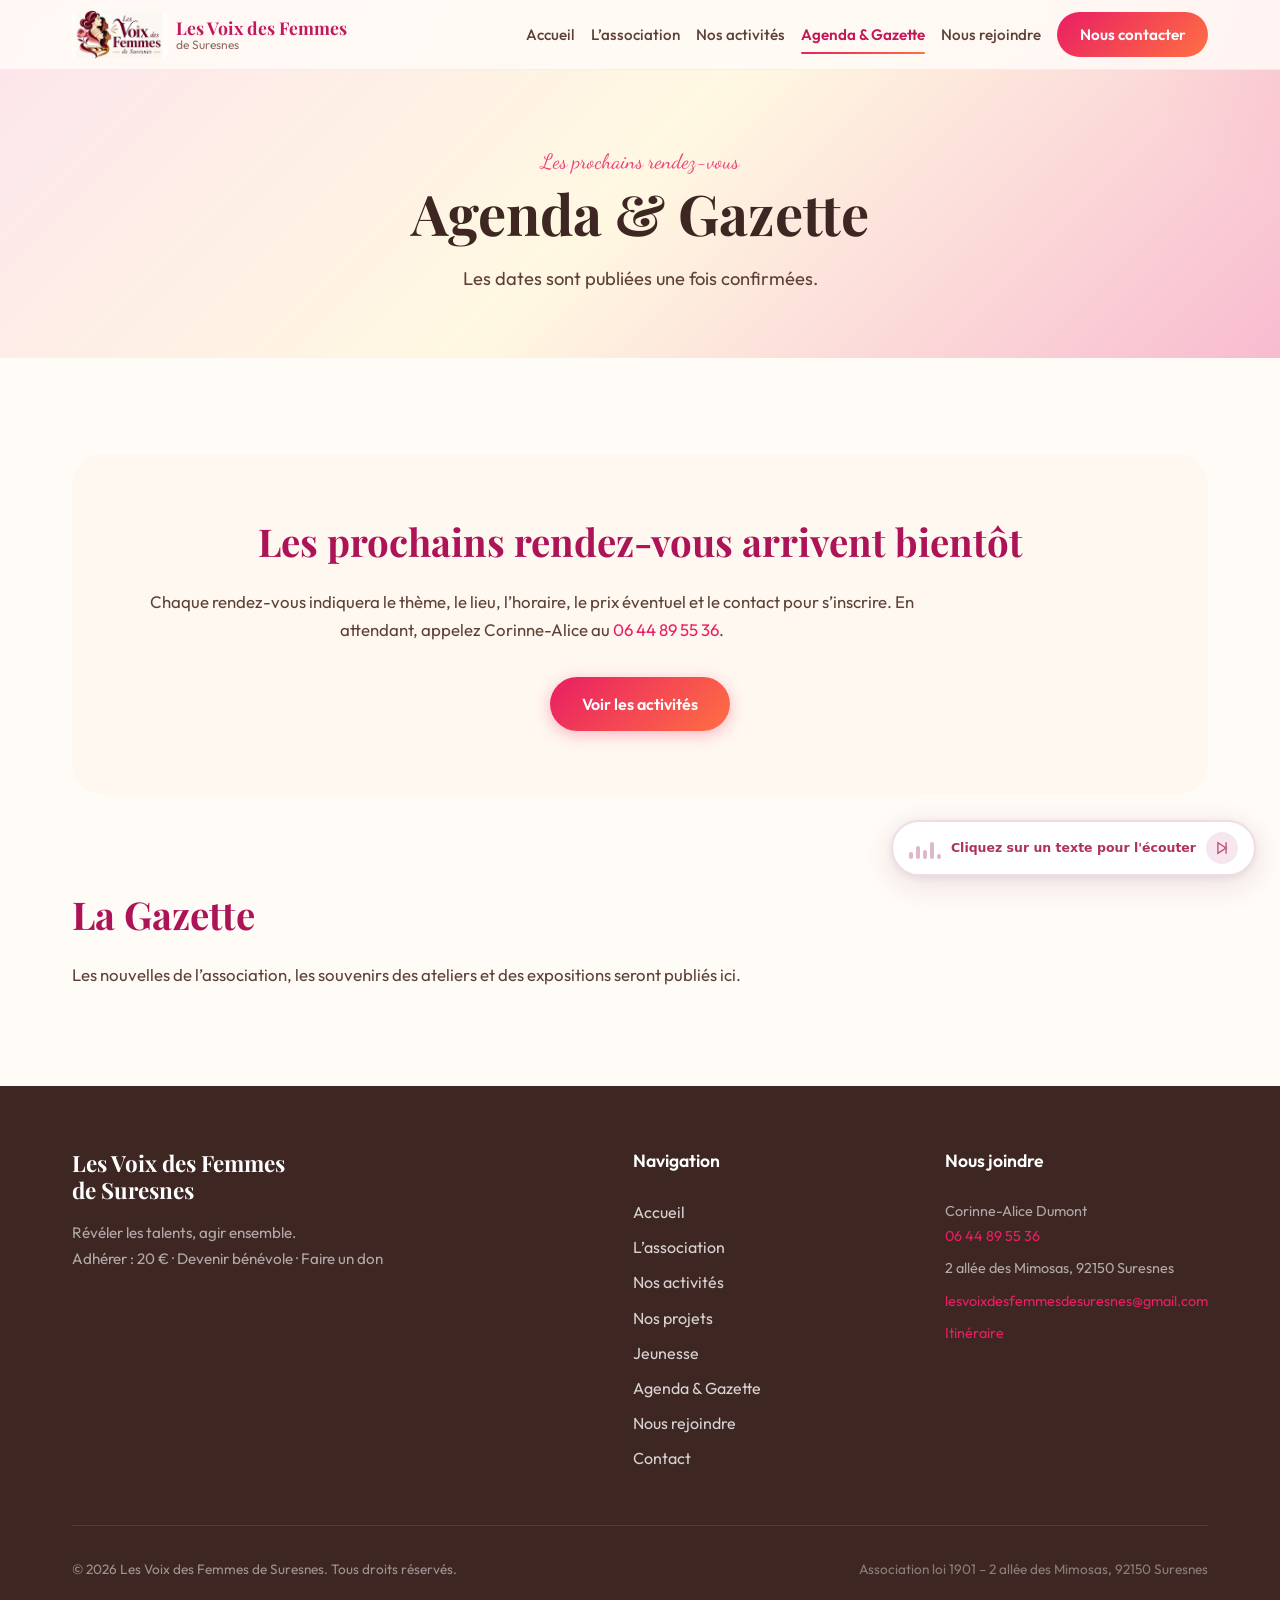
<file: siteweb/site/agenda.html>
<!DOCTYPE html>
<html lang="fr">
<head>
    <meta charset="UTF-8">
    <meta name="viewport" content="width=device-width, initial-scale=1.0">
    <meta name="description" content="Agenda et gazette des Voix des Femmes de Suresnes.">
    <title>Agenda & Gazette - Les Voix des Femmes de Suresnes</title>
    <link rel="stylesheet" href="styles.css">
</head>
<body>
    <nav class="navbar" id="navbar">
        <div class="nav-container">
            <a href="index.html" class="nav-logo">
                <img src="images/logo_voix_des_femmes.png" alt="Logo Les Voix des Femmes de Suresnes">
                <div class="nav-logo-text">Les Voix des Femmes <span>de Suresnes</span></div>
            </a>
            <div class="nav-links" id="nav-links">
                <a href="index.html">Accueil</a>
                <a href="association.html">L’association</a>
                <a href="activites.html">Nos activités</a>
                <a href="agenda.html" class="active">Agenda & Gazette</a>
                <a href="rejoindre.html">Nous rejoindre</a>
                <a href="contact.html" class="nav-cta">Nous contacter</a>
            </div>
            <button class="nav-toggle" id="nav-toggle" aria-label="Menu de navigation"><span></span><span></span><span></span></button>
        </div>
    </nav>
    <section class="page-header">
        <div class="container">
            <span class="section-subtitle">Les prochains rendez-vous</span>
            <h1>Agenda & Gazette</h1>
            <p>Les dates sont publiées une fois confirmées.</p>
        </div>
    </section>
    <section class="block"><div class="container">
        <div class="agenda-vide">
            <h2>Les prochains rendez-vous arrivent bientôt</h2>
            <p>Chaque rendez-vous indiquera le thème, le lieu, l’horaire, le prix éventuel et le contact pour s’inscrire. En attendant, appelez Corinne-Alice au <a href="tel:0644895536">06 44 89 55 36</a>.</p>
            <div class="btn-row" style="justify-content:center"><a href="activites.html" class="btn btn-primary">Voir les activités</a></div>
        </div>
        <!-- À COMPLÉTER : ajouter ici chaque rendez-vous confirmé (date, lieu, horaire, prix, contact) -->
        <div class="block" style="padding-bottom:0"><h2>La Gazette</h2>
        <p>Les nouvelles de l’association, les souvenirs des ateliers et des expositions seront publiés ici.</p></div>
    </div></section>
    <footer class="footer">
        <div class="container">
            <div class="footer-grid">
                <div class="footer-brand">
                    <h3>Les Voix des Femmes <br>de Suresnes</h3>
                    <p>Révéler les talents, agir ensemble.<br>Adhérer : 20 € · <a href="rejoindre.html#benevole">Devenir bénévole</a> · <a href="rejoindre.html#don">Faire un don</a></p>
                </div>
                <div class="footer-links">
                    <h4>Navigation</h4>
                    <a href="index.html">Accueil</a>
                    <a href="association.html">L’association</a>
                    <a href="activites.html">Nos activités</a>
                    <a href="projets.html">Nos projets</a>
                    <a href="jeunesse.html">Jeunesse</a>
                    <a href="agenda.html">Agenda &amp; Gazette</a>
                    <a href="rejoindre.html">Nous rejoindre</a>
                    <a href="contact.html">Contact</a>
                </div>
                <div class="footer-hours">
                    <h4>Nous joindre</h4>
                    <p>Corinne-Alice Dumont<br><a href="tel:0644895536">06 44 89 55 36</a></p>
                    <p>2 allée des Mimosas, 92150 Suresnes</p>
                    <p><a href="mailto:lesvoixdesfemmesdesuresnes@gmail.com">lesvoixdesfemmesdesuresnes@gmail.com</a></p>
                    <p><a href="https://www.google.com/maps/dir/?api=1&destination=2+all%C3%A9e+des+Mimosas+92150+Suresnes" target="_blank" rel="noopener">Itinéraire</a></p>
                </div>
            </div>
            <div class="footer-bottom">
                <p>&copy; 2026 Les Voix des Femmes de Suresnes. Tous droits réservés.</p>
                <p class="legal-text">Association loi 1901 – 2 allée des Mimosas, 92150 Suresnes</p>
            </div>
        </div>
    </footer>
    <script src="voice-reader.js"></script>
    <script src="site.js"></script>
</body>
</html>
</file>
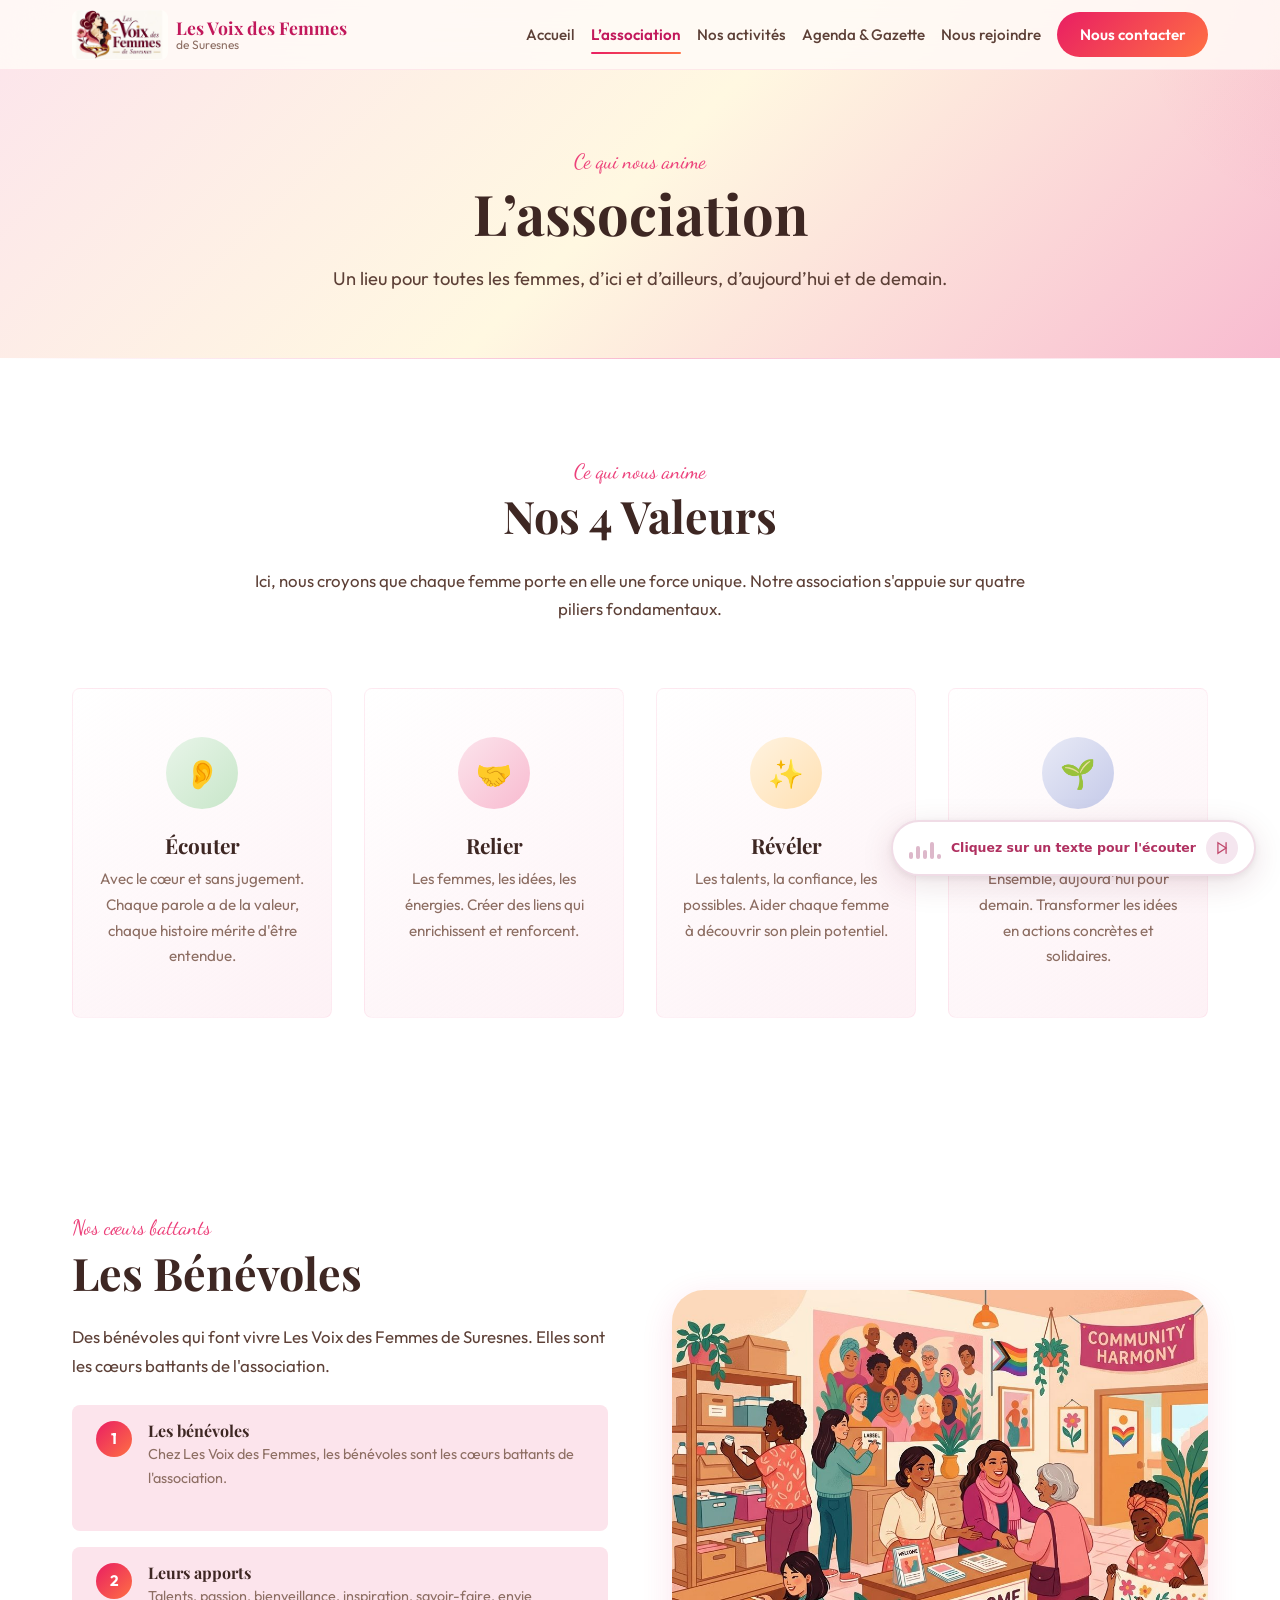
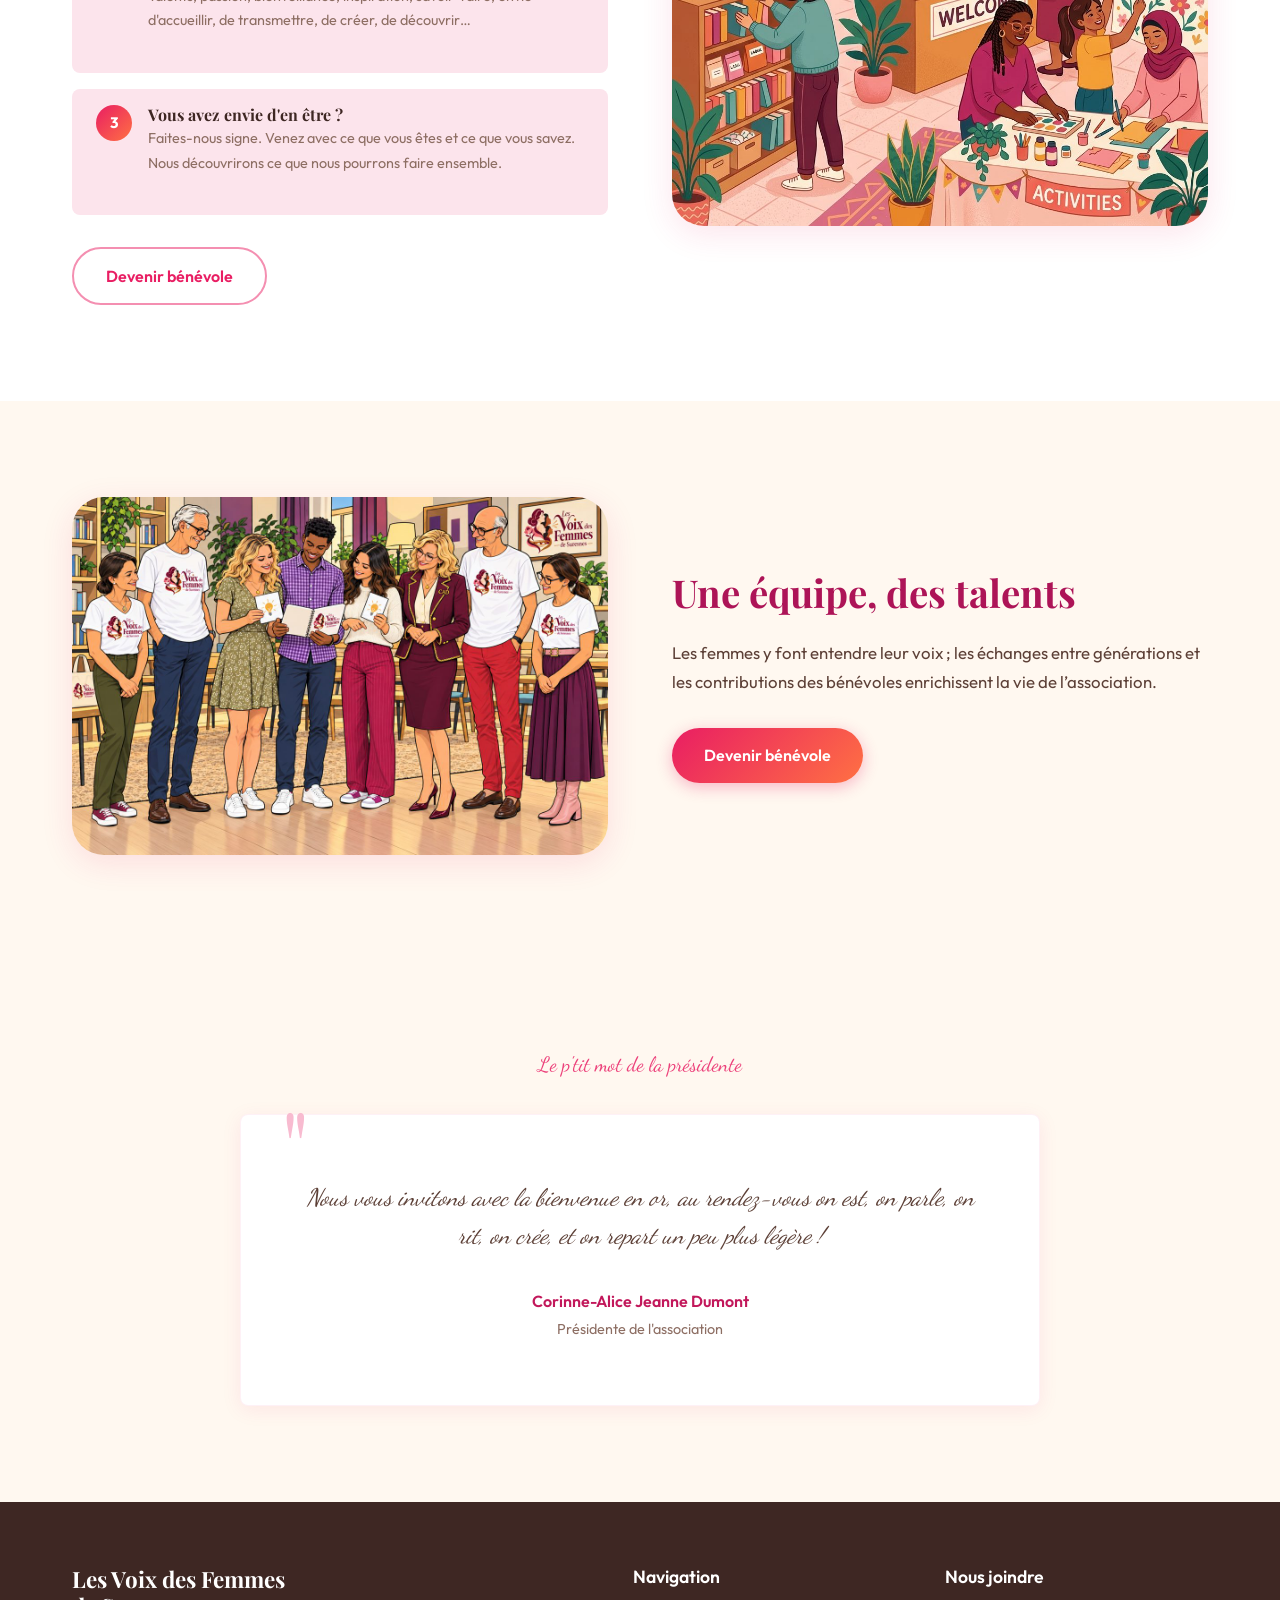
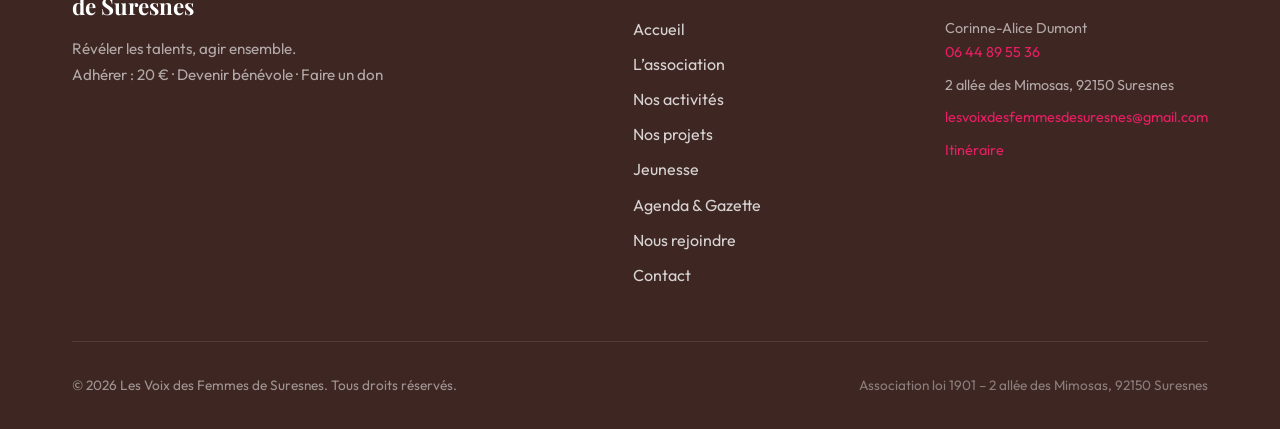
<file: siteweb/site/association.html>
<!DOCTYPE html>
<html lang="fr">
<head>
    <meta charset="UTF-8">
    <meta name="viewport" content="width=device-width, initial-scale=1.0">
    <meta name="description" content="Les valeurs, l’équipe de bénévoles et le mot de la présidente des Voix des Femmes de Suresnes.">
    <title>L’association - Les Voix des Femmes de Suresnes</title>
    <link rel="stylesheet" href="styles.css">
</head>
<body>
    <nav class="navbar" id="navbar">
        <div class="nav-container">
            <a href="index.html" class="nav-logo">
                <img src="images/logo_voix_des_femmes.png" alt="Logo Les Voix des Femmes de Suresnes">
                <div class="nav-logo-text">Les Voix des Femmes <span>de Suresnes</span></div>
            </a>
            <div class="nav-links" id="nav-links">
                <a href="index.html">Accueil</a>
                <a href="association.html" class="active">L’association</a>
                <a href="activites.html">Nos activités</a>
                <a href="agenda.html">Agenda & Gazette</a>
                <a href="rejoindre.html">Nous rejoindre</a>
                <a href="contact.html" class="nav-cta">Nous contacter</a>
            </div>
            <button class="nav-toggle" id="nav-toggle" aria-label="Menu de navigation"><span></span><span></span><span></span></button>
        </div>
    </nav>
    <section class="page-header">
        <div class="container">
            <span class="section-subtitle">Ce qui nous anime</span>
            <h1>L’association</h1>
            <p>Un lieu pour toutes les femmes, d’ici et d’ailleurs, d’aujourd’hui et de demain.</p>
        </div>
    </section>
    <!-- ═══════════════ VALUES SECTION ═══════════════ -->
    <section class="values-section" id="valeurs">
        <div class="container">
            <div class="text-center">
                <span class="section-subtitle">Ce qui nous anime</span>
                <h2 class="section-title center">Nos 4 Valeurs</h2>
                <p style="margin: 0 auto;">
                    Ici, nous croyons que chaque femme porte en elle une force unique.
                    Notre association s'appuie sur quatre piliers fondamentaux.
                </p>
            </div>
            <div class="values-grid">
                <div class="value-card fade-in stagger-1" id="value-ecouter">
                    <div class="value-icon ecouter">👂</div>
                    <h3>Écouter</h3>
                    <p>Avec le cœur et sans jugement. Chaque parole a de la valeur, chaque histoire mérite d'être entendue.</p>
                </div>
                <div class="value-card fade-in stagger-2" id="value-relier">
                    <div class="value-icon relier">🤝</div>
                    <h3>Relier</h3>
                    <p>Les femmes, les idées, les énergies. Créer des liens qui enrichissent et renforcent.</p>
                </div>
                <div class="value-card fade-in stagger-3" id="value-reveler">
                    <div class="value-icon reveler">✨</div>
                    <h3>Révéler</h3>
                    <p>Les talents, la confiance, les possibles. Aider chaque femme à découvrir son plein potentiel.</p>
                </div>
                <div class="value-card fade-in stagger-4" id="value-agir">
                    <div class="value-icon agir">🌱</div>
                    <h3>Agir</h3>
                    <p>Ensemble, aujourd'hui pour demain. Transformer les idées en actions concrètes et solidaires.</p>
                </div>
            </div>
        </div>
    </section>
    <!-- ═══════════════ VOLUNTEERS SECTION ═══════════════ -->
    <section class="volunteers-section" id="benevoles">
        <div class="container">
            <div class="volunteers-content">
                <div class="volunteers-text fade-in-left">
                    <span class="section-subtitle">Nos cœurs battants</span>
                    <h2 class="section-title">Les Bénévoles</h2>
                    <p>
                        Des bénévoles qui font vivre Les Voix des Femmes de Suresnes.
                        Elles sont les cœurs battants de l'association.
                    </p>
                    <div class="volunteers-list">
                        <div class="volunteer-item" id="volunteer-step-1">
                            <div class="volunteer-number">1</div>
                            <div>
                                <h4>Les bénévoles</h4>
                                <p>Chez Les Voix des Femmes, les bénévoles sont les cœurs battants de l'association.</p>
                            </div>
                        </div>
                        <div class="volunteer-item" id="volunteer-step-2">
                            <div class="volunteer-number">2</div>
                            <div>
                                <h4>Leurs apports</h4>
                                <p>Talents, passion, bienveillance, inspiration, savoir-faire, envie d'accueillir, de transmettre, de créer, de découvrir…</p>
                            </div>
                        </div>
                        <div class="volunteer-item" id="volunteer-step-3">
                            <div class="volunteer-number">3</div>
                            <div>
                                <h4>Vous avez envie d'en être ?</h4>
                                <p>Faites-nous signe. Venez avec ce que vous êtes et ce que vous savez. Nous découvrirons ce que nous pourrons faire ensemble.</p>
                            </div>
                        </div>
                    </div>
                    <a href="contact.html" class="btn btn-outline" id="cta-volunteer">Devenir bénévole</a>
                </div>
                <div class="volunteers-image fade-in-right">
                    <img src="images/volunteers.jpg" alt="Les bénévoles de l'association">
                </div>
            </div>
        </div>
    </section>

    <section class="block alt">
        <div class="container split">
            <img class="photo" src="images/equipe.jpg" alt="L’équipe de bénévoles des Voix des Femmes de Suresnes">
            <div>
                <h2>Une équipe, des talents</h2>
                <p>Les femmes y font entendre leur voix ; les échanges entre générations et les contributions des bénévoles enrichissent la vie de l’association.</p>
                <div class="btn-row"><a href="rejoindre.html#benevole" class="btn btn-primary">Devenir bénévole</a></div>
            </div>
        </div>
    </section>
    <!-- ═══════════════ QUOTE SECTION ═══════════════ -->
    <section class="quote-section" id="mot-presidente">
        <div class="container">
            <div class="text-center" style="margin-bottom: var(--space-xl);">
                <span class="section-subtitle">Le p'tit mot de la présidente</span>
            </div>
            <div class="quote-card fade-in">
                <blockquote>
                    Nous vous invitons avec la bienvenue en or, au rendez-vous on est, on parle, on rit,
                    on crée, et on repart un peu plus légère !
                </blockquote>
                <div class="quote-author">
                    Corinne-Alice Jeanne Dumont
                    <span>Présidente de l'association</span>
                </div>
            </div>
        </div>
    </section>
    <footer class="footer">
        <div class="container">
            <div class="footer-grid">
                <div class="footer-brand">
                    <h3>Les Voix des Femmes <br>de Suresnes</h3>
                    <p>Révéler les talents, agir ensemble.<br>Adhérer : 20 € · <a href="rejoindre.html#benevole">Devenir bénévole</a> · <a href="rejoindre.html#don">Faire un don</a></p>
                </div>
                <div class="footer-links">
                    <h4>Navigation</h4>
                    <a href="index.html">Accueil</a>
                    <a href="association.html">L’association</a>
                    <a href="activites.html">Nos activités</a>
                    <a href="projets.html">Nos projets</a>
                    <a href="jeunesse.html">Jeunesse</a>
                    <a href="agenda.html">Agenda &amp; Gazette</a>
                    <a href="rejoindre.html">Nous rejoindre</a>
                    <a href="contact.html">Contact</a>
                </div>
                <div class="footer-hours">
                    <h4>Nous joindre</h4>
                    <p>Corinne-Alice Dumont<br><a href="tel:0644895536">06 44 89 55 36</a></p>
                    <p>2 allée des Mimosas, 92150 Suresnes</p>
                    <p><a href="mailto:lesvoixdesfemmesdesuresnes@gmail.com">lesvoixdesfemmesdesuresnes@gmail.com</a></p>
                    <p><a href="https://www.google.com/maps/dir/?api=1&destination=2+all%C3%A9e+des+Mimosas+92150+Suresnes" target="_blank" rel="noopener">Itinéraire</a></p>
                </div>
            </div>
            <div class="footer-bottom">
                <p>&copy; 2026 Les Voix des Femmes de Suresnes. Tous droits réservés.</p>
                <p class="legal-text">Association loi 1901 – 2 allée des Mimosas, 92150 Suresnes</p>
            </div>
        </div>
    </footer>
    <script src="voice-reader.js"></script>
    <script src="site.js"></script>
</body>
</html>
</file>
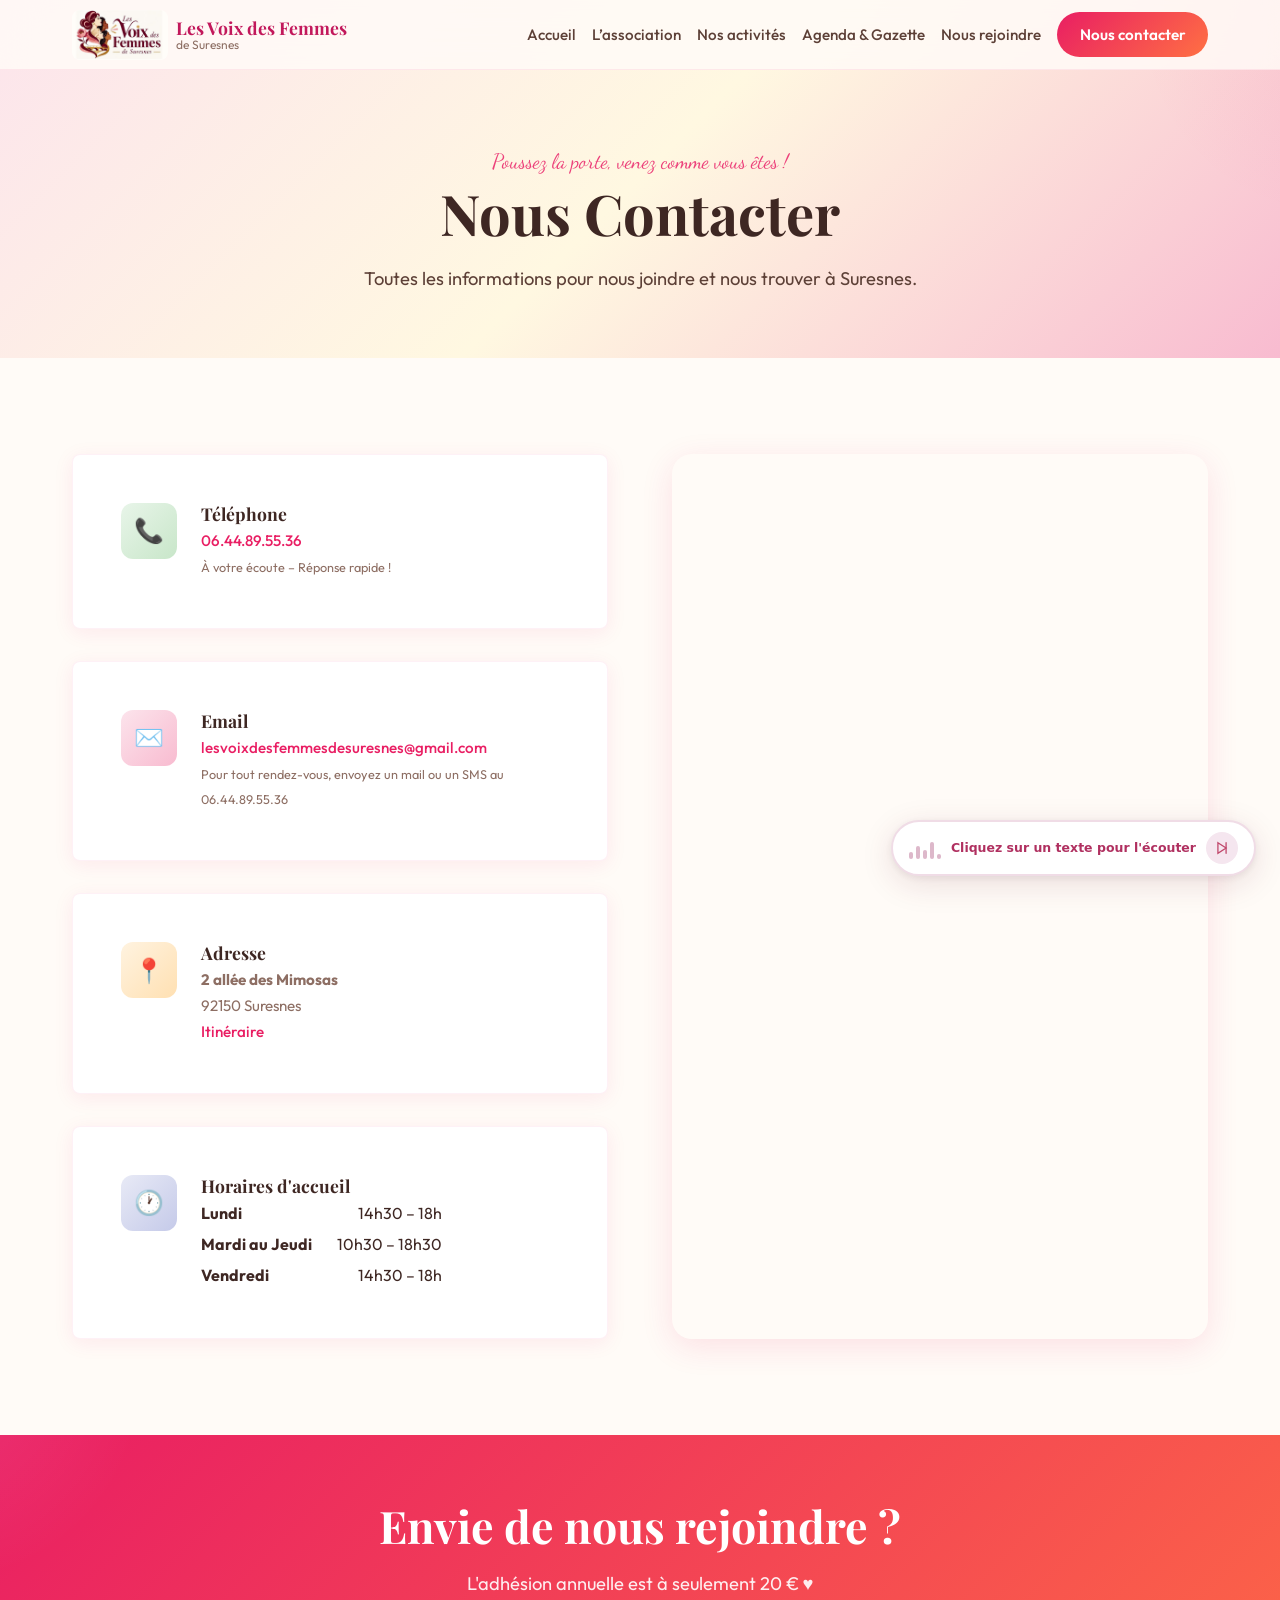
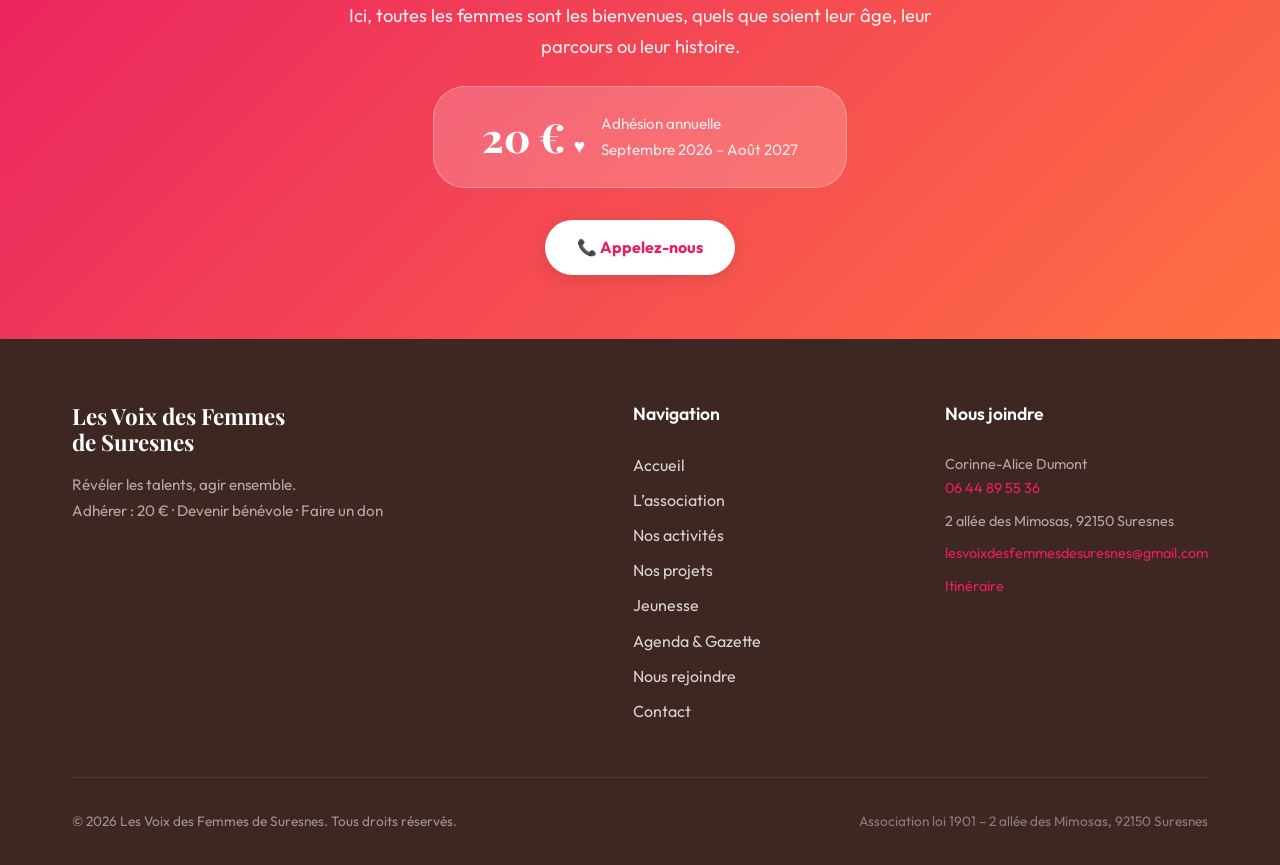
<file: siteweb/site/contact.html>
<!DOCTYPE html>
<html lang="fr">
<head>
    <meta charset="UTF-8">
    <meta name="viewport" content="width=device-width, initial-scale=1.0">
    <meta name="description" content="Contactez Les Voix des Femmes de Suresnes - Téléphone, email, adresse et horaires d'accueil. 2 allée des Mimosas, 92150 Suresnes.">
    <meta name="keywords" content="contact, Les Voix des Femmes, Suresnes, adresse, horaires, téléphone">
    <title>Contact - Les Voix des Femmes de Suresnes</title>
    <link rel="stylesheet" href="styles.css">
</head>
<body>

    <!-- ═══════════════ NAVIGATION ═══════════════ -->
        <nav class="navbar" id="navbar">
        <div class="nav-container">
            <a href="index.html" class="nav-logo">
                <img src="images/logo_voix_des_femmes.png" alt="Logo Les Voix des Femmes de Suresnes">
                <div class="nav-logo-text">Les Voix des Femmes <span>de Suresnes</span></div>
            </a>
            <div class="nav-links" id="nav-links">
                <a href="index.html">Accueil</a>
                <a href="association.html">L’association</a>
                <a href="activites.html">Nos activités</a>
                <a href="agenda.html">Agenda & Gazette</a>
                <a href="rejoindre.html">Nous rejoindre</a>
                <a href="contact.html" class="nav-cta active">Nous contacter</a>
            </div>
            <button class="nav-toggle" id="nav-toggle" aria-label="Menu de navigation"><span></span><span></span><span></span></button>
        </div>
    </nav>

    <!-- ═══════════════ PAGE HEADER ═══════════════ -->
    <section class="page-header" id="contact-header">
        <div class="container">
            <span class="section-subtitle">Poussez la porte, venez comme vous êtes !</span>
            <h1>Nous Contacter</h1>
            <p>Toutes les informations pour nous joindre et nous trouver à Suresnes.</p>
        </div>
    </section>

    <!-- ═══════════════ CONTACT SECTION ═══════════════ -->
    <section class="contact-section" id="contact-info">
        <div class="container">
            <div class="contact-grid">
                <!-- Contact Information -->
                <div class="contact-info-cards">
                    <div class="contact-card fade-in stagger-1" id="card-phone">
                        <div aria-hidden="true" class="contact-card-icon phone">📞</div>
                        <div>
                            <h4>Téléphone</h4>
                            <p>
                                <a href="tel:0644895536">06.44.89.55.36</a><br>
                                <small style="color: var(--text-light);">À votre écoute – Réponse rapide !</small>
                            </p>
                        </div>
                    </div>

                    <div class="contact-card fade-in stagger-2" id="card-email">
                        <div aria-hidden="true" class="contact-card-icon email">✉️</div>
                        <div>
                            <h4>Email</h4>
                            <p>
                                <a href="mailto:lesvoixdesfemmesdesuresnes@gmail.com">lesvoixdesfemmesdesuresnes@gmail.com</a><br>
                                <small style="color: var(--text-light);">Pour tout rendez-vous, envoyez un mail ou un SMS au 06.44.89.55.36</small>
                            </p>
                        </div>
                    </div>

                    <div class="contact-card fade-in stagger-3" id="card-address">
                        <div aria-hidden="true" class="contact-card-icon address">📍</div>
                        <div>
                            <h4>Adresse</h4>
                            <p>
                                <strong>2 allée des Mimosas</strong><br>
                                92150 Suresnes<br>
                                <a href="https://www.google.com/maps/dir/?api=1&destination=2+all%C3%A9e+des+Mimosas+92150+Suresnes" target="_blank" rel="noopener">Itinéraire</a>
                            </p>
                        </div>
                    </div>

                    <div class="contact-card fade-in stagger-4" id="card-hours">
                        <div aria-hidden="true" class="contact-card-icon hours">🕐</div>
                        <div>
                            <h4>Horaires d'accueil</h4>
                            <div class="hours-list">
                                <div class="day">
                                    <strong>Lundi</strong>
                                    <span>14h30 – 18h</span>
                                </div>
                                <div class="day">
                                    <strong>Mardi au Jeudi</strong>
                                    <span>10h30 – 18h30</span>
                                </div>
                                <div class="day">
                                    <strong>Vendredi</strong>
                                    <span>14h30 – 18h</span>
                                </div>
                            </div>
                        </div>
                    </div>
                </div>

                <!-- Map -->
                <div class="map-container fade-in" id="map-container">
                    <iframe
                        src="https://www.google.com/maps?q=2+all%C3%A9e+des+Mimosas,+92150+Suresnes&output=embed"
                        allowfullscreen=""
                        loading="lazy"
                        referrerpolicy="no-referrer-when-downgrade"
                        title="Localisation de l'association - 2 allée des Mimosas, 92150 Suresnes">
                    </iframe>
                </div>
            </div>
        </div>
    </section>

    <!-- ═══════════════ ADHESION BANNER ═══════════════ -->
    <section class="adhesion-banner" id="adhesion-contact">
        <div class="container adhesion-content">
            <h2>Envie de nous rejoindre ?</h2>
            <p>
                L'adhésion annuelle est à seulement 20 € ♥<br>
                Ici, toutes les femmes sont les bienvenues, quels que soient leur âge, leur parcours ou leur histoire.
            </p>
            <div class="adhesion-price">
                <span class="price-amount">20 € <span style="font-size: 0.5em;">♥</span></span>
                <span class="price-period">Adhésion annuelle<br>Septembre 2026 – Août 2027</span>
            </div>
            <br>
            <a href="tel:0644895536" class="btn btn-white" id="cta-call">📞 Appelez-nous</a>
        </div>
    </section>

    <!-- ═══════════════ FOOTER ═══════════════ -->
    <footer class="footer">
        <div class="container">
            <div class="footer-grid">
                <div class="footer-brand">
                    <h3>Les Voix des Femmes <br>de Suresnes</h3>
                    <p>Révéler les talents, agir ensemble.<br>Adhérer : 20 € · <a href="rejoindre.html#benevole">Devenir bénévole</a> · <a href="rejoindre.html#don">Faire un don</a></p>
                </div>
                <div class="footer-links">
                    <h4>Navigation</h4>
                    <a href="index.html">Accueil</a>
                    <a href="association.html">L’association</a>
                    <a href="activites.html">Nos activités</a>
                    <a href="projets.html">Nos projets</a>
                    <a href="jeunesse.html">Jeunesse</a>
                    <a href="agenda.html">Agenda &amp; Gazette</a>
                    <a href="rejoindre.html">Nous rejoindre</a>
                    <a href="contact.html">Contact</a>
                </div>
                <div class="footer-hours">
                    <h4>Nous joindre</h4>
                    <p>Corinne-Alice Dumont<br><a href="tel:0644895536">06 44 89 55 36</a></p>
                    <p>2 allée des Mimosas, 92150 Suresnes</p>
                    <p><a href="mailto:lesvoixdesfemmesdesuresnes@gmail.com">lesvoixdesfemmesdesuresnes@gmail.com</a></p>
                    <p><a href="https://www.google.com/maps/dir/?api=1&destination=2+all%C3%A9e+des+Mimosas+92150+Suresnes" target="_blank" rel="noopener">Itinéraire</a></p>
                </div>
            </div>
            <div class="footer-bottom">
                <p>&copy; 2026 Les Voix des Femmes de Suresnes. Tous droits réservés.</p>
                <p class="legal-text">Association loi 1901 – 2 allée des Mimosas, 92150 Suresnes</p>
            </div>
        </div>
    </footer>
    <script src="voice-reader.js"></script>
    <script src="site.js"></script>
</body>
</html>
</file>
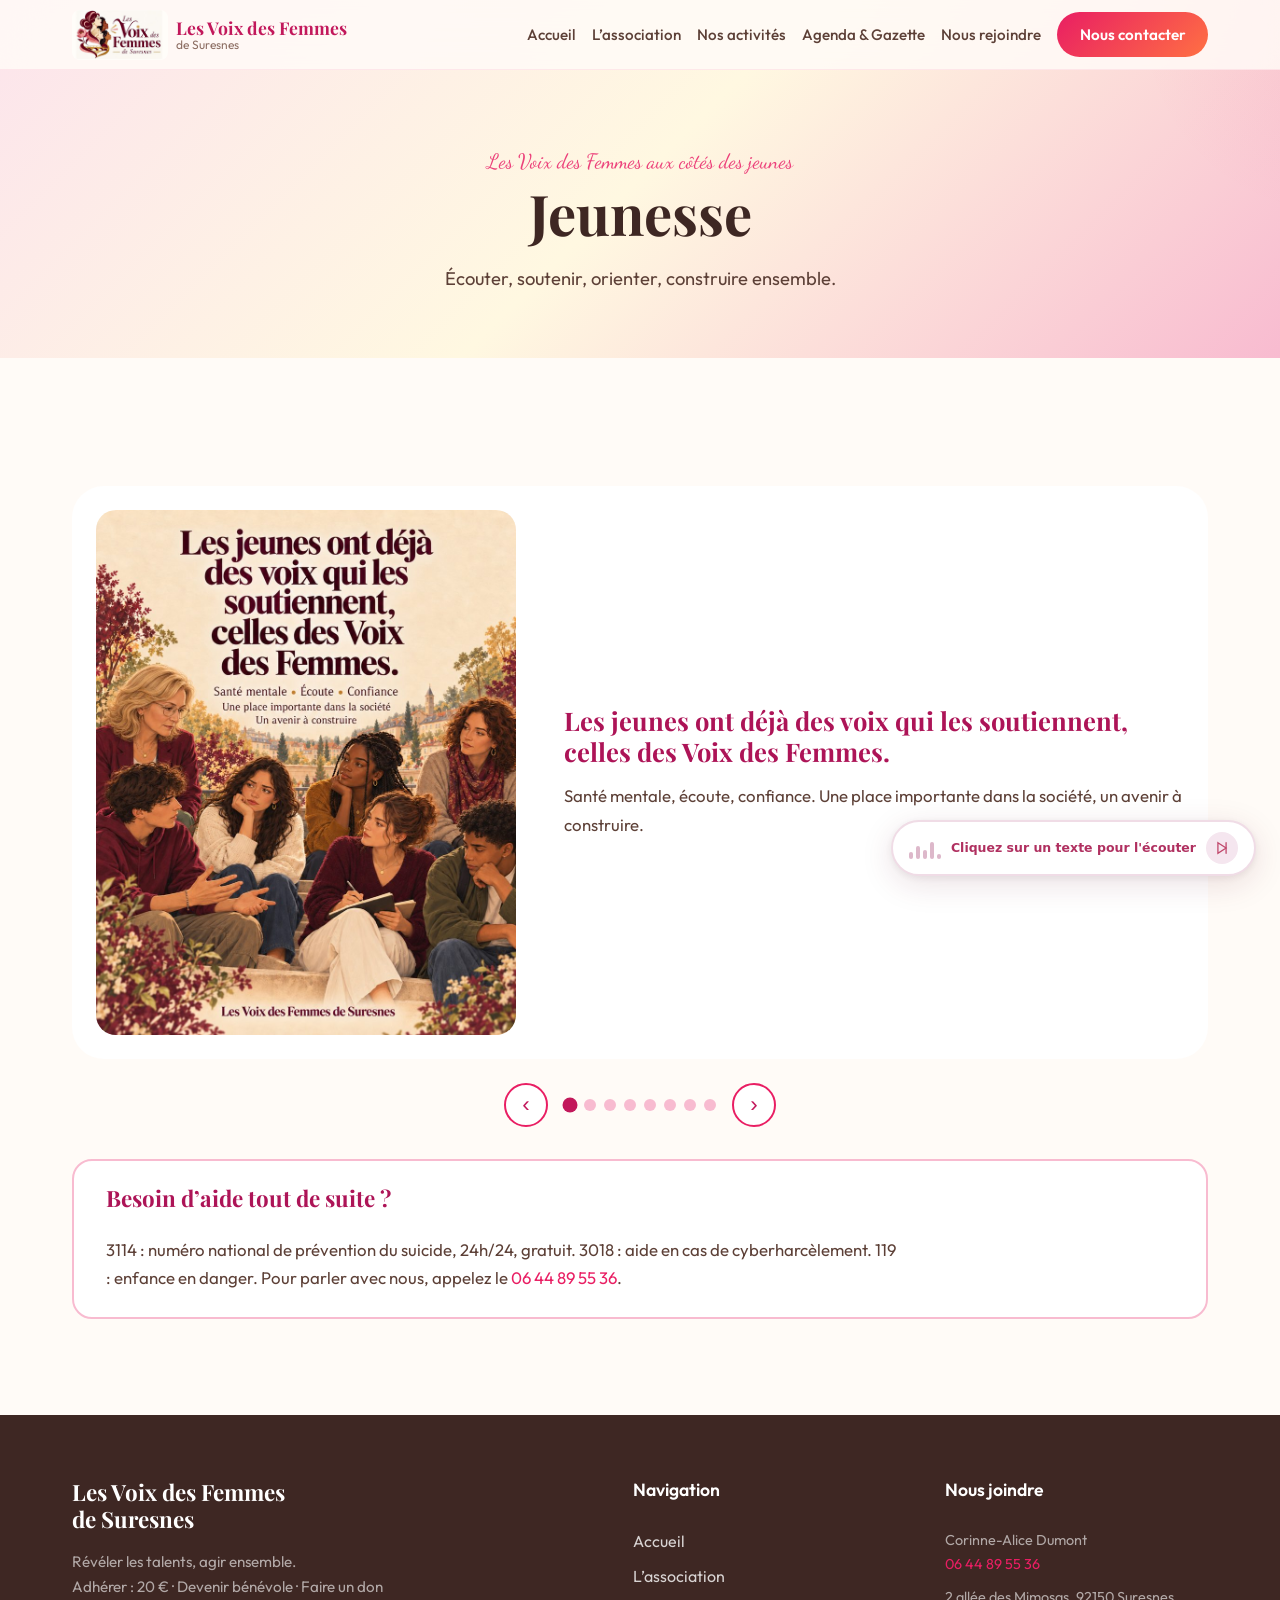
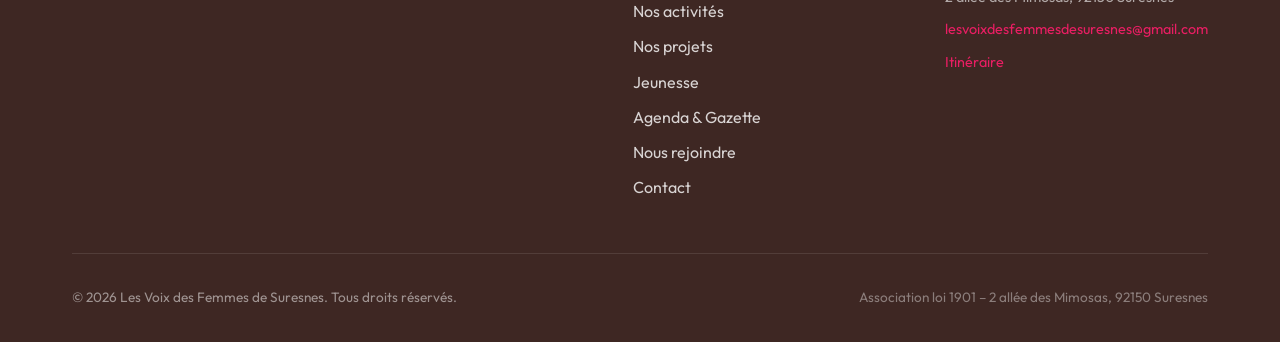
<file: siteweb/site/jeunesse.html>
<!DOCTYPE html>
<html lang="fr">
<head>
    <meta charset="UTF-8">
    <meta name="viewport" content="width=device-width, initial-scale=1.0">
    <meta name="description" content="Le projet Jeunesse des Voix des Femmes de Suresnes : écoute, santé mentale, harcèlement, confiance.">
    <title>Jeunesse - Les Voix des Femmes de Suresnes</title>
    <link rel="stylesheet" href="styles.css">
</head>
<body>
    <nav class="navbar" id="navbar">
        <div class="nav-container">
            <a href="index.html" class="nav-logo">
                <img src="images/logo_voix_des_femmes.png" alt="Logo Les Voix des Femmes de Suresnes">
                <div class="nav-logo-text">Les Voix des Femmes <span>de Suresnes</span></div>
            </a>
            <div class="nav-links" id="nav-links">
                <a href="index.html">Accueil</a>
                <a href="association.html">L’association</a>
                <a href="activites.html">Nos activités</a>
                <a href="agenda.html">Agenda & Gazette</a>
                <a href="rejoindre.html">Nous rejoindre</a>
                <a href="contact.html" class="nav-cta">Nous contacter</a>
            </div>
            <button class="nav-toggle" id="nav-toggle" aria-label="Menu de navigation"><span></span><span></span><span></span></button>
        </div>
    </nav>
    <section class="page-header">
        <div class="container">
            <span class="section-subtitle">Les Voix des Femmes aux côtés des jeunes</span>
            <h1>Jeunesse</h1>
            <p>Écouter, soutenir, orienter, construire ensemble.</p>
        </div>
    </section>
    <section class="block"><div class="container">
        <div class="carousel" data-carousel role="region" aria-roledescription="carrousel" aria-label="Projet Jeunesse">
            <div class="car-track">
            <figure class="car-slide" role="group" aria-roledescription="diapositive" aria-label="1 sur 8">
                <img src="images/jeunesse-1.jpg" alt="Des jeunes et des bénévoles discutent assis sur des marches" loading="eager">
                <figcaption class="slide-caption"><h3>Les jeunes ont déjà des voix qui les soutiennent, celles des Voix des Femmes.</h3><p>Santé mentale, écoute, confiance. Une place importante dans la société, un avenir à construire.</p></figcaption>
            </figure>
            <figure class="car-slide" role="group" aria-roledescription="diapositive" aria-label="2 sur 8">
                <img src="images/jeunesse-2.jpg" alt="Des jeunes écoutés par deux bénévoles" loading="lazy">
                <figcaption class="slide-caption"><h3>Derrière le silence, parfois, une grande inquiétude.</h3><p>Pression scolaire, solitude, difficultés financières, peur de l’avenir. Les Voix des Femmes veulent ouvrir un espace d’écoute.</p></figcaption>
            </figure>
            <figure class="car-slide" role="group" aria-roledescription="diapositive" aria-label="3 sur 8">
                <img src="images/jeunesse-3.jpg" alt="Des collégiens et des bénévoles assis sur un banc dans un gymnase" loading="lazy">
                <figcaption class="slide-caption"><h3>Au collège aussi, leur parole compte.</h3><p>Harcèlement, solitude, pression scolaire, peur du regard des autres. Écouter. Prendre leur parole au sérieux. Accompagner.</p></figcaption>
            </figure>
            <figure class="car-slide" role="group" aria-roledescription="diapositive" aria-label="4 sur 8">
                <img src="images/jeunesse-4.jpg" alt="Deux bénévoles écoutent deux jeunes autour d’une table" loading="lazy">
                <figcaption class="slide-caption"><h3>Le harcèlement ne s’arrête pas toujours à la sortie de l’école.</h3><p>Harcèlement scolaire, cyberharcèlement. Prendre leur parole au sérieux. Soutenir. Orienter.</p></figcaption>
            </figure>
            <figure class="car-slide" role="group" aria-roledescription="diapositive" aria-label="5 sur 8">
                <img src="images/jeunesse-5.jpg" alt="Un groupe autour d’une table ronde" loading="lazy">
                <figcaption class="slide-caption"><h3>Votre parole compte. Vos rêves aussi.</h3><p>Notre rencontre proposée : Libre de parler. Qu’est-ce qui vous inquiète ? De quoi avez-vous besoin ? Qu’aimeriez-vous construire ? Parler, écrire ou simplement écouter.</p></figcaption>
            </figure>
            <figure class="car-slide" role="group" aria-roledescription="diapositive" aria-label="6 sur 8">
                <img src="images/jeunesse-6.jpg" alt="Un groupe réuni dans un salon chaleureux" loading="lazy">
                <figcaption class="slide-caption"><h3>La santé mentale, parlons-en sans tabou.</h3><p>Avec des intervenants qualifiés : comprendre les signes de détresse, connaître les ressources d’aide, faciliter l’orientation.</p></figcaption>
            </figure>
            <figure class="car-slide" role="group" aria-roledescription="diapositive" aria-label="7 sur 8">
                <img src="images/jeunesse-7.jpg" alt="Des jeunes et des bénévoles travaillent sur un projet devant un lycée" loading="lazy">
                <figcaption class="slide-caption"><h3>Construire avec vous. Vous faire confiance.</h3><p>Des ateliers ouverts aux jeunes, des projets construits ensemble, un engagement citoyen encouragé.</p></figcaption>
            </figure>
            <figure class="car-slide" role="group" aria-roledescription="diapositive" aria-label="8 sur 8">
                <img src="images/jeunesse-8.jpg" alt="Illustration imaginaire d’une cérémonie de remise de label" loading="lazy">
                <figcaption class="slide-caption"><h3>Et demain ? Suresnes, ville amie de la jeunesse.</h3><p>L’ambition d’un label Or : un label local à construire avec les jeunes. Il s’agit d’un projet imaginé pour l’avenir : ce label n’est pas obtenu et les élus représentés sur l’illustration sont fictifs.</p></figcaption>
            </figure>
            </div>
            <div class="car-ctrl">
                <button class="car-btn" data-prev type="button" aria-label="Image précédente">‹</button>
                <div class="car-dots"></div>
                <button class="car-btn" data-next type="button" aria-label="Image suivante">›</button>
            </div>
        </div>
        <div class="help-box">
            <h2 style="font-size:1.4rem">Besoin d’aide tout de suite ?</h2>
            <p>3114 : numéro national de prévention du suicide, 24h/24, gratuit. 3018 : aide en cas de cyberharcèlement. 119 : enfance en danger. Pour parler avec nous, appelez le <a href="tel:0644895536">06 44 89 55 36</a>.</p>
        </div>
    </div></section>
    <footer class="footer">
        <div class="container">
            <div class="footer-grid">
                <div class="footer-brand">
                    <h3>Les Voix des Femmes <br>de Suresnes</h3>
                    <p>Révéler les talents, agir ensemble.<br>Adhérer : 20 € · <a href="rejoindre.html#benevole">Devenir bénévole</a> · <a href="rejoindre.html#don">Faire un don</a></p>
                </div>
                <div class="footer-links">
                    <h4>Navigation</h4>
                    <a href="index.html">Accueil</a>
                    <a href="association.html">L’association</a>
                    <a href="activites.html">Nos activités</a>
                    <a href="projets.html">Nos projets</a>
                    <a href="jeunesse.html">Jeunesse</a>
                    <a href="agenda.html">Agenda &amp; Gazette</a>
                    <a href="rejoindre.html">Nous rejoindre</a>
                    <a href="contact.html">Contact</a>
                </div>
                <div class="footer-hours">
                    <h4>Nous joindre</h4>
                    <p>Corinne-Alice Dumont<br><a href="tel:0644895536">06 44 89 55 36</a></p>
                    <p>2 allée des Mimosas, 92150 Suresnes</p>
                    <p><a href="mailto:lesvoixdesfemmesdesuresnes@gmail.com">lesvoixdesfemmesdesuresnes@gmail.com</a></p>
                    <p><a href="https://www.google.com/maps/dir/?api=1&destination=2+all%C3%A9e+des+Mimosas+92150+Suresnes" target="_blank" rel="noopener">Itinéraire</a></p>
                </div>
            </div>
            <div class="footer-bottom">
                <p>&copy; 2026 Les Voix des Femmes de Suresnes. Tous droits réservés.</p>
                <p class="legal-text">Association loi 1901 – 2 allée des Mimosas, 92150 Suresnes</p>
            </div>
        </div>
    </footer>
    <script src="voice-reader.js"></script>
    <script src="site.js"></script>
</body>
</html>
</file>
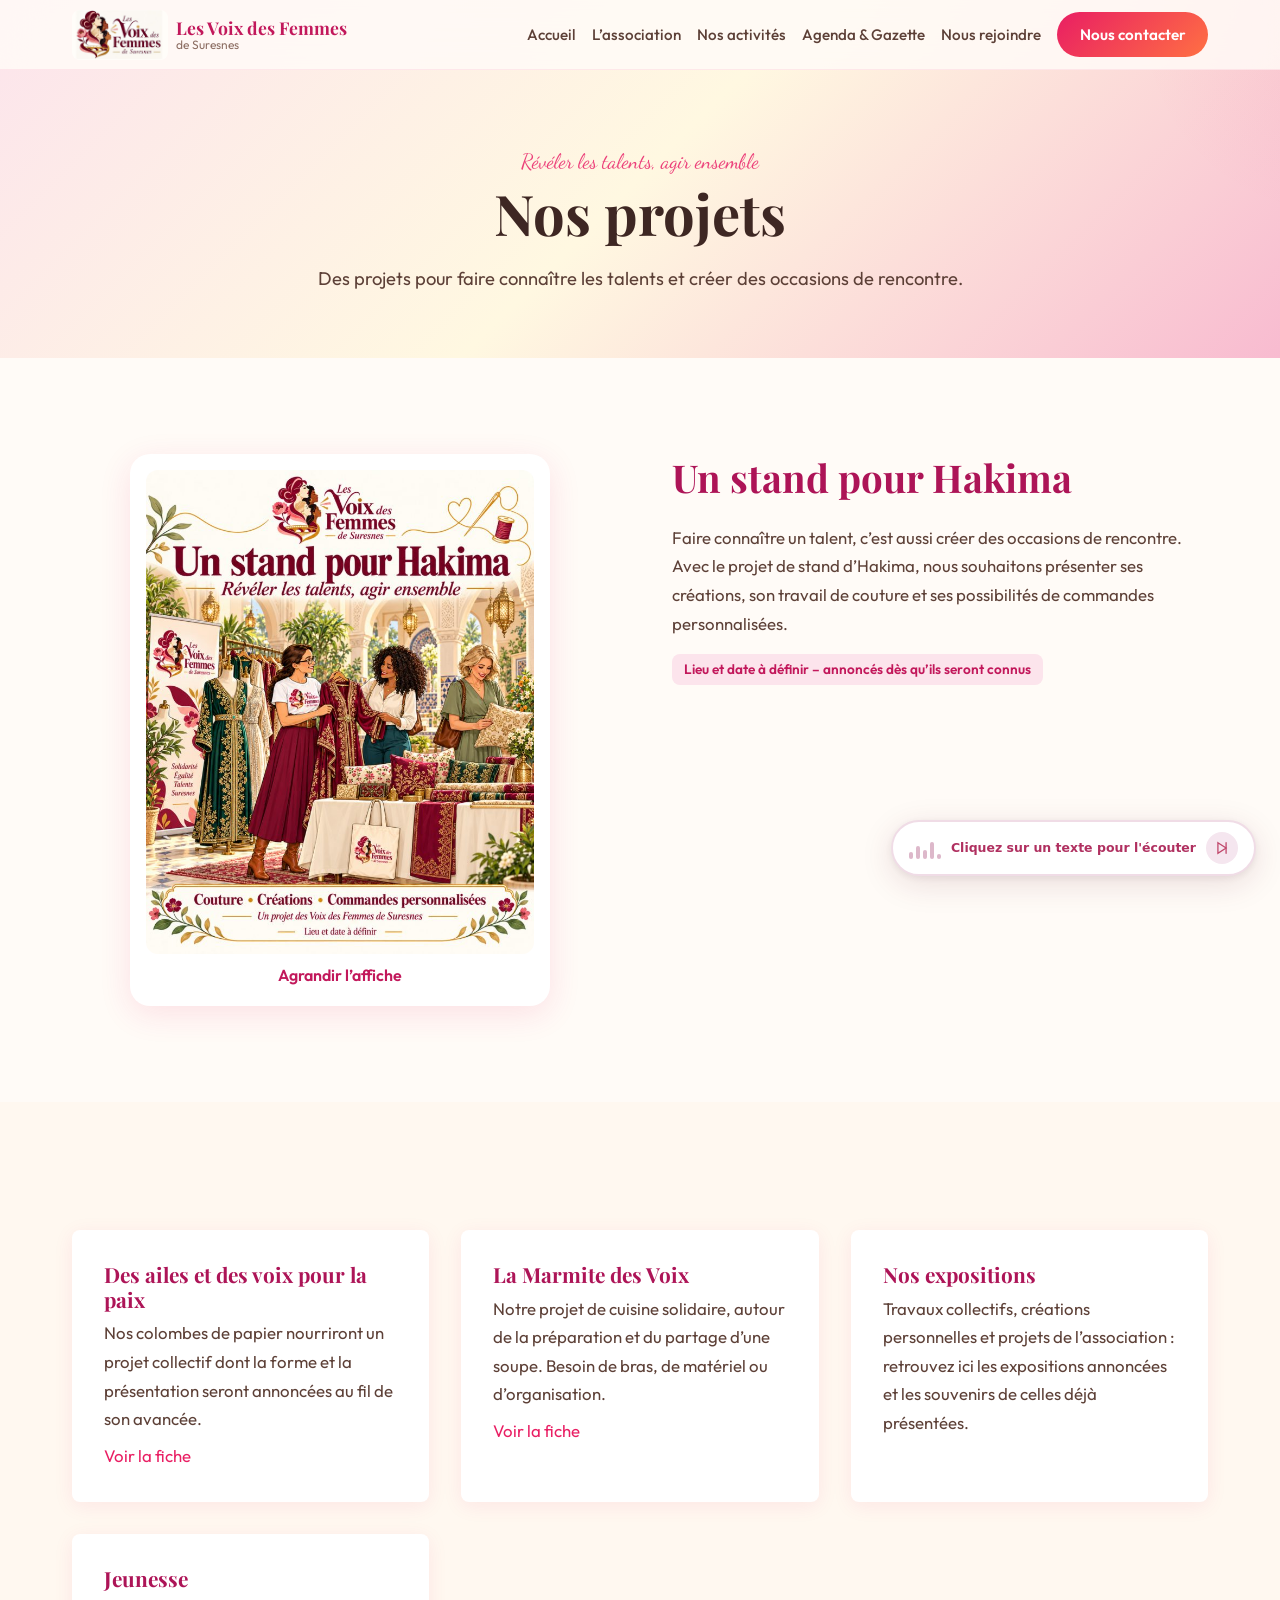
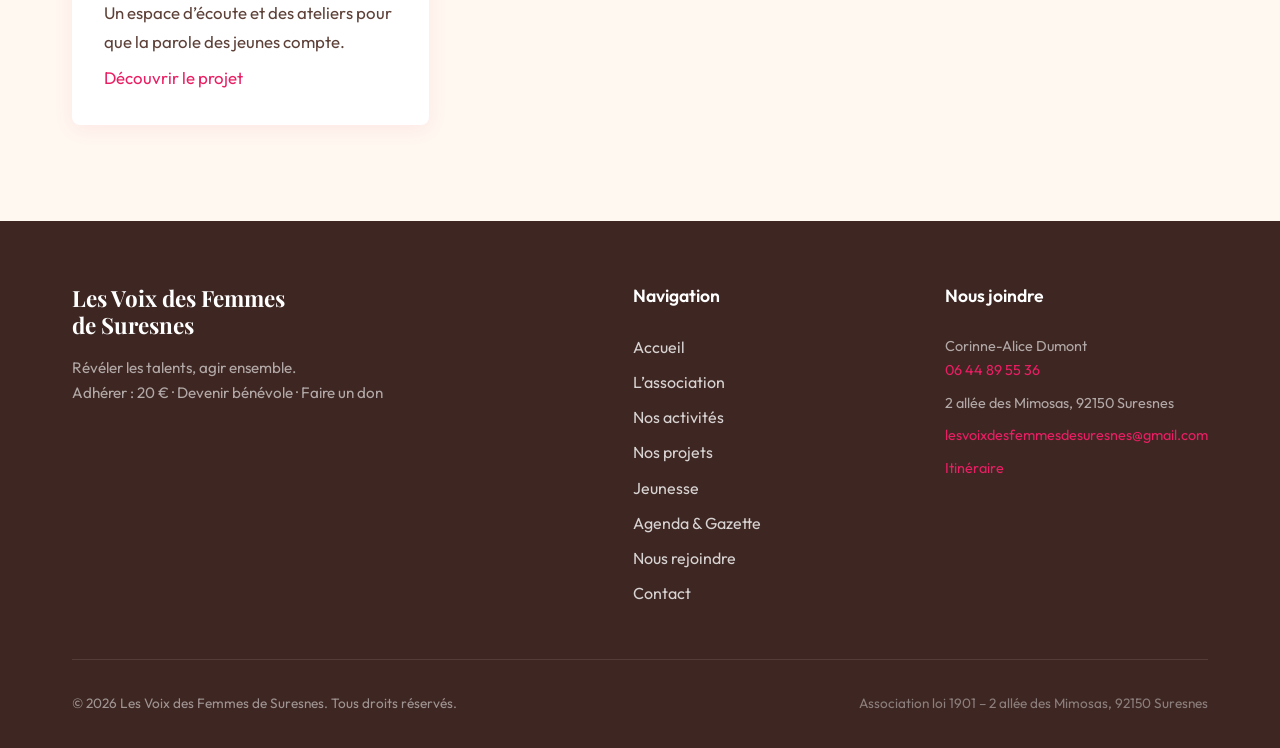
<file: siteweb/site/projets.html>
<!DOCTYPE html>
<html lang="fr">
<head>
    <meta charset="UTF-8">
    <meta name="viewport" content="width=device-width, initial-scale=1.0">
    <meta name="description" content="Le stand d’Hakima, la Marmite des Voix, les colombes pour la paix et les expositions des Voix des Femmes de Suresnes.">
    <title>Nos projets - Les Voix des Femmes de Suresnes</title>
    <link rel="stylesheet" href="styles.css">
</head>
<body>
    <nav class="navbar" id="navbar">
        <div class="nav-container">
            <a href="index.html" class="nav-logo">
                <img src="images/logo_voix_des_femmes.png" alt="Logo Les Voix des Femmes de Suresnes">
                <div class="nav-logo-text">Les Voix des Femmes <span>de Suresnes</span></div>
            </a>
            <div class="nav-links" id="nav-links">
                <a href="index.html">Accueil</a>
                <a href="association.html">L’association</a>
                <a href="activites.html">Nos activités</a>
                <a href="agenda.html">Agenda & Gazette</a>
                <a href="rejoindre.html">Nous rejoindre</a>
                <a href="contact.html" class="nav-cta">Nous contacter</a>
            </div>
            <button class="nav-toggle" id="nav-toggle" aria-label="Menu de navigation"><span></span><span></span><span></span></button>
        </div>
    </nav>
    <section class="page-header">
        <div class="container">
            <span class="section-subtitle">Révéler les talents, agir ensemble</span>
            <h1>Nos projets</h1>
            <p>Des projets pour faire connaître les talents et créer des occasions de rencontre.</p>
        </div>
    </section>
    <section class="block"><div class="container split top">
        <div class="poster-card fade-in">
            <img src="images/stand-hakima.jpg" alt="Affiche : Un stand pour Hakima – couture, créations, commandes personnalisées">
            <a href="images/stand-hakima.jpg" target="_blank" rel="noopener">Agrandir l’affiche</a>
        </div>
        <div>
            <h2>Un stand pour Hakima</h2>
            <p>Faire connaître un talent, c’est aussi créer des occasions de rencontre. Avec le projet de stand d’Hakima, nous souhaitons présenter ses créations, son travail de couture et ses possibilités de commandes personnalisées.</p>
            <p><span class="statut">Lieu et date à définir – annoncés dès qu’ils seront connus</span></p>
        </div>
    </div></section>
    <section class="block alt"><div class="container"><div class="fiches">
        <article class="fiche"><h3>Des ailes et des voix pour la paix</h3><p>Nos colombes de papier nourriront un projet collectif dont la forme et la présentation seront annoncées au fil de son avancée.</p><p><a href="activites.html#creer">Voir la fiche</a></p></article>
        <article class="fiche"><h3>La Marmite des Voix</h3><p>Notre projet de cuisine solidaire, autour de la préparation et du partage d’une soupe. Besoin de bras, de matériel ou d’organisation.</p><p><a href="activites.html#partager">Voir la fiche</a></p></article>
        <article class="fiche"><h3>Nos expositions</h3><p>Travaux collectifs, créations personnelles et projets de l’association : retrouvez ici les expositions annoncées et les souvenirs de celles déjà présentées.</p></article>
        <article class="fiche"><h3>Jeunesse</h3><p>Un espace d’écoute et des ateliers pour que la parole des jeunes compte.</p><p><a href="jeunesse.html">Découvrir le projet</a></p></article>
    </div></div></section>
    <footer class="footer">
        <div class="container">
            <div class="footer-grid">
                <div class="footer-brand">
                    <h3>Les Voix des Femmes <br>de Suresnes</h3>
                    <p>Révéler les talents, agir ensemble.<br>Adhérer : 20 € · <a href="rejoindre.html#benevole">Devenir bénévole</a> · <a href="rejoindre.html#don">Faire un don</a></p>
                </div>
                <div class="footer-links">
                    <h4>Navigation</h4>
                    <a href="index.html">Accueil</a>
                    <a href="association.html">L’association</a>
                    <a href="activites.html">Nos activités</a>
                    <a href="projets.html">Nos projets</a>
                    <a href="jeunesse.html">Jeunesse</a>
                    <a href="agenda.html">Agenda &amp; Gazette</a>
                    <a href="rejoindre.html">Nous rejoindre</a>
                    <a href="contact.html">Contact</a>
                </div>
                <div class="footer-hours">
                    <h4>Nous joindre</h4>
                    <p>Corinne-Alice Dumont<br><a href="tel:0644895536">06 44 89 55 36</a></p>
                    <p>2 allée des Mimosas, 92150 Suresnes</p>
                    <p><a href="mailto:lesvoixdesfemmesdesuresnes@gmail.com">lesvoixdesfemmesdesuresnes@gmail.com</a></p>
                    <p><a href="https://www.google.com/maps/dir/?api=1&destination=2+all%C3%A9e+des+Mimosas+92150+Suresnes" target="_blank" rel="noopener">Itinéraire</a></p>
                </div>
            </div>
            <div class="footer-bottom">
                <p>&copy; 2026 Les Voix des Femmes de Suresnes. Tous droits réservés.</p>
                <p class="legal-text">Association loi 1901 – 2 allée des Mimosas, 92150 Suresnes</p>
            </div>
        </div>
    </footer>
    <script src="voice-reader.js"></script>
    <script src="site.js"></script>
</body>
</html>
</file>
<file: styles.css>
/* ============================================
   Les Voix des Femmes de Suresnes
   Design System & Styles
   ============================================ */

@import url('https://fonts.googleapis.com/css2?family=Playfair+Display:ital,wght@0,400;0,600;0,700;0,800;1,400;1,600&family=Outfit:wght@300;400;500;600;700&family=Dancing+Script:wght@400;500;600;700&display=swap');

/* ── CSS Variables ── */
:root {
  /* Brand Colors */
  --rose-deep: #C2185B;
  --rose-primary: #E91E63;
  --rose-medium: #EC407A;
  --rose-light: #F48FB1;
  --rose-pale: #F8BBD0;
  --rose-ghost: #FCE4EC;
  
  --coral: #FF7043;
  --coral-light: #FF8A65;
  --coral-pale: #FFCCBC;
  
  --cream: #FFF8F0;
  --cream-dark: #FFF0E0;
  --warm-white: #FFFBF7;
  
  --magenta: #AD1457;
  --magenta-light: #D81B60;
  
  --green-accent: #66BB6A;
  --green-light: #A5D6A7;
  --green-pale: #E8F5E9;
  
  --text-dark: #3E2723;
  --text-medium: #5D4037;
  --text-light: #8D6E63;
  --text-on-dark: #FFFFFF;
  
  /* Gradients */
  --gradient-hero: linear-gradient(135deg, #FCE4EC 0%, #FFF8E1 50%, #F8BBD0 100%);
  --gradient-rose: linear-gradient(135deg, #E91E63 0%, #FF7043 100%);
  --gradient-warm: linear-gradient(135deg, #FFF8F0 0%, #FCE4EC 100%);
  --gradient-card: linear-gradient(145deg, rgba(255,255,255,0.9) 0%, rgba(252,228,236,0.5) 100%);
  
  /* Shadows */
  --shadow-soft: 0 4px 20px rgba(233, 30, 99, 0.08);
  --shadow-medium: 0 8px 32px rgba(233, 30, 99, 0.12);
  --shadow-strong: 0 12px 48px rgba(233, 30, 99, 0.16);
  --shadow-glow: 0 0 40px rgba(233, 30, 99, 0.15);
  
  /* Typography */
  --font-display: 'Playfair Display', Georgia, serif;
  --font-body: 'Outfit', -apple-system, BlinkMacSystemFont, sans-serif;
  --font-accent: 'Dancing Script', cursive;
  
  /* Spacing */
  --space-xs: 0.25rem;
  --space-sm: 0.5rem;
  --space-md: 1rem;
  --space-lg: 1.5rem;
  --space-xl: 2rem;
  --space-2xl: 3rem;
  --space-3xl: 4rem;
  --space-4xl: 6rem;
  
  /* Border Radius */
  --radius-sm: 8px;
  --radius-md: 12px;
  --radius-lg: 20px;
  --radius-xl: 32px;
  --radius-full: 50%;
  
  /* Transitions */
  --transition-fast: 0.2s cubic-bezier(0.4, 0, 0.2, 1);
  --transition-smooth: 0.4s cubic-bezier(0.4, 0, 0.2, 1);
  --transition-bounce: 0.5s cubic-bezier(0.34, 1.56, 0.64, 1);
}

/* ── Reset & Base ── */
*,
*::before,
*::after {
  box-sizing: border-box;
  margin: 0;
  padding: 0;
}

html {
  scroll-behavior: smooth;
  font-size: 16px;
}

body {
  font-family: var(--font-body);
  color: var(--text-dark);
  background-color: var(--warm-white);
  line-height: 1.7;
  overflow-x: hidden;
  -webkit-font-smoothing: antialiased;
  -moz-osx-font-smoothing: grayscale;
}

img {
  max-width: 100%;
  height: auto;
  display: block;
}

a {
  color: var(--rose-primary);
  text-decoration: none;
  transition: color var(--transition-fast);
}

a:hover {
  color: var(--magenta);
}

ul {
  list-style: none;
}

/* ── Typography ── */
h1, h2, h3, h4 {
  font-family: var(--font-display);
  font-weight: 700;
  line-height: 1.2;
  color: var(--text-dark);
}

h1 { font-size: clamp(2.2rem, 5vw, 3.5rem); }
h2 { font-size: clamp(1.8rem, 4vw, 2.8rem); }
h3 { font-size: clamp(1.3rem, 3vw, 1.8rem); }
h4 { font-size: clamp(1.1rem, 2vw, 1.3rem); }

p {
  font-size: 1.05rem;
  color: var(--text-medium);
  max-width: 72ch;
}

.accent-text {
  font-family: var(--font-accent);
  color: var(--rose-primary);
}

.section-subtitle {
  font-family: var(--font-accent);
  font-size: 1.3rem;
  color: var(--rose-medium);
  margin-bottom: var(--space-sm);
}

.section-title {
  margin-bottom: var(--space-lg);
  position: relative;
}

.section-title::after {
  content: '';
  display: block;
  width: 60px;
  height: 3px;
  background: var(--gradient-rose);
  border-radius: 2px;
  margin-top: var(--space-md);
}

.section-title.center::after {
  margin-left: auto;
  margin-right: auto;
}

/* ── Navigation ── */
.navbar {
  position: fixed;
  top: 0;
  left: 0;
  right: 0;
  z-index: 1000;
  background: rgba(255, 251, 247, 0.85);
  backdrop-filter: blur(20px);
  -webkit-backdrop-filter: blur(20px);
  border-bottom: 1px solid rgba(233, 30, 99, 0.08);
  transition: all var(--transition-smooth);
  padding: 0.6rem 0;
}

.navbar.scrolled {
  background: rgba(255, 251, 247, 0.95);
  box-shadow: var(--shadow-soft);
}

.nav-container {
  max-width: 1200px;
  margin: 0 auto;
  padding: 0 var(--space-xl);
  display: flex;
  align-items: center;
  justify-content: space-between;
}

.nav-logo {
  display: flex;
  align-items: center;
  gap: var(--space-sm);
}

.nav-logo img {
  height: 50px;
  width: auto;
  border-radius: var(--radius-sm);
}

.nav-logo-text {
  font-family: var(--font-display);
  font-size: 1.1rem;
  font-weight: 700;
  color: var(--rose-deep);
  line-height: 1.2;
}

.nav-logo-text span {
  display: block;
  font-size: 0.75rem;
  font-weight: 400;
  color: var(--text-light);
  font-family: var(--font-body);
}

.nav-links {
  display: flex;
  align-items: center;
  gap: var(--space-xl);
}

.nav-links a {
  font-weight: 500;
  font-size: 0.95rem;
  color: var(--text-medium);
  position: relative;
  padding: var(--space-xs) 0;
}

.nav-links a::after {
  content: '';
  position: absolute;
  bottom: -2px;
  left: 0;
  width: 0;
  height: 2px;
  background: var(--gradient-rose);
  border-radius: 1px;
  transition: width var(--transition-smooth);
}

.nav-links a:hover::after,
.nav-links a.active::after {
  width: 100%;
}

.nav-links a:hover {
  color: var(--rose-primary);
}

.nav-links a.active {
  color: var(--rose-deep);
  font-weight: 600;
}

.nav-cta {
  background: var(--gradient-rose) !important;
  color: white !important;
  padding: 0.6rem 1.4rem !important;
  border-radius: var(--radius-xl) !important;
  font-weight: 600 !important;
  transition: transform var(--transition-bounce), box-shadow var(--transition-smooth) !important;
}

.nav-cta:hover {
  transform: translateY(-2px) !important;
  box-shadow: var(--shadow-medium) !important;
}

.nav-cta::after {
  display: none !important;
}

/* Mobile Navigation */
.nav-toggle {
  display: none;
  flex-direction: column;
  gap: 5px;
  cursor: pointer;
  padding: 5px;
  background: none;
  border: none;
}

.nav-toggle span {
  display: block;
  width: 26px;
  height: 2.5px;
  background: var(--text-dark);
  border-radius: 2px;
  transition: all var(--transition-fast);
}

/* ── Hero Section ── */
.hero {
  min-height: 100vh;
  display: flex;
  align-items: center;
  background: var(--gradient-hero);
  position: relative;
  overflow: hidden;
  padding-top: 80px;
}

.hero::before {
  content: '';
  position: absolute;
  top: -50%;
  right: -20%;
  width: 600px;
  height: 600px;
  background: radial-gradient(circle, rgba(233, 30, 99, 0.08) 0%, transparent 70%);
  border-radius: var(--radius-full);
  animation: float 8s ease-in-out infinite;
}

.hero::after {
  content: '';
  position: absolute;
  bottom: -30%;
  left: -10%;
  width: 500px;
  height: 500px;
  background: radial-gradient(circle, rgba(255, 112, 67, 0.06) 0%, transparent 70%);
  border-radius: var(--radius-full);
  animation: float 10s ease-in-out infinite reverse;
}

@keyframes float {
  0%, 100% { transform: translateY(0px) rotate(0deg); }
  50% { transform: translateY(-30px) rotate(5deg); }
}

.hero-container {
  max-width: 1200px;
  margin: 0 auto;
  padding: 0 var(--space-xl);
  display: grid;
  grid-template-columns: 1fr 1fr;
  gap: var(--space-3xl);
  align-items: center;
  position: relative;
  z-index: 1;
}

.hero-content {
  animation: slideInLeft 1s ease-out;
}

@keyframes slideInLeft {
  from { opacity: 0; transform: translateX(-40px); }
  to { opacity: 1; transform: translateX(0); }
}

.hero-badge {
  display: inline-flex;
  align-items: center;
  gap: var(--space-sm);
  background: rgba(255, 255, 255, 0.8);
  backdrop-filter: blur(10px);
  padding: 0.5rem 1.2rem;
  border-radius: var(--radius-xl);
  font-size: 0.9rem;
  font-weight: 500;
  color: var(--rose-deep);
  margin-bottom: var(--space-lg);
  border: 1px solid rgba(233, 30, 99, 0.1);
}

.hero-badge .heart {
  color: var(--rose-primary);
  animation: heartbeat 1.5s ease-in-out infinite;
}

@keyframes heartbeat {
  0%, 100% { transform: scale(1); }
  50% { transform: scale(1.2); }
}

.hero h1 {
  margin-bottom: var(--space-lg);
  color: var(--text-dark);
}

.hero h1 .highlight {
  color: var(--rose-primary);
  position: relative;
}

.hero h1 .highlight::after {
  content: '';
  position: absolute;
  bottom: 2px;
  left: 0;
  right: 0;
  height: 8px;
  background: rgba(233, 30, 99, 0.15);
  border-radius: 4px;
  z-index: -1;
}

.hero-description {
  font-size: 1.15rem;
  line-height: 1.8;
  margin-bottom: var(--space-2xl);
  color: var(--text-medium);
}

.hero-cta-group {
  display: flex;
  gap: var(--space-md);
  flex-wrap: wrap;
}

.hero-image-wrapper {
  position: relative;
  animation: slideInRight 1s ease-out 0.3s both;
}

@keyframes slideInRight {
  from { opacity: 0; transform: translateX(40px); }
  to { opacity: 1; transform: translateX(0); }
}

.hero-image-wrapper img {
  border-radius: var(--radius-xl);
  box-shadow: var(--shadow-strong);
  transition: transform var(--transition-smooth);
}

.hero-image-wrapper:hover img {
  transform: scale(1.02);
}

.hero-image-decoration {
  position: absolute;
  width: 80px;
  height: 80px;
  border-radius: var(--radius-full);
  z-index: -1;
}

.hero-image-decoration.top-right {
  top: -20px;
  right: -20px;
  background: var(--rose-pale);
  animation: pulse 3s ease-in-out infinite;
}

.hero-image-decoration.bottom-left {
  bottom: -15px;
  left: -15px;
  background: var(--coral-pale);
  animation: pulse 3s ease-in-out infinite 1.5s;
}

@keyframes pulse {
  0%, 100% { transform: scale(1); opacity: 0.7; }
  50% { transform: scale(1.1); opacity: 1; }
}

/* ── Buttons ── */
.btn {
  display: inline-flex;
  align-items: center;
  gap: var(--space-sm);
  font-family: var(--font-body);
  font-weight: 600;
  font-size: 1rem;
  padding: 0.85rem 2rem;
  border-radius: var(--radius-xl);
  border: none;
  cursor: pointer;
  transition: all var(--transition-bounce);
  text-decoration: none;
  position: relative;
  overflow: hidden;
}

.btn::before {
  content: '';
  position: absolute;
  top: 0;
  left: -100%;
  width: 100%;
  height: 100%;
  background: linear-gradient(90deg, transparent, rgba(255,255,255,0.2), transparent);
  transition: left 0.5s ease;
}

.btn:hover::before {
  left: 100%;
}

.btn-primary {
  background: var(--gradient-rose);
  color: white;
  box-shadow: 0 4px 16px rgba(233, 30, 99, 0.3);
}

.btn-primary:hover {
  transform: translateY(-3px);
  box-shadow: 0 8px 28px rgba(233, 30, 99, 0.4);
  color: white;
}

.btn-outline {
  background: transparent;
  color: var(--rose-primary);
  border: 2px solid var(--rose-light);
}

.btn-outline:hover {
  background: var(--rose-ghost);
  border-color: var(--rose-primary);
  transform: translateY(-3px);
  color: var(--rose-primary);
}

/* ── Values Section ── */
.values-section {
  padding: var(--space-4xl) 0;
  background: white;
  position: relative;
}

.values-section::before {
  content: '';
  position: absolute;
  top: 0;
  left: 0;
  right: 0;
  height: 1px;
  background: linear-gradient(90deg, transparent, var(--rose-pale), transparent);
}

.container {
  max-width: 1200px;
  margin: 0 auto;
  padding: 0 var(--space-xl);
}

.text-center {
  text-align: center;
}

.values-grid {
  display: grid;
  grid-template-columns: repeat(4, 1fr);
  gap: var(--space-xl);
  margin-top: var(--space-3xl);
}

.value-card {
  text-align: center;
  padding: var(--space-2xl) var(--space-lg);
  border-radius: var(--radius-lg);
  background: var(--gradient-card);
  border: 1px solid rgba(233, 30, 99, 0.06);
  transition: all var(--transition-smooth);
  position: relative;
  overflow: hidden;
}

.value-card::before {
  content: '';
  position: absolute;
  top: 0;
  left: 0;
  right: 0;
  height: 3px;
  background: var(--gradient-rose);
  transform: scaleX(0);
  transition: transform var(--transition-smooth);
}

.value-card:hover {
  transform: translateY(-8px);
  box-shadow: var(--shadow-medium);
}

.value-card:hover::before {
  transform: scaleX(1);
}

.value-icon {
  width: 72px;
  height: 72px;
  border-radius: var(--radius-full);
  display: flex;
  align-items: center;
  justify-content: center;
  margin: 0 auto var(--space-lg);
  font-size: 1.8rem;
  transition: transform var(--transition-bounce);
}

.value-card:hover .value-icon {
  transform: scale(1.1) rotate(5deg);
}

.value-icon.ecouter {
  background: linear-gradient(135deg, #E8F5E9, #C8E6C9);
  color: #2E7D32;
}

.value-icon.relier {
  background: linear-gradient(135deg, #FCE4EC, #F8BBD0);
  color: #C2185B;
}

.value-icon.reveler {
  background: linear-gradient(135deg, #FFF3E0, #FFE0B2);
  color: #E65100;
}

.value-icon.agir {
  background: linear-gradient(135deg, #E8EAF6, #C5CAE9);
  color: #283593;
}

.value-card h3 {
  font-size: 1.3rem;
  margin-bottom: var(--space-sm);
  color: var(--text-dark);
}

.value-card p {
  font-size: 0.95rem;
  color: var(--text-light);
  margin: 0 auto;
}

/* ── Activities Section ── */
.activities-section {
  padding: var(--space-4xl) 0;
  background: var(--gradient-warm);
  position: relative;
}

.activities-header {
  text-align: center;
  margin-bottom: var(--space-3xl);
}

.activities-grid {
  display: grid;
  grid-template-columns: repeat(3, 1fr);
  gap: var(--space-xl);
  margin-bottom: var(--space-3xl);
}

.activity-card {
  background: white;
  border-radius: var(--radius-lg);
  padding: var(--space-2xl);
  text-align: center;
  box-shadow: var(--shadow-soft);
  border: 1px solid rgba(233, 30, 99, 0.04);
  transition: all var(--transition-smooth);
  position: relative;
}

.activity-card:hover {
  transform: translateY(-6px);
  box-shadow: var(--shadow-medium);
}

.activity-emoji {
  font-size: 2.5rem;
  margin-bottom: var(--space-md);
  display: block;
  transition: transform var(--transition-bounce);
}

.activity-card:hover .activity-emoji {
  transform: scale(1.15);
}

.activity-card h4 {
  font-size: 1.1rem;
  margin-bottom: var(--space-sm);
  color: var(--text-dark);
}

.activity-card p {
  font-size: 0.9rem;
  color: var(--text-light);
  margin: 0 auto;
}

.activities-image-row {
  display: grid;
  grid-template-columns: 1fr 1fr;
  gap: var(--space-xl);
  align-items: center;
}

.activities-image-row img {
  border-radius: var(--radius-lg);
  box-shadow: var(--shadow-medium);
}

.activities-image-row .activities-text {
  padding: var(--space-xl);
}

.activities-image-row .activities-text h3 {
  margin-bottom: var(--space-md);
}

.activities-image-row .activities-text p {
  margin-bottom: var(--space-lg);
}

/* ── Volunteers Section ── */
.volunteers-section {
  padding: var(--space-4xl) 0;
  background: white;
}

.volunteers-content {
  display: grid;
  grid-template-columns: 1fr 1fr;
  gap: var(--space-3xl);
  align-items: center;
}

.volunteers-text h2 {
  margin-bottom: var(--space-lg);
}

.volunteers-text p {
  margin-bottom: var(--space-lg);
}

.volunteers-list {
  display: flex;
  flex-direction: column;
  gap: var(--space-md);
  margin-bottom: var(--space-xl);
}

.volunteer-item {
  display: flex;
  align-items: flex-start;
  gap: var(--space-md);
  padding: var(--space-md) var(--space-lg);
  background: var(--rose-ghost);
  border-radius: var(--radius-md);
  transition: all var(--transition-fast);
}

.volunteer-item:hover {
  background: var(--rose-pale);
  transform: translateX(4px);
}

.volunteer-number {
  width: 36px;
  height: 36px;
  min-width: 36px;
  border-radius: var(--radius-full);
  background: var(--gradient-rose);
  color: white;
  display: flex;
  align-items: center;
  justify-content: center;
  font-weight: 700;
  font-size: 0.95rem;
}

.volunteer-item h4 {
  font-size: 1rem;
  margin-bottom: 2px;
}

.volunteer-item p {
  font-size: 0.9rem;
  color: var(--text-light);
}

.volunteers-image img {
  border-radius: var(--radius-xl);
  box-shadow: var(--shadow-medium);
}

/* ── Adhesion Banner ── */
.adhesion-banner {
  background: var(--gradient-rose);
  padding: var(--space-3xl) 0;
  text-align: center;
  position: relative;
  overflow: hidden;
}

.adhesion-banner::before {
  content: '';
  position: absolute;
  top: -50%;
  left: -20%;
  width: 400px;
  height: 400px;
  background: radial-gradient(circle, rgba(255,255,255,0.1) 0%, transparent 70%);
  border-radius: var(--radius-full);
}

.adhesion-content {
  position: relative;
  z-index: 1;
}

.adhesion-banner h2 {
  color: white;
  margin-bottom: var(--space-md);
}

.adhesion-banner p {
  color: rgba(255, 255, 255, 0.9);
  font-size: 1.15rem;
  margin: 0 auto var(--space-lg);
  max-width: 600px;
}

.adhesion-price {
  display: inline-flex;
  align-items: center;
  gap: var(--space-md);
  background: rgba(255, 255, 255, 0.2);
  backdrop-filter: blur(10px);
  padding: var(--space-md) var(--space-2xl);
  border-radius: var(--radius-xl);
  margin-bottom: var(--space-xl);
  border: 1px solid rgba(255, 255, 255, 0.3);
}

.adhesion-price .price-amount {
  font-family: var(--font-display);
  font-size: 2.5rem;
  font-weight: 800;
  color: white;
}

.adhesion-price .price-period {
  font-size: 0.95rem;
  color: rgba(255, 255, 255, 0.85);
  text-align: left;
}

.btn-white {
  background: white;
  color: var(--rose-primary);
  font-weight: 700;
  box-shadow: 0 4px 16px rgba(0, 0, 0, 0.1);
}

.btn-white:hover {
  transform: translateY(-3px);
  box-shadow: 0 8px 28px rgba(0, 0, 0, 0.15);
  color: var(--rose-deep);
}

/* ── Quote / President Message ── */
.quote-section {
  padding: var(--space-4xl) 0;
  background: var(--cream);
}

.quote-card {
  max-width: 800px;
  margin: 0 auto;
  text-align: center;
  padding: var(--space-3xl);
  background: white;
  border-radius: var(--radius-xl);
  box-shadow: var(--shadow-soft);
  border: 1px solid rgba(233, 30, 99, 0.06);
  position: relative;
}

.quote-card::before {
  content: '"';
  position: absolute;
  top: -20px;
  left: 40px;
  font-family: var(--font-display);
  font-size: 6rem;
  color: var(--rose-pale);
  line-height: 1;
}

.quote-card blockquote {
  font-family: var(--font-accent);
  font-size: 1.5rem;
  color: var(--text-medium);
  line-height: 1.6;
  margin-bottom: var(--space-xl);
  font-style: italic;
}

.quote-author {
  font-weight: 600;
  color: var(--rose-deep);
  font-size: 1rem;
}

.quote-author span {
  display: block;
  font-weight: 400;
  font-size: 0.9rem;
  color: var(--text-light);
  margin-top: 2px;
}

/* ── Footer ── */
.footer {
  background: var(--text-dark);
  color: rgba(255, 255, 255, 0.8);
  padding: var(--space-3xl) 0 var(--space-xl);
}

.footer-grid {
  display: grid;
  grid-template-columns: 2fr 1fr 1fr;
  gap: var(--space-3xl);
  margin-bottom: var(--space-2xl);
}

.footer-brand h3 {
  color: white;
  font-size: 1.4rem;
  margin-bottom: var(--space-md);
}

.footer-brand p {
  color: rgba(255, 255, 255, 0.6);
  font-size: 0.95rem;
}

.footer-links h4,
.footer-hours h4 {
  color: white;
  font-size: 1.1rem;
  margin-bottom: var(--space-lg);
  font-family: var(--font-body);
  font-weight: 600;
}

.footer-links a {
  display: block;
  color: rgba(255, 255, 255, 0.6);
  padding: var(--space-xs) 0;
  transition: all var(--transition-fast);
}

.footer-links a:hover {
  color: var(--rose-light);
  transform: translateX(4px);
}

.footer-hours p {
  color: rgba(255, 255, 255, 0.6);
  font-size: 0.9rem;
  padding: var(--space-xs) 0;
}

.footer-hours strong {
  color: rgba(255, 255, 255, 0.85);
}

.footer-bottom {
  border-top: 1px solid rgba(255, 255, 255, 0.1);
  padding-top: var(--space-xl);
  display: flex;
  justify-content: space-between;
  align-items: center;
  flex-wrap: wrap;
  gap: var(--space-md);
}

.footer-bottom p {
  font-size: 0.85rem;
  color: rgba(255, 255, 255, 0.5);
}

.footer-bottom .legal-text {
  font-size: 0.85rem;
  color: rgba(255, 255, 255, 0.4);
}

/* ============================================
   CONTACT PAGE STYLES
   ============================================ */

.page-header {
  padding: calc(80px + var(--space-3xl)) 0 var(--space-3xl);
  background: var(--gradient-hero);
  text-align: center;
  position: relative;
  overflow: hidden;
}

.page-header::before {
  content: '';
  position: absolute;
  top: -50%;
  right: -20%;
  width: 400px;
  height: 400px;
  background: radial-gradient(circle, rgba(233, 30, 99, 0.06) 0%, transparent 70%);
  border-radius: var(--radius-full);
}

.page-header h1 {
  position: relative;
  z-index: 1;
}

.page-header p {
  position: relative;
  z-index: 1;
  margin: var(--space-md) auto 0;
  font-size: 1.15rem;
}

.contact-section {
  padding: var(--space-4xl) 0;
}

.contact-grid {
  display: grid;
  grid-template-columns: 1fr 1fr;
  gap: var(--space-3xl);
}

.contact-info-cards {
  display: flex;
  flex-direction: column;
  gap: var(--space-xl);
}

.contact-card {
  background: white;
  border-radius: var(--radius-lg);
  padding: var(--space-2xl);
  box-shadow: var(--shadow-soft);
  border: 1px solid rgba(233, 30, 99, 0.06);
  display: flex;
  gap: var(--space-lg);
  align-items: flex-start;
  transition: all var(--transition-smooth);
}

.contact-card:hover {
  transform: translateY(-4px);
  box-shadow: var(--shadow-medium);
}

.contact-card-icon {
  width: 56px;
  height: 56px;
  min-width: 56px;
  border-radius: var(--radius-md);
  display: flex;
  align-items: center;
  justify-content: center;
  font-size: 1.5rem;
}

.contact-card-icon.phone {
  background: linear-gradient(135deg, #E8F5E9, #C8E6C9);
}

.contact-card-icon.email {
  background: linear-gradient(135deg, #FCE4EC, #F8BBD0);
}

.contact-card-icon.address {
  background: linear-gradient(135deg, #FFF3E0, #FFE0B2);
}

.contact-card-icon.hours {
  background: linear-gradient(135deg, #E8EAF6, #C5CAE9);
}

.contact-card h4 {
  font-size: 1.1rem;
  margin-bottom: var(--space-xs);
}

.contact-card p {
  font-size: 0.95rem;
  color: var(--text-light);
  margin: 0;
}

.contact-card a {
  font-weight: 500;
}

.hours-list {
  display: flex;
  flex-direction: column;
  gap: 4px;
}

.hours-list .day {
  display: flex;
  justify-content: space-between;
  gap: var(--space-md);
}

.hours-list .day strong {
  color: var(--text-dark);
  min-width: 120px;
}

/* Map */
.map-container {
  border-radius: var(--radius-lg);
  overflow: hidden;
  box-shadow: var(--shadow-medium);
  height: 100%;
  min-height: 400px;
}

.map-container iframe {
  width: 100%;
  height: 100%;
  min-height: 400px;
  border: 0;
}

/* ── Animations (on scroll) ── */
.fade-in {
  opacity: 0;
  transform: translateY(30px);
  transition: all 0.8s cubic-bezier(0.4, 0, 0.2, 1);
}

.fade-in.visible {
  opacity: 1;
  transform: translateY(0);
}

.fade-in-left {
  opacity: 0;
  transform: translateX(-30px);
  transition: all 0.8s cubic-bezier(0.4, 0, 0.2, 1);
}

.fade-in-left.visible {
  opacity: 1;
  transform: translateX(0);
}

.fade-in-right {
  opacity: 0;
  transform: translateX(30px);
  transition: all 0.8s cubic-bezier(0.4, 0, 0.2, 1);
}

.fade-in-right.visible {
  opacity: 1;
  transform: translateX(0);
}

/* Staggered animations */
.stagger-1 { transition-delay: 0.1s; }
.stagger-2 { transition-delay: 0.2s; }
.stagger-3 { transition-delay: 0.3s; }
.stagger-4 { transition-delay: 0.4s; }
.stagger-5 { transition-delay: 0.5s; }
.stagger-6 { transition-delay: 0.6s; }

/* ── Responsive ── */
@media (max-width: 992px) {
  .hero-container {
    grid-template-columns: 1fr;
    text-align: center;
    gap: var(--space-2xl);
  }
  
  .hero-content {
    order: 1;
  }
  
  .hero-image-wrapper {
    order: 0;
    max-width: 500px;
    margin: 0 auto;
  }
  
  .hero-cta-group {
    justify-content: center;
  }
  
  .values-grid {
    grid-template-columns: repeat(2, 1fr);
  }
  
  .activities-grid {
    grid-template-columns: repeat(2, 1fr);
  }
  
  .activities-image-row {
    grid-template-columns: 1fr;
  }
  
  .volunteers-content {
    grid-template-columns: 1fr;
  }
  
  .volunteers-image {
    order: -1;
    max-width: 500px;
    margin: 0 auto;
  }
  
  .footer-grid {
    grid-template-columns: 1fr 1fr;
  }
  
  .contact-grid {
    grid-template-columns: 1fr;
  }
  
  .nav-links {
    display: none;
    position: absolute;
    top: 100%;
    left: 0;
    right: 0;
    background: rgba(255, 251, 247, 0.98);
    backdrop-filter: blur(20px);
    flex-direction: column;
    padding: var(--space-xl);
    gap: var(--space-md);
    box-shadow: var(--shadow-medium);
    border-bottom-left-radius: var(--radius-lg);
    border-bottom-right-radius: var(--radius-lg);
  }
  
  .nav-links.open {
    display: flex;
  }
  
  .nav-toggle {
    display: flex;
  }
}

@media (max-width: 640px) {
  .values-grid {
    grid-template-columns: 1fr;
  }
  
  .activities-grid {
    grid-template-columns: 1fr;
  }
  
  .footer-grid {
    grid-template-columns: 1fr;
  }
  
  .adhesion-price .price-amount {
    font-size: 2rem;
  }
  
  .hero h1 {
    font-size: 2rem;
  }
  
  .quote-card {
    padding: var(--space-xl);
  }
  
  .quote-card blockquote {
    font-size: 1.2rem;
  }
  
  .hero-cta-group {
    flex-direction: column;
    align-items: center;
  }
  
  .btn {
    width: 100%;
    justify-content: center;
  }
}

/* ============================================
   Extension 2026 : accueil, fiches, carrousel
   ============================================ */
.nav-links { gap: var(--space-md); }
.nav-links a { font-size: 0.95rem; }
.lead { font-size: 1.2rem; color: var(--text-medium); max-width: 62ch; }
.center { text-align: center; margin-left: auto; margin-right: auto; }
.accueil-hero { padding: calc(80px + var(--space-3xl)) 0 var(--space-3xl); background: var(--gradient-hero); }
.accueil-hero .wrap { display: grid; grid-template-columns: 1fr 1.1fr; gap: var(--space-3xl); align-items: center; }
.accueil-hero h1 { font-family: var(--font-display); font-size: clamp(2.2rem, 5vw, 3.6rem); line-height: 1.1; color: var(--magenta); margin-bottom: var(--space-lg); }
.accueil-hero img, .photo { width: 100%; height: auto; border-radius: var(--radius-xl); box-shadow: var(--shadow-medium); display: block; }
.btn-row { display: flex; flex-wrap: wrap; gap: var(--space-md); margin-top: var(--space-xl); }
.block { padding: var(--space-4xl) 0; }
.block.alt { background: var(--cream); }
.block h2 { font-family: var(--font-display); color: var(--magenta); font-size: clamp(1.7rem, 3.5vw, 2.4rem); margin-bottom: var(--space-lg); }
.entries { display: grid; grid-template-columns: repeat(5, 1fr); gap: var(--space-md); margin-top: var(--space-xl); }
.entry { display: block; background: #fff; border-radius: var(--radius-md); padding: var(--space-lg); box-shadow: var(--shadow-soft); text-decoration: none; color: var(--text-medium); border-top: 4px solid var(--rose-primary); transition: transform var(--transition-fast); }
.entry:hover { transform: translateY(-4px); }
.entry h3 { font-family: var(--font-display); color: var(--magenta); margin-bottom: var(--space-xs); }
.split { display: grid; grid-template-columns: 1fr 1fr; gap: var(--space-3xl); align-items: center; }
.split.top { align-items: start; }
.cta-call { font-weight: 700; color: var(--magenta); font-size: 1.15rem; margin-top: var(--space-xl); }
.cta-call a { color: inherit; }
.act-section { padding: var(--space-3xl) 0; border-bottom: 1px solid var(--rose-pale); }
.act-section > .container > h2 { font-family: var(--font-display); color: var(--magenta); font-size: clamp(1.8rem, 4vw, 2.6rem); }
.act-section .intro { color: var(--text-light); margin-bottom: var(--space-xl); }
.fiches { display: grid; grid-template-columns: repeat(auto-fit, minmax(290px, 1fr)); gap: var(--space-xl); margin-top: var(--space-xl); }
.fiche { background: #fff; border-radius: var(--radius-lg); padding: var(--space-xl); box-shadow: var(--shadow-soft); }
.fiche h3 { font-family: var(--font-display); color: var(--magenta); font-size: 1.3rem; margin-bottom: var(--space-sm); }
.fiche p + p { margin-top: var(--space-sm); }
.statut { display: inline-block; margin-top: var(--space-md); font-size: 0.85rem; font-weight: 600; color: var(--rose-deep); background: var(--rose-ghost); padding: 4px 12px; border-radius: 20px; }
.section-photo { width: 100%; max-height: 380px; object-fit: cover; border-radius: var(--radius-xl); margin: var(--space-lg) 0; box-shadow: var(--shadow-soft); }
.poster-card { max-width: 420px; margin: 0 auto; background: #fff; border-radius: var(--radius-lg); padding: var(--space-md); box-shadow: var(--shadow-medium); text-align: center; }
.poster-card img { width: 100%; height: auto; border-radius: var(--radius-md); display: block; }
.poster-card a { display: inline-block; margin-top: var(--space-sm); font-weight: 600; color: var(--rose-deep); }
.notice { background: var(--rose-ghost); border-left: 4px solid var(--rose-primary); padding: var(--space-lg); border-radius: var(--radius-md); margin: var(--space-xl) 0; }
.help-box { background: #fff; border: 2px solid var(--rose-pale); border-radius: var(--radius-lg); padding: var(--space-lg) var(--space-xl); margin-top: var(--space-xl); }
.carousel { position: relative; margin-top: var(--space-xl); }
.car-track { display: flex; overflow-x: auto; scroll-snap-type: x mandatory; scrollbar-width: none; border-radius: var(--radius-xl); }
.car-track::-webkit-scrollbar { display: none; }
.car-slide { flex: 0 0 100%; scroll-snap-align: start; display: grid; grid-template-columns: minmax(0, 420px) 1fr; gap: var(--space-2xl); align-items: center; background: #fff; padding: var(--space-lg); margin: 0; }
.car-slide img { width: 100%; height: auto; border-radius: var(--radius-lg); display: block; }
.slide-caption h3 { font-family: var(--font-display); color: var(--magenta); font-size: 1.6rem; margin-bottom: var(--space-md); }
.car-ctrl { display: flex; align-items: center; justify-content: center; gap: var(--space-md); margin-top: var(--space-lg); }
.car-btn { width: 44px; height: 44px; border-radius: 50%; border: 2px solid var(--rose-primary); background: #fff; color: var(--rose-deep); font-size: 1.4rem; cursor: pointer; }
.car-btn:hover { background: var(--rose-ghost); }
.car-dots { display: flex; gap: 8px; }
.car-dots button { width: 12px; height: 12px; border-radius: 50%; border: 0; background: var(--rose-pale); cursor: pointer; padding: 0; }
.car-dots button[aria-current="true"] { background: var(--rose-deep); transform: scale(1.25); }
.agenda-vide { text-align: center; padding: var(--space-3xl); background: var(--cream); border-radius: var(--radius-xl); }
.footer-links a, .footer-brand a { color: inherit; }
:focus-visible { outline: 3px solid var(--rose-deep); outline-offset: 2px; }
@media (max-width: 1000px) { .entries { grid-template-columns: repeat(2, 1fr); } .nav-links a { font-size: 1rem; } }
@media (max-width: 800px) {
  .accueil-hero .wrap, .split, .car-slide { grid-template-columns: 1fr; }
  .entries { grid-template-columns: 1fr; }
}
@media (prefers-reduced-motion: reduce) { .car-track { scroll-behavior: auto; } .entry:hover { transform: none; } }
</file>
<file: siteweb/site/styles.css>
/* ============================================
   Les Voix des Femmes de Suresnes
   Design System & Styles
   ============================================ */

@import url('https://fonts.googleapis.com/css2?family=Playfair+Display:ital,wght@0,400;0,600;0,700;0,800;1,400;1,600&family=Outfit:wght@300;400;500;600;700&family=Dancing+Script:wght@400;500;600;700&display=swap');

/* ── CSS Variables ── */
:root {
  /* Brand Colors */
  --rose-deep: #C2185B;
  --rose-primary: #E91E63;
  --rose-medium: #EC407A;
  --rose-light: #F48FB1;
  --rose-pale: #F8BBD0;
  --rose-ghost: #FCE4EC;
  
  --coral: #FF7043;
  --coral-light: #FF8A65;
  --coral-pale: #FFCCBC;
  
  --cream: #FFF8F0;
  --cream-dark: #FFF0E0;
  --warm-white: #FFFBF7;
  
  --magenta: #AD1457;
  --magenta-light: #D81B60;
  
  --green-accent: #66BB6A;
  --green-light: #A5D6A7;
  --green-pale: #E8F5E9;
  
  --text-dark: #3E2723;
  --text-medium: #5D4037;
  --text-light: #8D6E63;
  --text-on-dark: #FFFFFF;
  
  /* Gradients */
  --gradient-hero: linear-gradient(135deg, #FCE4EC 0%, #FFF8E1 50%, #F8BBD0 100%);
  --gradient-rose: linear-gradient(135deg, #E91E63 0%, #FF7043 100%);
  --gradient-warm: linear-gradient(135deg, #FFF8F0 0%, #FCE4EC 100%);
  --gradient-card: linear-gradient(145deg, rgba(255,255,255,0.9) 0%, rgba(252,228,236,0.5) 100%);
  
  /* Shadows */
  --shadow-soft: 0 4px 20px rgba(233, 30, 99, 0.08);
  --shadow-medium: 0 8px 32px rgba(233, 30, 99, 0.12);
  --shadow-strong: 0 12px 48px rgba(233, 30, 99, 0.16);
  --shadow-glow: 0 0 40px rgba(233, 30, 99, 0.15);
  
  /* Typography */
  --font-display: 'Playfair Display', Georgia, serif;
  --font-body: 'Outfit', -apple-system, BlinkMacSystemFont, sans-serif;
  --font-accent: 'Dancing Script', cursive;
  
  /* Spacing */
  --space-xs: 0.25rem;
  --space-sm: 0.5rem;
  --space-md: 1rem;
  --space-lg: 1.5rem;
  --space-xl: 2rem;
  --space-2xl: 3rem;
  --space-3xl: 4rem;
  --space-4xl: 6rem;
  
  /* Border Radius */
  --radius-sm: 8px;
  --radius-md: 12px;
  --radius-lg: 20px;
  --radius-xl: 32px;
  --radius-full: 50%;
  
  /* Transitions */
  --transition-fast: 0.2s cubic-bezier(0.4, 0, 0.2, 1);
  --transition-smooth: 0.4s cubic-bezier(0.4, 0, 0.2, 1);
  --transition-bounce: 0.5s cubic-bezier(0.34, 1.56, 0.64, 1);
}

/* ── Reset & Base ── */
*,
*::before,
*::after {
  box-sizing: border-box;
  margin: 0;
  padding: 0;
}

html {
  scroll-behavior: smooth;
  font-size: 16px;
}

body {
  font-family: var(--font-body);
  color: var(--text-dark);
  background-color: var(--warm-white);
  line-height: 1.7;
  overflow-x: hidden;
  -webkit-font-smoothing: antialiased;
  -moz-osx-font-smoothing: grayscale;
}

img {
  max-width: 100%;
  height: auto;
  display: block;
}

a {
  color: var(--rose-primary);
  text-decoration: none;
  transition: color var(--transition-fast);
}

a:hover {
  color: var(--magenta);
}

ul {
  list-style: none;
}

/* ── Typography ── */
h1, h2, h3, h4 {
  font-family: var(--font-display);
  font-weight: 700;
  line-height: 1.2;
  color: var(--text-dark);
}

h1 { font-size: clamp(2.2rem, 5vw, 3.5rem); }
h2 { font-size: clamp(1.8rem, 4vw, 2.8rem); }
h3 { font-size: clamp(1.3rem, 3vw, 1.8rem); }
h4 { font-size: clamp(1.1rem, 2vw, 1.3rem); }

p {
  font-size: 1.05rem;
  color: var(--text-medium);
  max-width: 72ch;
}

.accent-text {
  font-family: var(--font-accent);
  color: var(--rose-primary);
}

.section-subtitle {
  font-family: var(--font-accent);
  font-size: 1.3rem;
  color: var(--rose-medium);
  margin-bottom: var(--space-sm);
}

.section-title {
  margin-bottom: var(--space-lg);
  position: relative;
}

.section-title::after {
  content: '';
  display: block;
  width: 60px;
  height: 3px;
  background: var(--gradient-rose);
  border-radius: 2px;
  margin-top: var(--space-md);
}

.section-title.center::after {
  margin-left: auto;
  margin-right: auto;
}

/* ── Navigation ── */
.navbar {
  position: fixed;
  top: 0;
  left: 0;
  right: 0;
  z-index: 1000;
  background: rgba(255, 251, 247, 0.85);
  backdrop-filter: blur(20px);
  -webkit-backdrop-filter: blur(20px);
  border-bottom: 1px solid rgba(233, 30, 99, 0.08);
  transition: all var(--transition-smooth);
  padding: 0.6rem 0;
}

.navbar.scrolled {
  background: rgba(255, 251, 247, 0.95);
  box-shadow: var(--shadow-soft);
}

.nav-container {
  max-width: 1200px;
  margin: 0 auto;
  padding: 0 var(--space-xl);
  display: flex;
  align-items: center;
  justify-content: space-between;
}

.nav-logo {
  display: flex;
  align-items: center;
  gap: var(--space-sm);
}

.nav-logo img {
  height: 50px;
  width: auto;
  border-radius: var(--radius-sm);
}

.nav-logo-text {
  font-family: var(--font-display);
  font-size: 1.1rem;
  font-weight: 700;
  color: var(--rose-deep);
  line-height: 1.2;
}

.nav-logo-text span {
  display: block;
  font-size: 0.75rem;
  font-weight: 400;
  color: var(--text-light);
  font-family: var(--font-body);
}

.nav-links {
  display: flex;
  align-items: center;
  gap: var(--space-xl);
}

.nav-links a {
  font-weight: 500;
  font-size: 0.95rem;
  color: var(--text-medium);
  position: relative;
  padding: var(--space-xs) 0;
}

.nav-links a::after {
  content: '';
  position: absolute;
  bottom: -2px;
  left: 0;
  width: 0;
  height: 2px;
  background: var(--gradient-rose);
  border-radius: 1px;
  transition: width var(--transition-smooth);
}

.nav-links a:hover::after,
.nav-links a.active::after {
  width: 100%;
}

.nav-links a:hover {
  color: var(--rose-primary);
}

.nav-links a.active {
  color: var(--rose-deep);
  font-weight: 600;
}

.nav-cta {
  background: var(--gradient-rose) !important;
  color: white !important;
  padding: 0.6rem 1.4rem !important;
  border-radius: var(--radius-xl) !important;
  font-weight: 600 !important;
  transition: transform var(--transition-bounce), box-shadow var(--transition-smooth) !important;
}

.nav-cta:hover {
  transform: translateY(-2px) !important;
  box-shadow: var(--shadow-medium) !important;
}

.nav-cta::after {
  display: none !important;
}

/* Mobile Navigation */
.nav-toggle {
  display: none;
  flex-direction: column;
  gap: 5px;
  cursor: pointer;
  padding: 5px;
  background: none;
  border: none;
}

.nav-toggle span {
  display: block;
  width: 26px;
  height: 2.5px;
  background: var(--text-dark);
  border-radius: 2px;
  transition: all var(--transition-fast);
}

/* ── Hero Section ── */
.hero {
  min-height: 100vh;
  display: flex;
  align-items: center;
  background: var(--gradient-hero);
  position: relative;
  overflow: hidden;
  padding-top: 80px;
}

.hero::before {
  content: '';
  position: absolute;
  top: -50%;
  right: -20%;
  width: 600px;
  height: 600px;
  background: radial-gradient(circle, rgba(233, 30, 99, 0.08) 0%, transparent 70%);
  border-radius: var(--radius-full);
  animation: float 8s ease-in-out infinite;
}

.hero::after {
  content: '';
  position: absolute;
  bottom: -30%;
  left: -10%;
  width: 500px;
  height: 500px;
  background: radial-gradient(circle, rgba(255, 112, 67, 0.06) 0%, transparent 70%);
  border-radius: var(--radius-full);
  animation: float 10s ease-in-out infinite reverse;
}

@keyframes float {
  0%, 100% { transform: translateY(0px) rotate(0deg); }
  50% { transform: translateY(-30px) rotate(5deg); }
}

.hero-container {
  max-width: 1200px;
  margin: 0 auto;
  padding: 0 var(--space-xl);
  display: grid;
  grid-template-columns: 1fr 1fr;
  gap: var(--space-3xl);
  align-items: center;
  position: relative;
  z-index: 1;
}

.hero-content {
  animation: slideInLeft 1s ease-out;
}

@keyframes slideInLeft {
  from { opacity: 0; transform: translateX(-40px); }
  to { opacity: 1; transform: translateX(0); }
}

.hero-badge {
  display: inline-flex;
  align-items: center;
  gap: var(--space-sm);
  background: rgba(255, 255, 255, 0.8);
  backdrop-filter: blur(10px);
  padding: 0.5rem 1.2rem;
  border-radius: var(--radius-xl);
  font-size: 0.9rem;
  font-weight: 500;
  color: var(--rose-deep);
  margin-bottom: var(--space-lg);
  border: 1px solid rgba(233, 30, 99, 0.1);
}

.hero-badge .heart {
  color: var(--rose-primary);
  animation: heartbeat 1.5s ease-in-out infinite;
}

@keyframes heartbeat {
  0%, 100% { transform: scale(1); }
  50% { transform: scale(1.2); }
}

.hero h1 {
  margin-bottom: var(--space-lg);
  color: var(--text-dark);
}

.hero h1 .highlight {
  color: var(--rose-primary);
  position: relative;
}

.hero h1 .highlight::after {
  content: '';
  position: absolute;
  bottom: 2px;
  left: 0;
  right: 0;
  height: 8px;
  background: rgba(233, 30, 99, 0.15);
  border-radius: 4px;
  z-index: -1;
}

.hero-description {
  font-size: 1.15rem;
  line-height: 1.8;
  margin-bottom: var(--space-2xl);
  color: var(--text-medium);
}

.hero-cta-group {
  display: flex;
  gap: var(--space-md);
  flex-wrap: wrap;
}

.hero-image-wrapper {
  position: relative;
  animation: slideInRight 1s ease-out 0.3s both;
}

@keyframes slideInRight {
  from { opacity: 0; transform: translateX(40px); }
  to { opacity: 1; transform: translateX(0); }
}

.hero-image-wrapper img {
  border-radius: var(--radius-xl);
  box-shadow: var(--shadow-strong);
  transition: transform var(--transition-smooth);
}

.hero-image-wrapper:hover img {
  transform: scale(1.02);
}

.hero-image-decoration {
  position: absolute;
  width: 80px;
  height: 80px;
  border-radius: var(--radius-full);
  z-index: -1;
}

.hero-image-decoration.top-right {
  top: -20px;
  right: -20px;
  background: var(--rose-pale);
  animation: pulse 3s ease-in-out infinite;
}

.hero-image-decoration.bottom-left {
  bottom: -15px;
  left: -15px;
  background: var(--coral-pale);
  animation: pulse 3s ease-in-out infinite 1.5s;
}

@keyframes pulse {
  0%, 100% { transform: scale(1); opacity: 0.7; }
  50% { transform: scale(1.1); opacity: 1; }
}

/* ── Buttons ── */
.btn {
  display: inline-flex;
  align-items: center;
  gap: var(--space-sm);
  font-family: var(--font-body);
  font-weight: 600;
  font-size: 1rem;
  padding: 0.85rem 2rem;
  border-radius: var(--radius-xl);
  border: none;
  cursor: pointer;
  transition: all var(--transition-bounce);
  text-decoration: none;
  position: relative;
  overflow: hidden;
}

.btn::before {
  content: '';
  position: absolute;
  top: 0;
  left: -100%;
  width: 100%;
  height: 100%;
  background: linear-gradient(90deg, transparent, rgba(255,255,255,0.2), transparent);
  transition: left 0.5s ease;
}

.btn:hover::before {
  left: 100%;
}

.btn-primary {
  background: var(--gradient-rose);
  color: white;
  box-shadow: 0 4px 16px rgba(233, 30, 99, 0.3);
}

.btn-primary:hover {
  transform: translateY(-3px);
  box-shadow: 0 8px 28px rgba(233, 30, 99, 0.4);
  color: white;
}

.btn-outline {
  background: transparent;
  color: var(--rose-primary);
  border: 2px solid var(--rose-light);
}

.btn-outline:hover {
  background: var(--rose-ghost);
  border-color: var(--rose-primary);
  transform: translateY(-3px);
  color: var(--rose-primary);
}

/* ── Values Section ── */
.values-section {
  padding: var(--space-4xl) 0;
  background: white;
  position: relative;
}

.values-section::before {
  content: '';
  position: absolute;
  top: 0;
  left: 0;
  right: 0;
  height: 1px;
  background: linear-gradient(90deg, transparent, var(--rose-pale), transparent);
}

.container {
  max-width: 1200px;
  margin: 0 auto;
  padding: 0 var(--space-xl);
}

.text-center {
  text-align: center;
}

.values-grid {
  display: grid;
  grid-template-columns: repeat(4, 1fr);
  gap: var(--space-xl);
  margin-top: var(--space-3xl);
}

.value-card {
  text-align: center;
  padding: var(--space-2xl) var(--space-lg);
  border-radius: var(--radius-lg);
  background: var(--gradient-card);
  border: 1px solid rgba(233, 30, 99, 0.06);
  transition: all var(--transition-smooth);
  position: relative;
  overflow: hidden;
}

.value-card::before {
  content: '';
  position: absolute;
  top: 0;
  left: 0;
  right: 0;
  height: 3px;
  background: var(--gradient-rose);
  transform: scaleX(0);
  transition: transform var(--transition-smooth);
}

.value-card:hover {
  transform: translateY(-8px);
  box-shadow: var(--shadow-medium);
}

.value-card:hover::before {
  transform: scaleX(1);
}

.value-icon {
  width: 72px;
  height: 72px;
  border-radius: var(--radius-full);
  display: flex;
  align-items: center;
  justify-content: center;
  margin: 0 auto var(--space-lg);
  font-size: 1.8rem;
  transition: transform var(--transition-bounce);
}

.value-card:hover .value-icon {
  transform: scale(1.1) rotate(5deg);
}

.value-icon.ecouter {
  background: linear-gradient(135deg, #E8F5E9, #C8E6C9);
  color: #2E7D32;
}

.value-icon.relier {
  background: linear-gradient(135deg, #FCE4EC, #F8BBD0);
  color: #C2185B;
}

.value-icon.reveler {
  background: linear-gradient(135deg, #FFF3E0, #FFE0B2);
  color: #E65100;
}

.value-icon.agir {
  background: linear-gradient(135deg, #E8EAF6, #C5CAE9);
  color: #283593;
}

.value-card h3 {
  font-size: 1.3rem;
  margin-bottom: var(--space-sm);
  color: var(--text-dark);
}

.value-card p {
  font-size: 0.95rem;
  color: var(--text-light);
  margin: 0 auto;
}

/* ── Activities Section ── */
.activities-section {
  padding: var(--space-4xl) 0;
  background: var(--gradient-warm);
  position: relative;
}

.activities-header {
  text-align: center;
  margin-bottom: var(--space-3xl);
}

.activities-grid {
  display: grid;
  grid-template-columns: repeat(3, 1fr);
  gap: var(--space-xl);
  margin-bottom: var(--space-3xl);
}

.activity-card {
  background: white;
  border-radius: var(--radius-lg);
  padding: var(--space-2xl);
  text-align: center;
  box-shadow: var(--shadow-soft);
  border: 1px solid rgba(233, 30, 99, 0.04);
  transition: all var(--transition-smooth);
  position: relative;
}

.activity-card:hover {
  transform: translateY(-6px);
  box-shadow: var(--shadow-medium);
}

.activity-emoji {
  font-size: 2.5rem;
  margin-bottom: var(--space-md);
  display: block;
  transition: transform var(--transition-bounce);
}

.activity-card:hover .activity-emoji {
  transform: scale(1.15);
}

.activity-card h4 {
  font-size: 1.1rem;
  margin-bottom: var(--space-sm);
  color: var(--text-dark);
}

.activity-card p {
  font-size: 0.9rem;
  color: var(--text-light);
  margin: 0 auto;
}

.activities-image-row {
  display: grid;
  grid-template-columns: 1fr 1fr;
  gap: var(--space-xl);
  align-items: center;
}

.activities-image-row img {
  border-radius: var(--radius-lg);
  box-shadow: var(--shadow-medium);
}

.activities-image-row .activities-text {
  padding: var(--space-xl);
}

.activities-image-row .activities-text h3 {
  margin-bottom: var(--space-md);
}

.activities-image-row .activities-text p {
  margin-bottom: var(--space-lg);
}

/* ── Volunteers Section ── */
.volunteers-section {
  padding: var(--space-4xl) 0;
  background: white;
}

.volunteers-content {
  display: grid;
  grid-template-columns: 1fr 1fr;
  gap: var(--space-3xl);
  align-items: center;
}

.volunteers-text h2 {
  margin-bottom: var(--space-lg);
}

.volunteers-text p {
  margin-bottom: var(--space-lg);
}

.volunteers-list {
  display: flex;
  flex-direction: column;
  gap: var(--space-md);
  margin-bottom: var(--space-xl);
}

.volunteer-item {
  display: flex;
  align-items: flex-start;
  gap: var(--space-md);
  padding: var(--space-md) var(--space-lg);
  background: var(--rose-ghost);
  border-radius: var(--radius-md);
  transition: all var(--transition-fast);
}

.volunteer-item:hover {
  background: var(--rose-pale);
  transform: translateX(4px);
}

.volunteer-number {
  width: 36px;
  height: 36px;
  min-width: 36px;
  border-radius: var(--radius-full);
  background: var(--gradient-rose);
  color: white;
  display: flex;
  align-items: center;
  justify-content: center;
  font-weight: 700;
  font-size: 0.95rem;
}

.volunteer-item h4 {
  font-size: 1rem;
  margin-bottom: 2px;
}

.volunteer-item p {
  font-size: 0.9rem;
  color: var(--text-light);
}

.volunteers-image img {
  border-radius: var(--radius-xl);
  box-shadow: var(--shadow-medium);
}

/* ── Adhesion Banner ── */
.adhesion-banner {
  background: var(--gradient-rose);
  padding: var(--space-3xl) 0;
  text-align: center;
  position: relative;
  overflow: hidden;
}

.adhesion-banner::before {
  content: '';
  position: absolute;
  top: -50%;
  left: -20%;
  width: 400px;
  height: 400px;
  background: radial-gradient(circle, rgba(255,255,255,0.1) 0%, transparent 70%);
  border-radius: var(--radius-full);
}

.adhesion-content {
  position: relative;
  z-index: 1;
}

.adhesion-banner h2 {
  color: white;
  margin-bottom: var(--space-md);
}

.adhesion-banner p {
  color: rgba(255, 255, 255, 0.9);
  font-size: 1.15rem;
  margin: 0 auto var(--space-lg);
  max-width: 600px;
}

.adhesion-price {
  display: inline-flex;
  align-items: center;
  gap: var(--space-md);
  background: rgba(255, 255, 255, 0.2);
  backdrop-filter: blur(10px);
  padding: var(--space-md) var(--space-2xl);
  border-radius: var(--radius-xl);
  margin-bottom: var(--space-xl);
  border: 1px solid rgba(255, 255, 255, 0.3);
}

.adhesion-price .price-amount {
  font-family: var(--font-display);
  font-size: 2.5rem;
  font-weight: 800;
  color: white;
}

.adhesion-price .price-period {
  font-size: 0.95rem;
  color: rgba(255, 255, 255, 0.85);
  text-align: left;
}

.btn-white {
  background: white;
  color: var(--rose-primary);
  font-weight: 700;
  box-shadow: 0 4px 16px rgba(0, 0, 0, 0.1);
}

.btn-white:hover {
  transform: translateY(-3px);
  box-shadow: 0 8px 28px rgba(0, 0, 0, 0.15);
  color: var(--rose-deep);
}

/* ── Quote / President Message ── */
.quote-section {
  padding: var(--space-4xl) 0;
  background: var(--cream);
}

.quote-card {
  max-width: 800px;
  margin: 0 auto;
  text-align: center;
  padding: var(--space-3xl);
  background: white;
  border-radius: var(--radius-xl);
  box-shadow: var(--shadow-soft);
  border: 1px solid rgba(233, 30, 99, 0.06);
  position: relative;
}

.quote-card::before {
  content: '"';
  position: absolute;
  top: -20px;
  left: 40px;
  font-family: var(--font-display);
  font-size: 6rem;
  color: var(--rose-pale);
  line-height: 1;
}

.quote-card blockquote {
  font-family: var(--font-accent);
  font-size: 1.5rem;
  color: var(--text-medium);
  line-height: 1.6;
  margin-bottom: var(--space-xl);
  font-style: italic;
}

.quote-author {
  font-weight: 600;
  color: var(--rose-deep);
  font-size: 1rem;
}

.quote-author span {
  display: block;
  font-weight: 400;
  font-size: 0.9rem;
  color: var(--text-light);
  margin-top: 2px;
}

/* ── Footer ── */
.footer {
  background: var(--text-dark);
  color: rgba(255, 255, 255, 0.8);
  padding: var(--space-3xl) 0 var(--space-xl);
}

.footer-grid {
  display: grid;
  grid-template-columns: 2fr 1fr 1fr;
  gap: var(--space-3xl);
  margin-bottom: var(--space-2xl);
}

.footer-brand h3 {
  color: white;
  font-size: 1.4rem;
  margin-bottom: var(--space-md);
}

.footer-brand p {
  color: rgba(255, 255, 255, 0.6);
  font-size: 0.95rem;
}

.footer-links h4,
.footer-hours h4 {
  color: white;
  font-size: 1.1rem;
  margin-bottom: var(--space-lg);
  font-family: var(--font-body);
  font-weight: 600;
}

.footer-links a {
  display: block;
  color: rgba(255, 255, 255, 0.6);
  padding: var(--space-xs) 0;
  transition: all var(--transition-fast);
}

.footer-links a:hover {
  color: var(--rose-light);
  transform: translateX(4px);
}

.footer-hours p {
  color: rgba(255, 255, 255, 0.6);
  font-size: 0.9rem;
  padding: var(--space-xs) 0;
}

.footer-hours strong {
  color: rgba(255, 255, 255, 0.85);
}

.footer-bottom {
  border-top: 1px solid rgba(255, 255, 255, 0.1);
  padding-top: var(--space-xl);
  display: flex;
  justify-content: space-between;
  align-items: center;
  flex-wrap: wrap;
  gap: var(--space-md);
}

.footer-bottom p {
  font-size: 0.85rem;
  color: rgba(255, 255, 255, 0.5);
}

.footer-bottom .legal-text {
  font-size: 0.85rem;
  color: rgba(255, 255, 255, 0.4);
}

/* ============================================
   CONTACT PAGE STYLES
   ============================================ */

.page-header {
  padding: calc(80px + var(--space-3xl)) 0 var(--space-3xl);
  background: var(--gradient-hero);
  text-align: center;
  position: relative;
  overflow: hidden;
}

.page-header::before {
  content: '';
  position: absolute;
  top: -50%;
  right: -20%;
  width: 400px;
  height: 400px;
  background: radial-gradient(circle, rgba(233, 30, 99, 0.06) 0%, transparent 70%);
  border-radius: var(--radius-full);
}

.page-header h1 {
  position: relative;
  z-index: 1;
}

.page-header p {
  position: relative;
  z-index: 1;
  margin: var(--space-md) auto 0;
  font-size: 1.15rem;
}

.contact-section {
  padding: var(--space-4xl) 0;
}

.contact-grid {
  display: grid;
  grid-template-columns: 1fr 1fr;
  gap: var(--space-3xl);
}

.contact-info-cards {
  display: flex;
  flex-direction: column;
  gap: var(--space-xl);
}

.contact-card {
  background: white;
  border-radius: var(--radius-lg);
  padding: var(--space-2xl);
  box-shadow: var(--shadow-soft);
  border: 1px solid rgba(233, 30, 99, 0.06);
  display: flex;
  gap: var(--space-lg);
  align-items: flex-start;
  transition: all var(--transition-smooth);
}

.contact-card:hover {
  transform: translateY(-4px);
  box-shadow: var(--shadow-medium);
}

.contact-card-icon {
  width: 56px;
  height: 56px;
  min-width: 56px;
  border-radius: var(--radius-md);
  display: flex;
  align-items: center;
  justify-content: center;
  font-size: 1.5rem;
}

.contact-card-icon.phone {
  background: linear-gradient(135deg, #E8F5E9, #C8E6C9);
}

.contact-card-icon.email {
  background: linear-gradient(135deg, #FCE4EC, #F8BBD0);
}

.contact-card-icon.address {
  background: linear-gradient(135deg, #FFF3E0, #FFE0B2);
}

.contact-card-icon.hours {
  background: linear-gradient(135deg, #E8EAF6, #C5CAE9);
}

.contact-card h4 {
  font-size: 1.1rem;
  margin-bottom: var(--space-xs);
}

.contact-card p {
  font-size: 0.95rem;
  color: var(--text-light);
  margin: 0;
}

.contact-card a {
  font-weight: 500;
}

.hours-list {
  display: flex;
  flex-direction: column;
  gap: 4px;
}

.hours-list .day {
  display: flex;
  justify-content: space-between;
  gap: var(--space-md);
}

.hours-list .day strong {
  color: var(--text-dark);
  min-width: 120px;
}

/* Map */
.map-container {
  border-radius: var(--radius-lg);
  overflow: hidden;
  box-shadow: var(--shadow-medium);
  height: 100%;
  min-height: 400px;
}

.map-container iframe {
  width: 100%;
  height: 100%;
  min-height: 400px;
  border: 0;
}

/* ── Animations (on scroll) ── */
.fade-in {
  opacity: 0;
  transform: translateY(30px);
  transition: all 0.8s cubic-bezier(0.4, 0, 0.2, 1);
}

.fade-in.visible {
  opacity: 1;
  transform: translateY(0);
}

.fade-in-left {
  opacity: 0;
  transform: translateX(-30px);
  transition: all 0.8s cubic-bezier(0.4, 0, 0.2, 1);
}

.fade-in-left.visible {
  opacity: 1;
  transform: translateX(0);
}

.fade-in-right {
  opacity: 0;
  transform: translateX(30px);
  transition: all 0.8s cubic-bezier(0.4, 0, 0.2, 1);
}

.fade-in-right.visible {
  opacity: 1;
  transform: translateX(0);
}

/* Staggered animations */
.stagger-1 { transition-delay: 0.1s; }
.stagger-2 { transition-delay: 0.2s; }
.stagger-3 { transition-delay: 0.3s; }
.stagger-4 { transition-delay: 0.4s; }
.stagger-5 { transition-delay: 0.5s; }
.stagger-6 { transition-delay: 0.6s; }

/* ── Responsive ── */
@media (max-width: 992px) {
  .hero-container {
    grid-template-columns: 1fr;
    text-align: center;
    gap: var(--space-2xl);
  }
  
  .hero-content {
    order: 1;
  }
  
  .hero-image-wrapper {
    order: 0;
    max-width: 500px;
    margin: 0 auto;
  }
  
  .hero-cta-group {
    justify-content: center;
  }
  
  .values-grid {
    grid-template-columns: repeat(2, 1fr);
  }
  
  .activities-grid {
    grid-template-columns: repeat(2, 1fr);
  }
  
  .activities-image-row {
    grid-template-columns: 1fr;
  }
  
  .volunteers-content {
    grid-template-columns: 1fr;
  }
  
  .volunteers-image {
    order: -1;
    max-width: 500px;
    margin: 0 auto;
  }
  
  .footer-grid {
    grid-template-columns: 1fr 1fr;
  }
  
  .contact-grid {
    grid-template-columns: 1fr;
  }
  
  .nav-links {
    display: none;
    position: absolute;
    top: 100%;
    left: 0;
    right: 0;
    background: rgba(255, 251, 247, 0.98);
    backdrop-filter: blur(20px);
    flex-direction: column;
    padding: var(--space-xl);
    gap: var(--space-md);
    box-shadow: var(--shadow-medium);
    border-bottom-left-radius: var(--radius-lg);
    border-bottom-right-radius: var(--radius-lg);
  }
  
  .nav-links.open {
    display: flex;
  }
  
  .nav-toggle {
    display: flex;
  }
}

@media (max-width: 640px) {
  .values-grid {
    grid-template-columns: 1fr;
  }
  
  .activities-grid {
    grid-template-columns: 1fr;
  }
  
  .footer-grid {
    grid-template-columns: 1fr;
  }
  
  .adhesion-price .price-amount {
    font-size: 2rem;
  }
  
  .hero h1 {
    font-size: 2rem;
  }
  
  .quote-card {
    padding: var(--space-xl);
  }
  
  .quote-card blockquote {
    font-size: 1.2rem;
  }
  
  .hero-cta-group {
    flex-direction: column;
    align-items: center;
  }
  
  .btn {
    width: 100%;
    justify-content: center;
  }
}

/* ============================================
   Extension 2026 : accueil, fiches, carrousel
   ============================================ */
.nav-links { gap: var(--space-md); }
.nav-links a { font-size: 0.95rem; }
.lead { font-size: 1.2rem; color: var(--text-medium); max-width: 62ch; }
.center { text-align: center; margin-left: auto; margin-right: auto; }
.accueil-hero { padding: calc(80px + var(--space-3xl)) 0 var(--space-3xl); background: var(--gradient-hero); }
.accueil-hero .wrap { display: grid; grid-template-columns: 1fr 1.1fr; gap: var(--space-3xl); align-items: center; }
.accueil-hero h1 { font-family: var(--font-display); font-size: clamp(2.2rem, 5vw, 3.6rem); line-height: 1.1; color: var(--magenta); margin-bottom: var(--space-lg); }
.accueil-hero img, .photo { width: 100%; height: auto; border-radius: var(--radius-xl); box-shadow: var(--shadow-medium); display: block; }
.btn-row { display: flex; flex-wrap: wrap; gap: var(--space-md); margin-top: var(--space-xl); }
.block { padding: var(--space-4xl) 0; }
.block.alt { background: var(--cream); }
.block h2 { font-family: var(--font-display); color: var(--magenta); font-size: clamp(1.7rem, 3.5vw, 2.4rem); margin-bottom: var(--space-lg); }
.entries { display: grid; grid-template-columns: repeat(5, 1fr); gap: var(--space-md); margin-top: var(--space-xl); }
.entry { display: block; background: #fff; border-radius: var(--radius-md); padding: var(--space-lg); box-shadow: var(--shadow-soft); text-decoration: none; color: var(--text-medium); border-top: 4px solid var(--rose-primary); transition: transform var(--transition-fast); }
.entry:hover { transform: translateY(-4px); }
.entry h3 { font-family: var(--font-display); color: var(--magenta); margin-bottom: var(--space-xs); }
.split { display: grid; grid-template-columns: 1fr 1fr; gap: var(--space-3xl); align-items: center; }
.split.top { align-items: start; }
.cta-call { font-weight: 700; color: var(--magenta); font-size: 1.15rem; margin-top: var(--space-xl); }
.cta-call a { color: inherit; }
.act-section { padding: var(--space-3xl) 0; border-bottom: 1px solid var(--rose-pale); }
.act-section > .container > h2 { font-family: var(--font-display); color: var(--magenta); font-size: clamp(1.8rem, 4vw, 2.6rem); }
.act-section .intro { color: var(--text-light); margin-bottom: var(--space-xl); }
.fiches { display: grid; grid-template-columns: repeat(auto-fit, minmax(290px, 1fr)); gap: var(--space-xl); margin-top: var(--space-xl); }
.fiche { background: #fff; border-radius: var(--radius-lg); padding: var(--space-xl); box-shadow: var(--shadow-soft); }
.fiche h3 { font-family: var(--font-display); color: var(--magenta); font-size: 1.3rem; margin-bottom: var(--space-sm); }
.fiche p + p { margin-top: var(--space-sm); }
.statut { display: inline-block; margin-top: var(--space-md); font-size: 0.85rem; font-weight: 600; color: var(--rose-deep); background: var(--rose-ghost); padding: 4px 12px; border-radius: 20px; }
.section-photo { width: 100%; max-height: 380px; object-fit: cover; border-radius: var(--radius-xl); margin: var(--space-lg) 0; box-shadow: var(--shadow-soft); }
.poster-card { max-width: 420px; margin: 0 auto; background: #fff; border-radius: var(--radius-lg); padding: var(--space-md); box-shadow: var(--shadow-medium); text-align: center; }
.poster-card img { width: 100%; height: auto; border-radius: var(--radius-md); display: block; }
.poster-card a { display: inline-block; margin-top: var(--space-sm); font-weight: 600; color: var(--rose-deep); }
.notice { background: var(--rose-ghost); border-left: 4px solid var(--rose-primary); padding: var(--space-lg); border-radius: var(--radius-md); margin: var(--space-xl) 0; }
.help-box { background: #fff; border: 2px solid var(--rose-pale); border-radius: var(--radius-lg); padding: var(--space-lg) var(--space-xl); margin-top: var(--space-xl); }
.carousel { position: relative; margin-top: var(--space-xl); }
.car-track { display: flex; overflow-x: auto; scroll-snap-type: x mandatory; scrollbar-width: none; border-radius: var(--radius-xl); }
.car-track::-webkit-scrollbar { display: none; }
.car-slide { flex: 0 0 100%; scroll-snap-align: start; display: grid; grid-template-columns: minmax(0, 420px) 1fr; gap: var(--space-2xl); align-items: center; background: #fff; padding: var(--space-lg); margin: 0; }
.car-slide img { width: 100%; height: auto; border-radius: var(--radius-lg); display: block; }
.slide-caption h3 { font-family: var(--font-display); color: var(--magenta); font-size: 1.6rem; margin-bottom: var(--space-md); }
.car-ctrl { display: flex; align-items: center; justify-content: center; gap: var(--space-md); margin-top: var(--space-lg); }
.car-btn { width: 44px; height: 44px; border-radius: 50%; border: 2px solid var(--rose-primary); background: #fff; color: var(--rose-deep); font-size: 1.4rem; cursor: pointer; }
.car-btn:hover { background: var(--rose-ghost); }
.car-dots { display: flex; gap: 8px; }
.car-dots button { width: 12px; height: 12px; border-radius: 50%; border: 0; background: var(--rose-pale); cursor: pointer; padding: 0; }
.car-dots button[aria-current="true"] { background: var(--rose-deep); transform: scale(1.25); }
.agenda-vide { text-align: center; padding: var(--space-3xl); background: var(--cream); border-radius: var(--radius-xl); }
.footer-links a, .footer-brand a { color: inherit; }
:focus-visible { outline: 3px solid var(--rose-deep); outline-offset: 2px; }
@media (max-width: 1000px) { .entries { grid-template-columns: repeat(2, 1fr); } .nav-links a { font-size: 1rem; } }
@media (max-width: 800px) {
  .accueil-hero .wrap, .split, .car-slide { grid-template-columns: 1fr; }
  .entries { grid-template-columns: 1fr; }
}
@media (prefers-reduced-motion: reduce) { .car-track { scroll-behavior: auto; } .entry:hover { transform: none; } }
</file>
